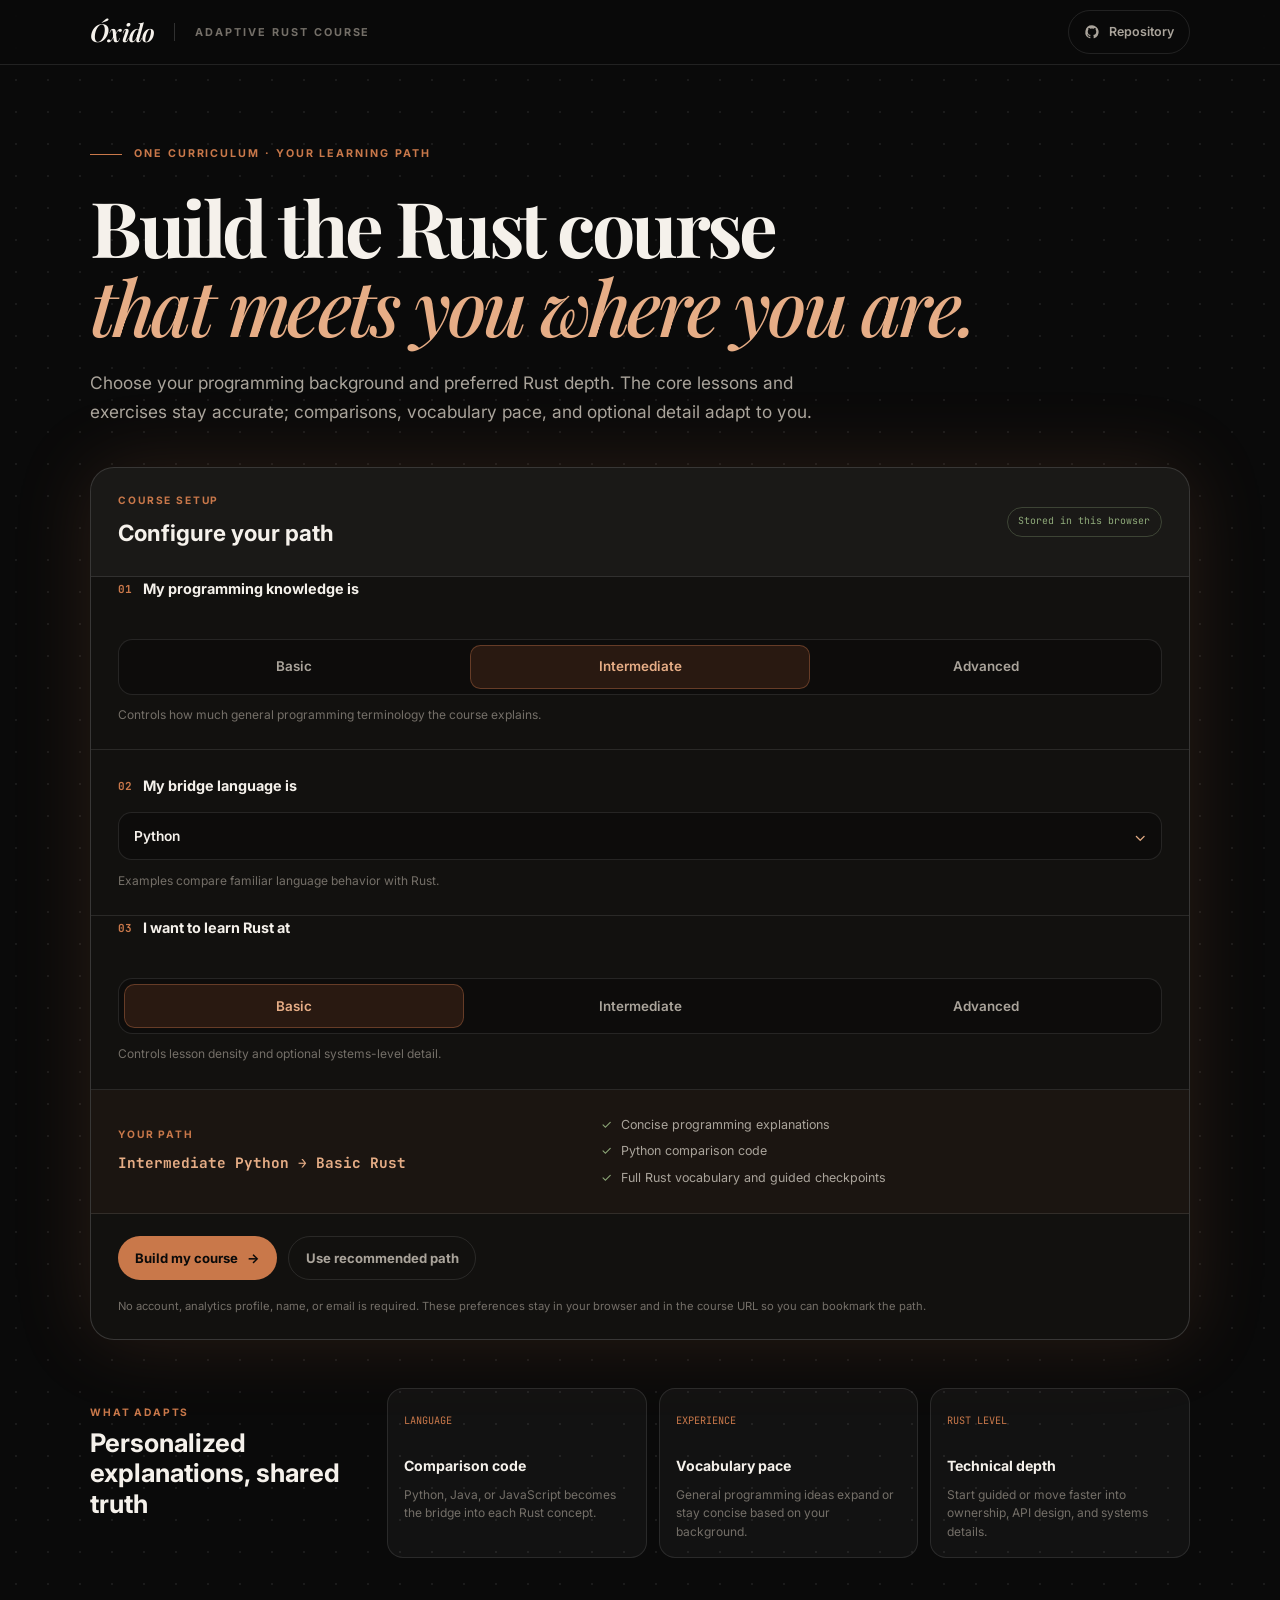
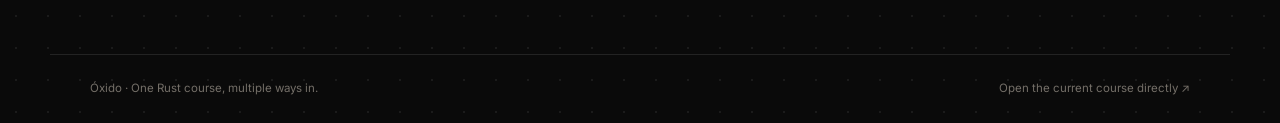
<file: index.html>
<!doctype html>
<html lang="en">
<head>
  <meta charset="utf-8">
  <meta name="viewport" content="width=device-width, initial-scale=1, viewport-fit=cover">
  <meta name="theme-color" content="#0a0a0a">
  <meta name="description" content="Build a Rust learning path from your programming background and preferred difficulty.">
  <title>Óxido — Build your Rust course</title>
  <link rel="preconnect" href="https://fonts.googleapis.com">
  <link rel="preconnect" href="https://fonts.gstatic.com" crossorigin>
  <link href="https://fonts.googleapis.com/css2?family=Inter:wght@400;500;600;700&amp;family=JetBrains+Mono:wght@400;500;600&amp;family=Playfair+Display:ital,wght@0,600;1,500;1,600&amp;display=swap" rel="stylesheet">
  <link rel="stylesheet" href="docs/assets/styles.css">
  <script src="docs/assets/profile.js?v=2" defer></script>
</head>
<body class="profile-page">
  <a class="skip-link" href="#course-builder">Skip to course builder</a>

  <header class="site-header profile-header">
    <div class="header-inner">
      <div class="brand-group">
        <a class="brand" href="./" aria-label="Óxido home">Óxido</a>
        <span class="course-label">Adaptive Rust course</span>
      </div>
      <a class="repo-link" href="https://github.com/lfreirecastello/oxidando" aria-label="Open course repository">
        <svg aria-hidden="true" viewBox="0 0 24 24"><path d="M12 2a10 10 0 0 0-3.16 19.49c.5.09.68-.22.68-.48v-1.87c-2.78.6-3.37-1.18-3.37-1.18-.45-1.16-1.11-1.47-1.11-1.47-.91-.62.07-.61.07-.61 1 .07 1.53 1.03 1.53 1.03.9 1.53 2.35 1.09 2.92.83.09-.65.35-1.09.64-1.34-2.22-.25-4.56-1.11-4.56-4.94 0-1.09.39-1.98 1.03-2.68-.1-.25-.45-1.27.1-2.64 0 0 .84-.27 2.75 1.02A9.6 9.6 0 0 1 12 6.82a9.6 9.6 0 0 1 2.5.34c1.91-1.29 2.75-1.02 2.75-1.02.55 1.37.2 2.39.1 2.64.64.7 1.03 1.59 1.03 2.68 0 3.84-2.34 4.68-4.57 4.93.36.31.68.92.68 1.86v2.76c0 .27.18.58.69.48A10 10 0 0 0 12 2Z"/></svg>
        <span>Repository</span>
      </a>
    </div>
  </header>

  <main class="profile-shell" id="course-builder">
    <section class="profile-intro" aria-labelledby="builder-title">
      <p class="section-kicker"><span></span>One curriculum · your learning path</p>
      <h1 id="builder-title">Build the Rust course <em>that meets you where you are.</em></h1>
      <p>Choose your programming background and preferred Rust depth. The core lessons and exercises stay accurate; comparisons, vocabulary pace, and optional detail adapt to you.</p>
    </section>

    <form class="course-builder-card" id="profile-form" action="docs/" method="get">
      <div class="builder-heading">
        <div>
          <p class="eyebrow">Course setup</p>
          <h2>Configure your path</h2>
        </div>
        <span class="privacy-badge">Stored in this browser</span>
      </div>

      <fieldset class="profile-field">
        <legend><span>01</span> My programming knowledge is</legend>
        <div class="segmented-control">
          <label><input type="radio" name="knowledge" value="basic"><span>Basic</span></label>
          <label><input type="radio" name="knowledge" value="intermediate" checked><span>Intermediate</span></label>
          <label><input type="radio" name="knowledge" value="advanced"><span>Advanced</span></label>
        </div>
        <p>Controls how much general programming terminology the course explains.</p>
      </fieldset>

      <div class="profile-field">
        <label for="language"><span class="field-legend"><b>02</b> My bridge language is</span></label>
        <div class="select-wrap">
          <select id="language" name="language">
            <option value="python">Python</option>
            <option value="java">Java</option>
            <option value="javascript" selected>JavaScript</option>
          </select>
          <span aria-hidden="true">⌄</span>
        </div>
        <p>Examples compare familiar language behavior with Rust.</p>
      </div>

      <fieldset class="profile-field">
        <legend><span>03</span> I want to learn Rust at</legend>
        <div class="segmented-control">
          <label><input type="radio" name="rust" value="basic" checked><span>Basic</span></label>
          <label><input type="radio" name="rust" value="intermediate"><span>Intermediate</span></label>
          <label><input type="radio" name="rust" value="advanced"><span>Advanced</span></label>
        </div>
        <p>Controls lesson density and optional systems-level detail.</p>
      </fieldset>

      <section class="path-preview" aria-live="polite">
        <div>
          <span class="eyebrow">Your path</span>
          <strong id="path-summary">Intermediate JavaScript → Basic Rust</strong>
        </div>
        <ul>
          <li id="pace-summary">Concise programming explanations</li>
          <li id="bridge-summary">JavaScript comparison code</li>
          <li id="depth-summary">Full Rust vocabulary and guided checkpoints</li>
        </ul>
      </section>

      <div class="builder-actions">
        <button class="primary-action" type="submit">Build my course <span aria-hidden="true">→</span></button>
        <button class="secondary-action" id="recommended-path" type="button">Use recommended path</button>
      </div>
      <p class="privacy-note">No account, analytics profile, name, or email is required. These preferences stay in your browser and in the course URL so you can bookmark the path.</p>
    </form>

    <section class="adaptation-grid" aria-labelledby="adaptation-title">
      <div>
        <p class="eyebrow">What adapts</p>
        <h2 id="adaptation-title">Personalized explanations, shared truth</h2>
      </div>
      <article><span>Language</span><strong>Comparison code</strong><p>Python, Java, or JavaScript becomes the bridge into each Rust concept.</p></article>
      <article><span>Experience</span><strong>Vocabulary pace</strong><p>General programming ideas expand or stay concise based on your background.</p></article>
      <article><span>Rust level</span><strong>Technical depth</strong><p>Start guided or move faster into ownership, API design, and systems details.</p></article>
    </section>
  </main>

  <footer class="site-footer profile-footer">
    <span>Óxido · One Rust course, multiple ways in.</span>
    <a href="docs/">Open the current course directly <span aria-hidden="true">↗</span></a>
  </footer>
</body>
</html>
</file>
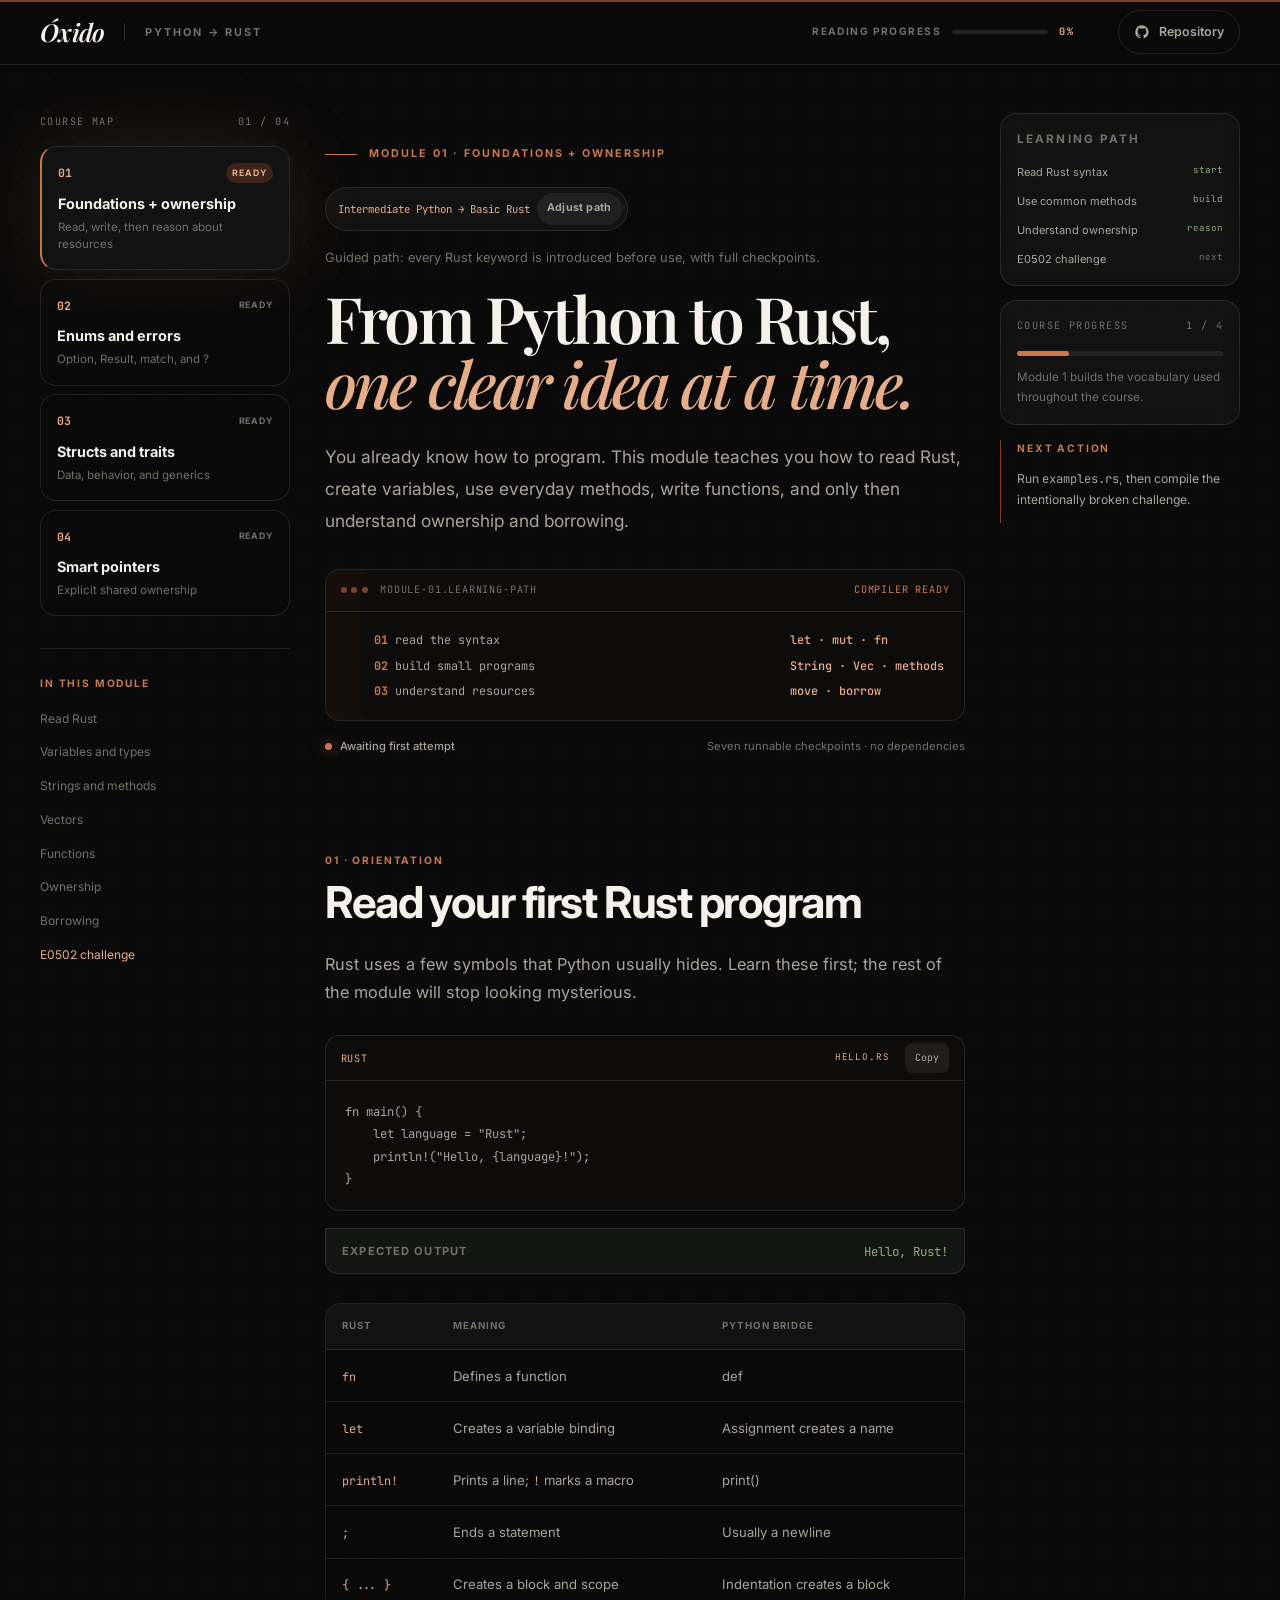
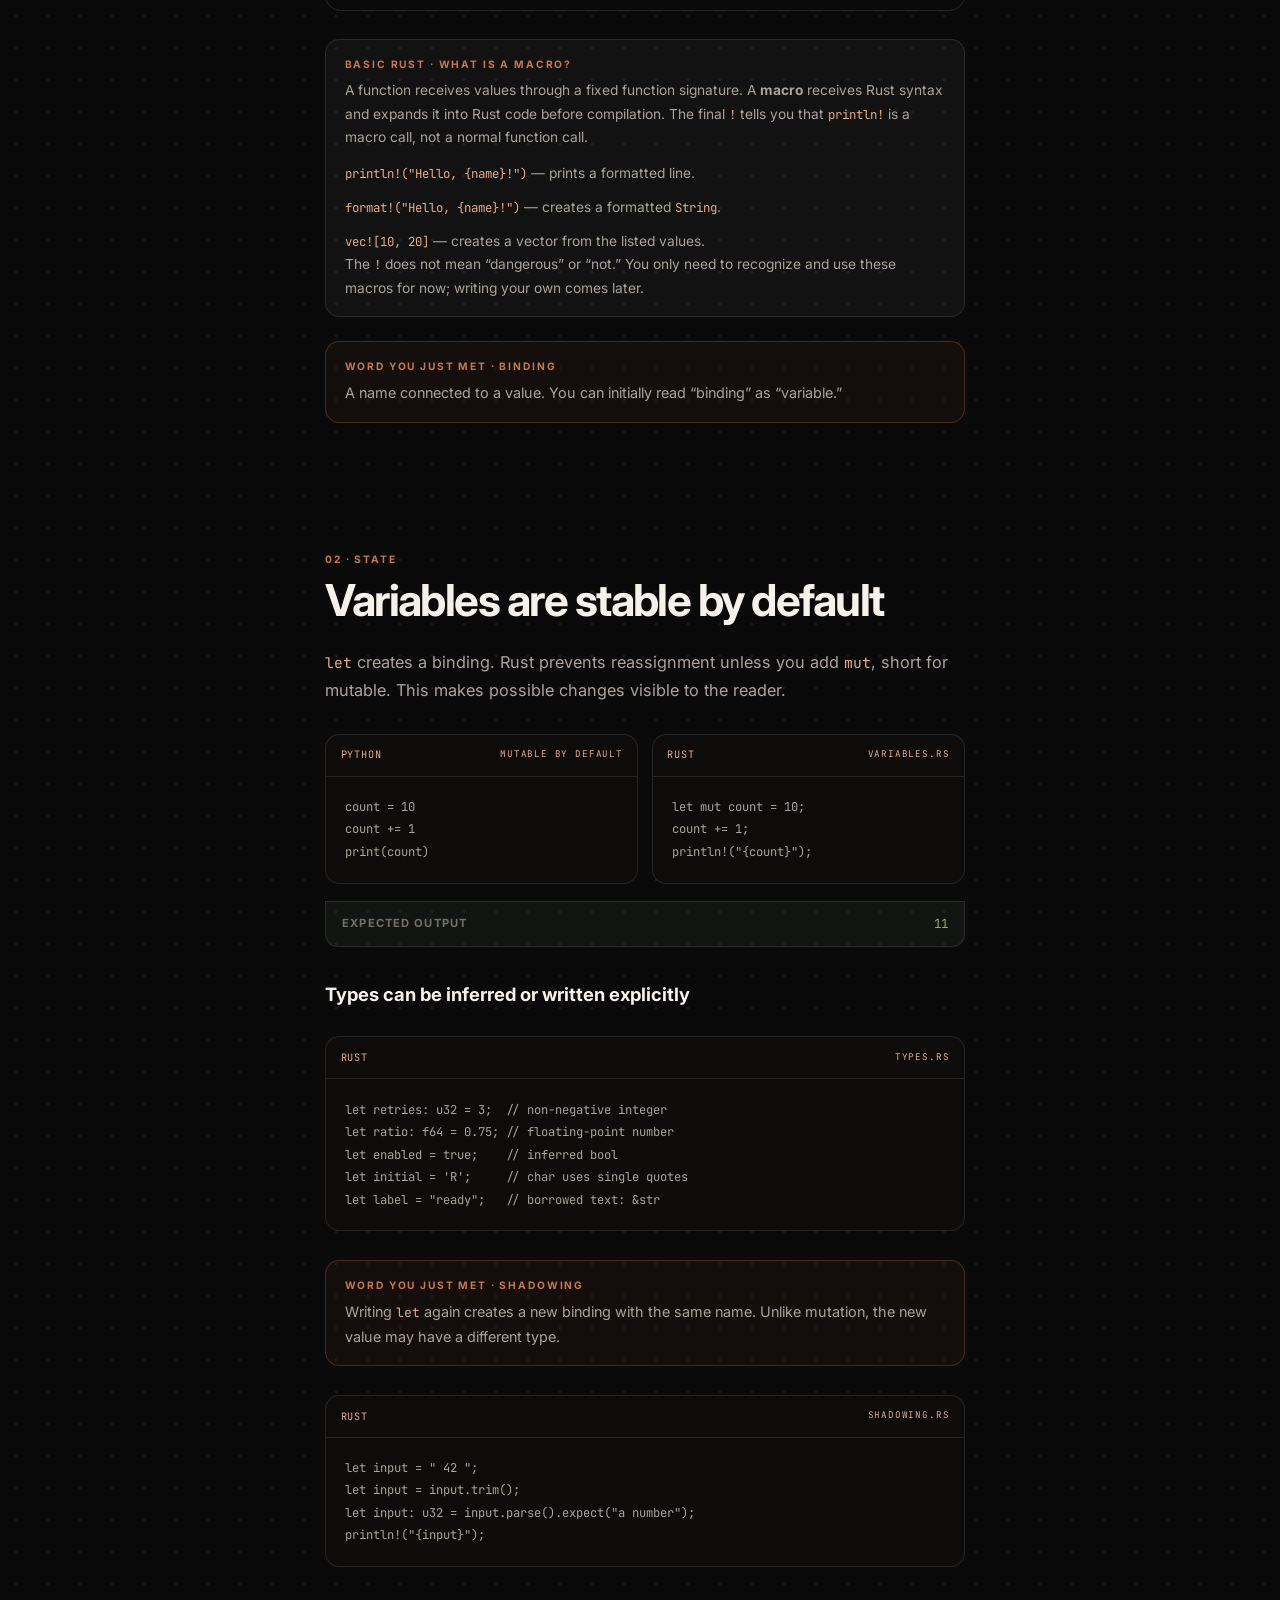
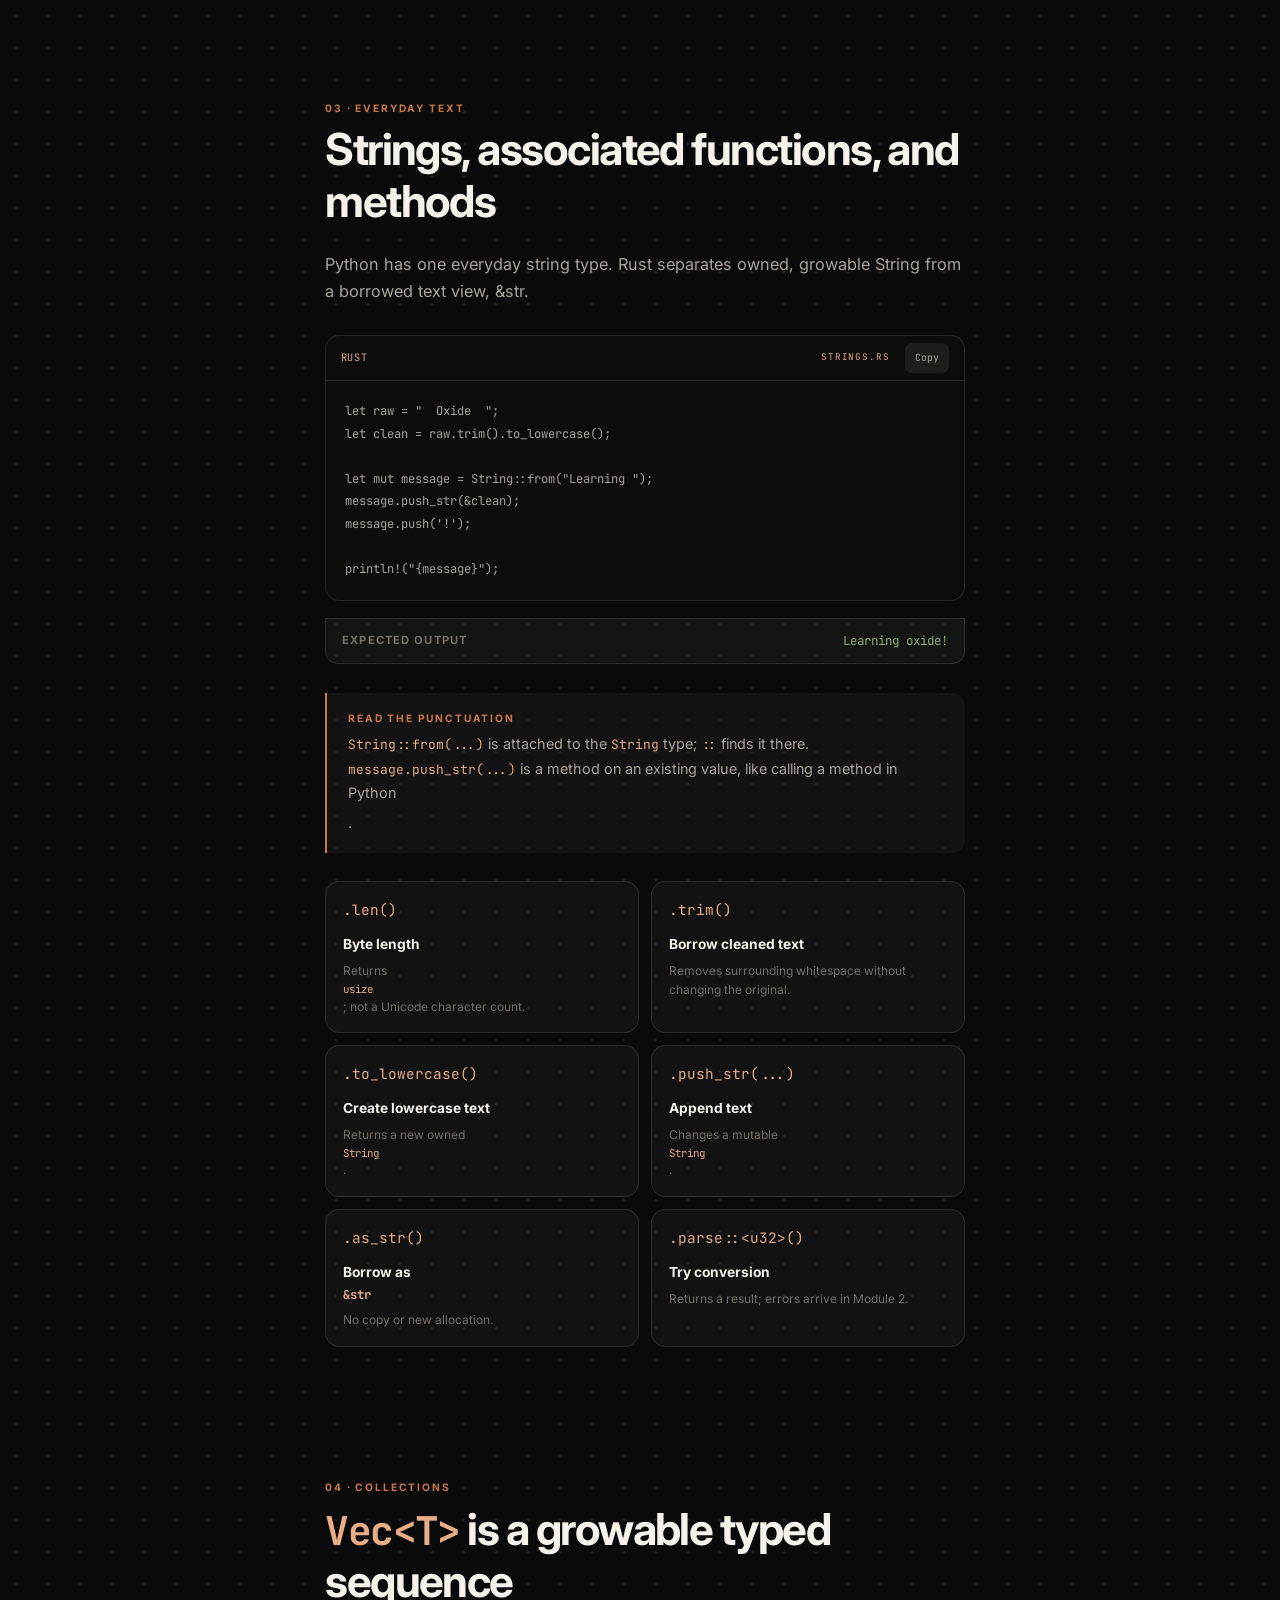
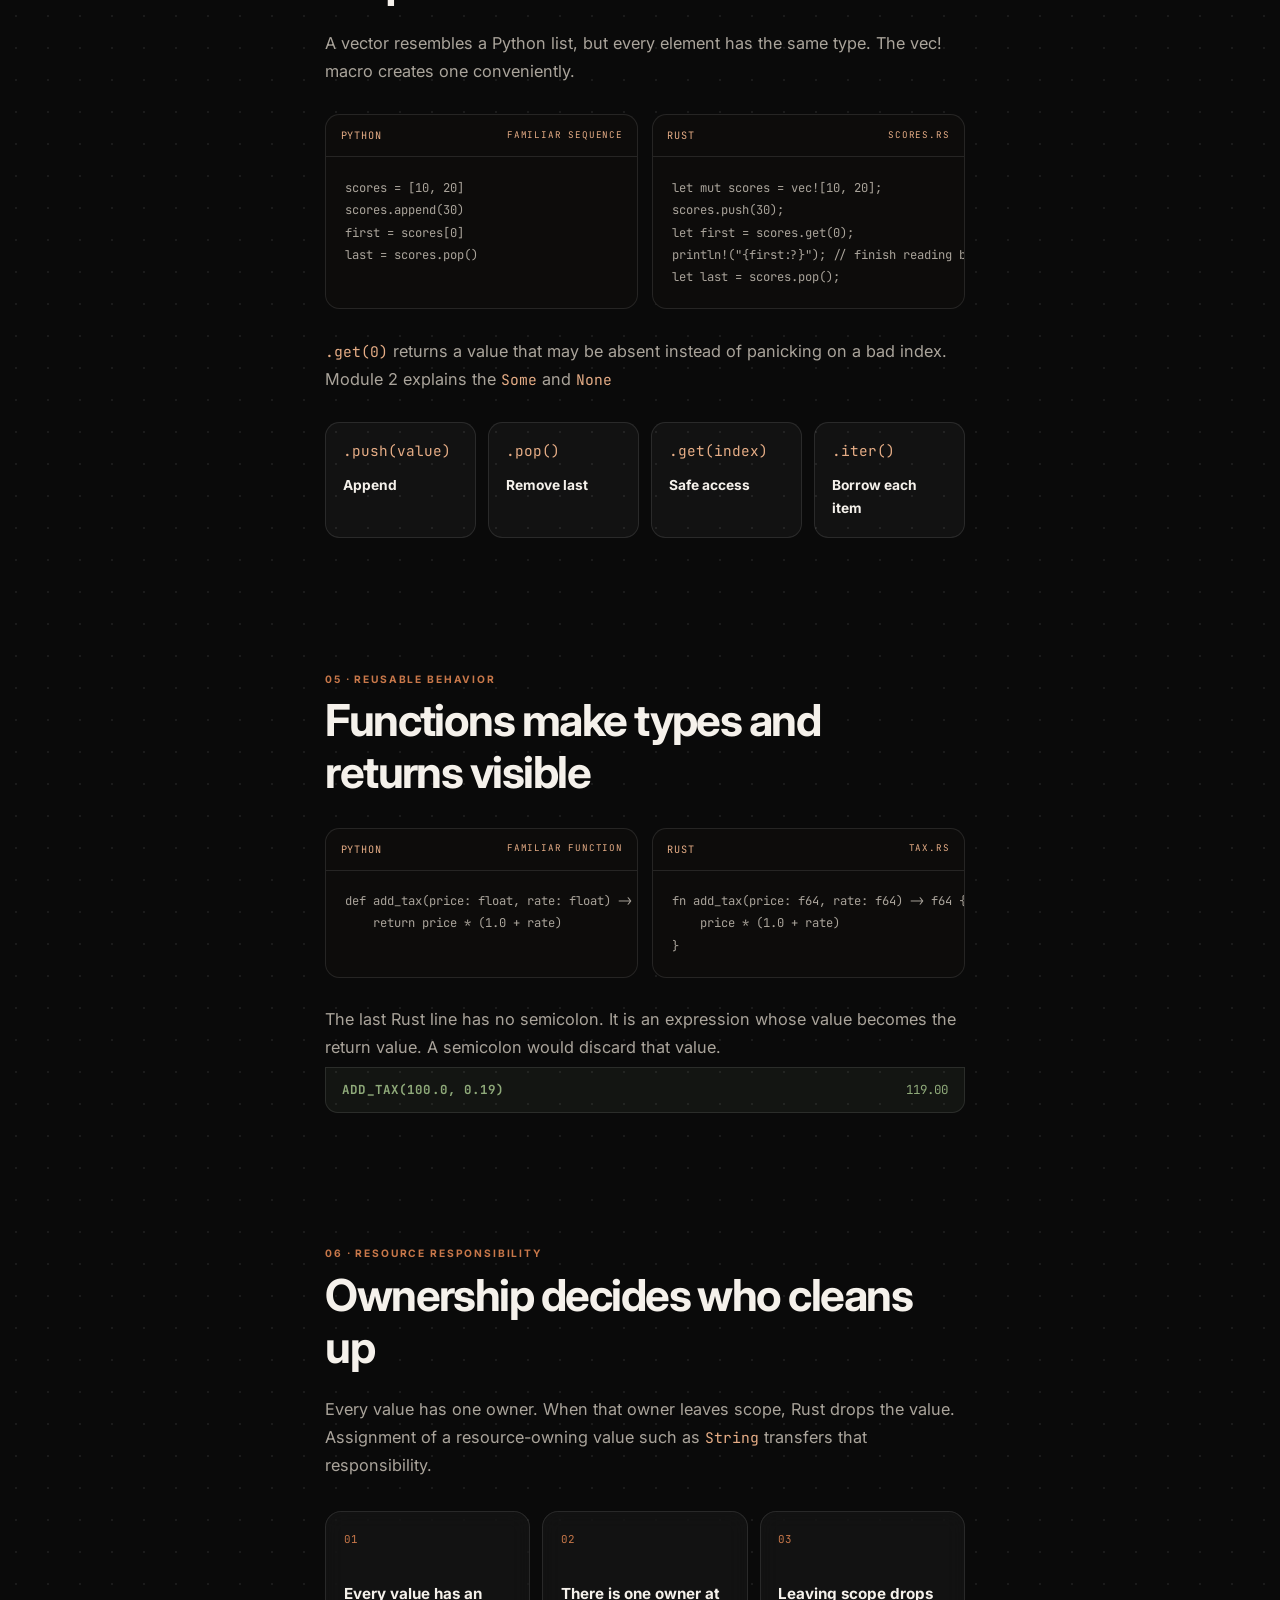
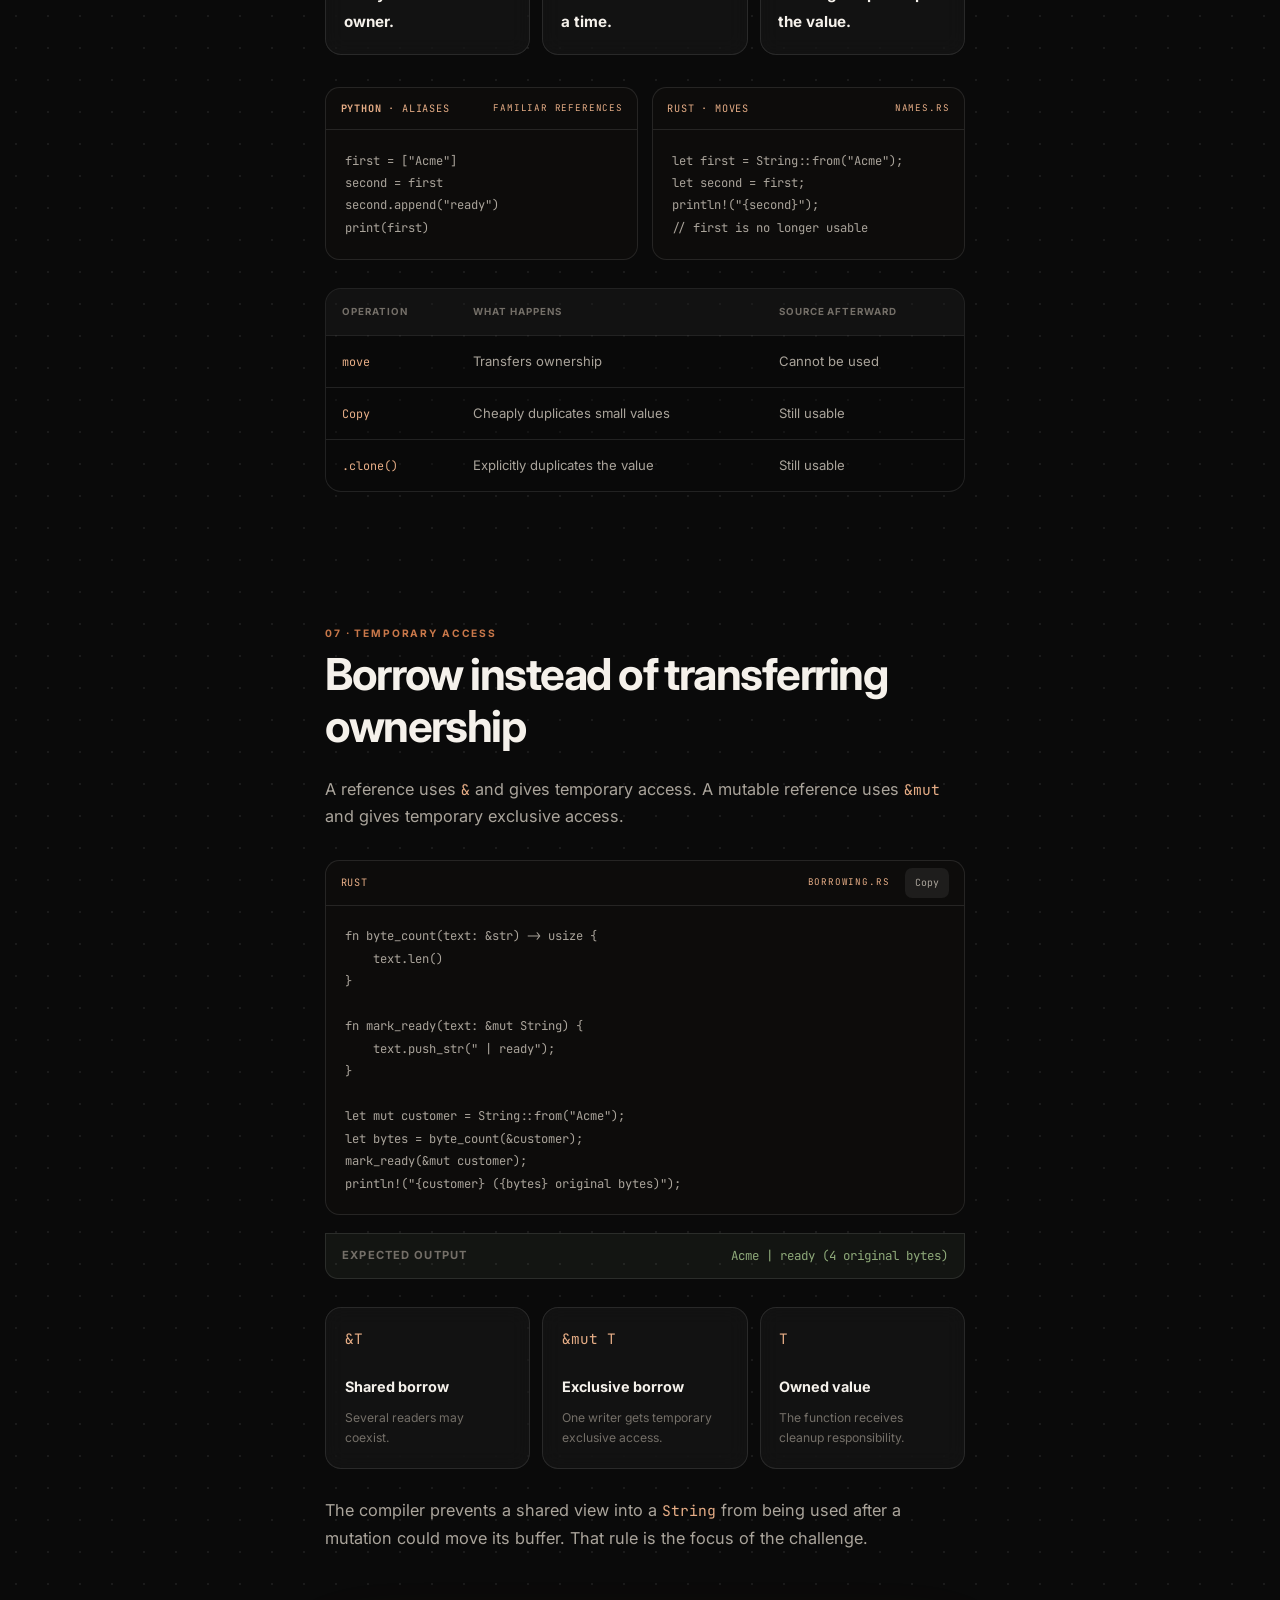
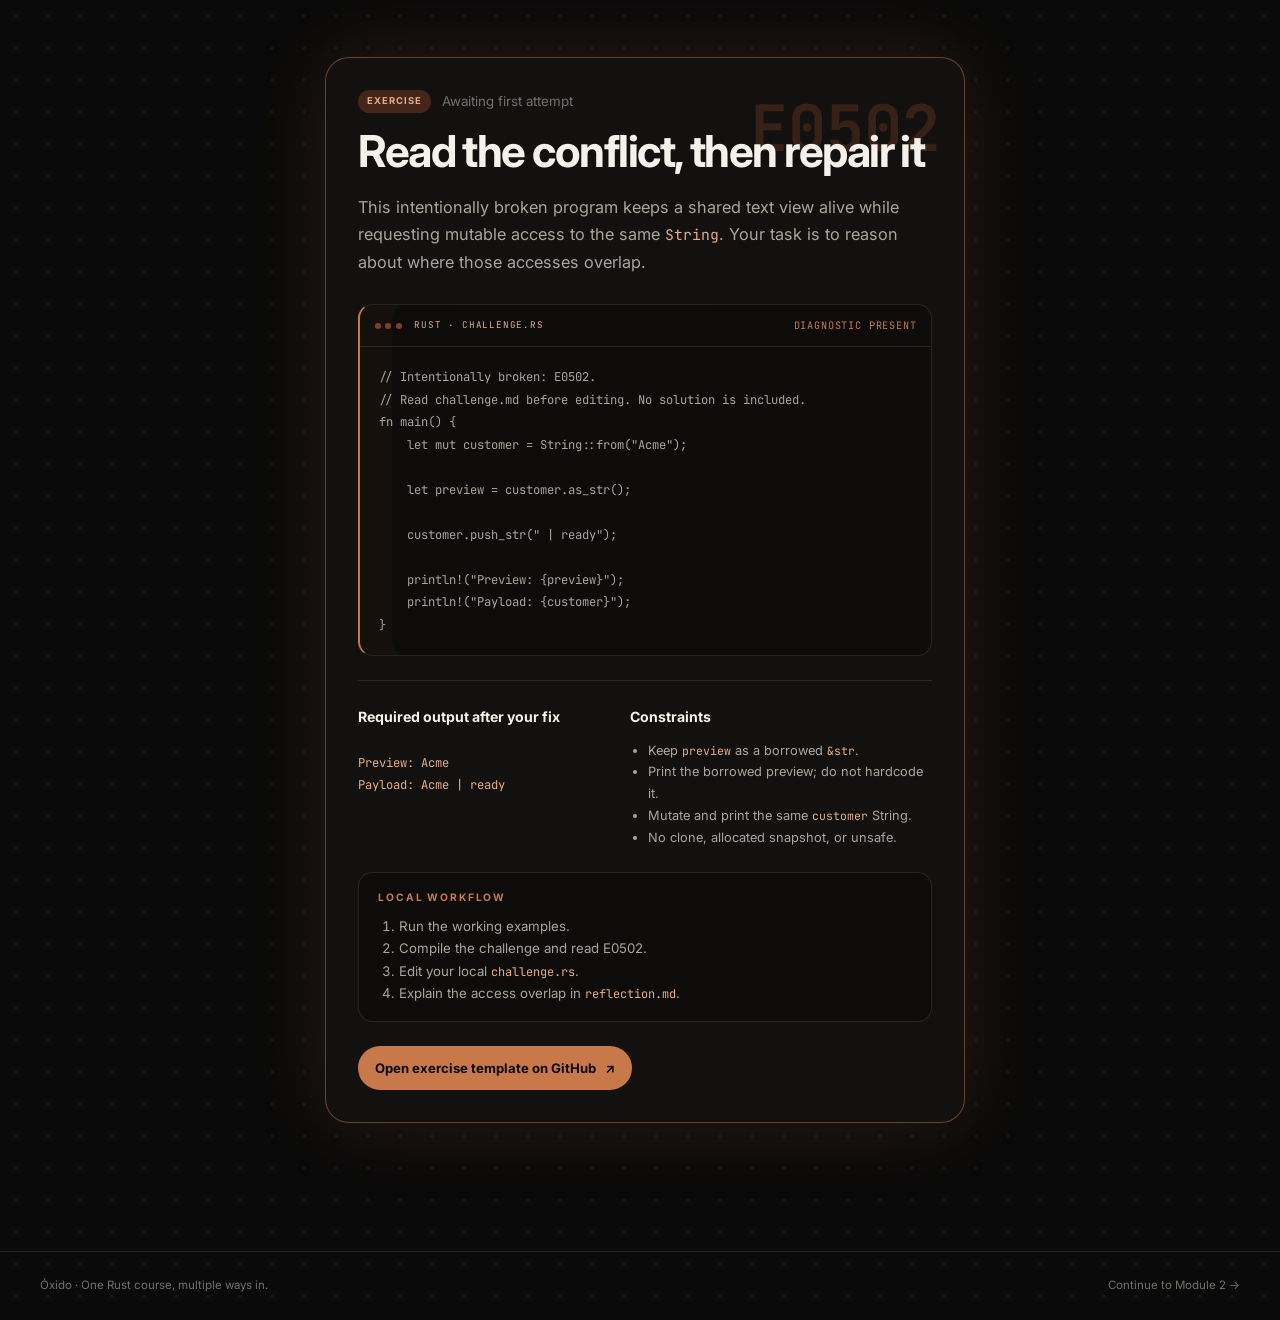
<file: docs/index.html>
<!doctype html>
<html lang="en">
<head>
  <meta charset="utf-8">
  <meta name="viewport" content="width=device-width, initial-scale=1, viewport-fit=cover">
  <meta name="theme-color" content="#0a0a0a">
  <meta name="description" content="Óxido: learn Rust foundations and ownership through familiar language comparisons and runnable examples.">
  <title>Óxido — Adaptive Rust course</title>
  <link rel="preconnect" href="https://fonts.googleapis.com">
  <link rel="preconnect" href="https://fonts.gstatic.com" crossorigin>
  <link href="https://fonts.googleapis.com/css2?family=Inter:wght@400;500;600;700&amp;family=JetBrains+Mono:wght@400;500;600&amp;family=Playfair+Display:ital,wght@0,600;1,500;1,600&amp;display=swap" rel="stylesheet">
  <link rel="stylesheet" href="assets/styles.css">
  <script src="assets/app.js" defer></script>
  <script src="assets/profile.js?v=3" defer></script>
</head>
<body data-course-page data-builder-href="../">
  <a class="skip-link" href="#lesson">Skip to lesson</a>
  <div class="reading-progress" aria-hidden="true"><span id="reading-progress-bar"></span></div>

  <header class="site-header">
    <div class="header-inner">
      <div class="brand-group">
        <details class="mobile-menu" id="mobile-menu">
          <summary aria-label="Open course navigation">
            <svg aria-hidden="true" viewBox="0 0 24 24"><path d="M4 7h16M4 12h16M4 17h16"/></svg>
          </summary>
          <nav aria-label="Mobile course navigation" class="mobile-menu-panel">
            <p class="eyebrow">Module 1 navigation</p>
            <a href="#module-1"><span>Foundations + ownership</span><small>Ready</small></a>
            <a href="#read-rust">Read Rust</a>
            <a href="#variables">Variables</a>
            <a href="#strings">Strings and methods</a>
            <a href="#vectors">Vectors</a>
            <a href="#functions">Functions</a>
            <a href="#ownership">Ownership</a>
            <a href="#borrowing">Borrowing</a>
            <a href="#challenge">E0502 challenge</a>
            <a data-module-link href="modules/02/">Next: Module 2 <span aria-hidden="true">→</span></a>
          </nav>
        </details>

        <a class="brand" href="#top" aria-label="Óxido home">Óxido</a>
        <span class="course-label" id="course-language-label">Python → Rust</span>
      </div>

      <div class="header-actions">
        <div class="header-progress" aria-label="Module reading progress">
          <span>Reading progress</span>
          <span class="progress-track"><span id="header-progress-bar"></span></span>
          <output id="progress-value">0%</output>
        </div>
        <a class="repo-link" href="https://github.com/lfreirecastello/oxidando" aria-label="Open course repository">
          <svg aria-hidden="true" viewBox="0 0 24 24"><path d="M12 2a10 10 0 0 0-3.16 19.49c.5.09.68-.22.68-.48v-1.87c-2.78.6-3.37-1.18-3.37-1.18-.45-1.16-1.11-1.47-1.11-1.47-.91-.62.07-.61.07-.61 1 .07 1.53 1.03 1.53 1.03.9 1.53 2.35 1.09 2.92.83.09-.65.35-1.09.64-1.34-2.22-.25-4.56-1.11-4.56-4.94 0-1.09.39-1.98 1.03-2.68-.1-.25-.45-1.27.1-2.64 0 0 .84-.27 2.75 1.02A9.6 9.6 0 0 1 12 6.82a9.6 9.6 0 0 1 2.5.34c1.91-1.29 2.75-1.02 2.75-1.02.55 1.37.2 2.39.1 2.64.64.7 1.03 1.59 1.03 2.68 0 3.84-2.34 4.68-4.57 4.93.36.31.68.92.68 1.86v2.76c0 .27.18.58.69.48A10 10 0 0 0 12 2Z"/></svg>
          <span>Repository</span>
        </a>
      </div>
    </div>
  </header>

  <div class="page-shell" id="top">
    <aside class="course-sidebar" aria-label="Course map">
      <div class="sticky-panel">
        <div class="sidebar-heading"><span>Course map</span><span>01 / 04</span></div>
        <nav class="module-list">
          <a class="module-card active" href="#module-1">
            <span class="module-meta"><b>01</b><small>Ready</small></span>
            <strong>Foundations + ownership</strong>
            <span>Read, write, then reason about resources</span>
          </a>
          <a class="module-card" data-module-link href="modules/02/">
            <span class="module-meta"><b>02</b><small>Ready</small></span>
            <strong>Enums and errors</strong>
            <span>Option, Result, match, and ?</span>
          </a>
          <a class="module-card" data-module-link href="modules/03/">
            <span class="module-meta"><b>03</b><small>Ready</small></span>
            <strong>Structs and traits</strong>
            <span>Data, behavior, and generics</span>
          </a>
          <a class="module-card" data-module-link href="modules/04/">
            <span class="module-meta"><b>04</b><small>Ready</small></span>
            <strong>Smart pointers</strong>
            <span>Explicit shared ownership</span>
          </a>
        </nav>

        <nav class="outline" aria-label="Module 1 sections">
          <p class="eyebrow">In this module</p>
          <a href="#read-rust">Read Rust</a>
          <a href="#variables">Variables and types</a>
          <a href="#strings">Strings and methods</a>
          <a href="#vectors">Vectors</a>
          <a href="#functions">Functions</a>
          <a href="#ownership">Ownership</a>
          <a href="#borrowing">Borrowing</a>
          <a href="#challenge">E0502 challenge</a>
        </nav>
      </div>
    </aside>

    <main id="lesson">
      <section class="hero" id="module-1" aria-labelledby="module-title">
        <p class="section-kicker"><span></span>Module 01 · Foundations + ownership</p>
        <div class="active-profile" aria-label="Active course path">
          <span id="active-path">Intermediate Python → Basic Rust</span>
          <a id="adjust-path" href="../">Adjust path</a>
        </div>
        <p class="depth-copy" id="depth-copy">Guided path: every Rust keyword is introduced before use, with full checkpoints.</p>
        <h1 id="module-title">From <span id="hero-language">Python</span> to Rust, <em>one clear idea at a time.</em></h1>
        <p class="hero-copy">You already know how to program. This module teaches you how to read Rust, create variables, use everyday methods, write functions, and only then understand ownership and borrowing.</p>

        <div class="terminal trace-terminal" aria-label="Module learning path">
          <div class="terminal-bar">
            <span class="terminal-dots" aria-hidden="true"><i></i><i></i><i></i></span>
            <span>module-01.learning-path</span>
            <span class="terminal-state">compiler ready</span>
          </div>
          <div class="trace-lines">
            <span><b>01</b> read the syntax</span><strong>let · mut · fn</strong>
            <span><b>02</b> build small programs</span><strong>String · Vec · methods</strong>
            <span><b>03</b> understand resources</span><strong>move · borrow</strong>
          </div>
        </div>

        <div class="module-status">
          <span><i></i><b>Awaiting first attempt</b></span>
          <span>Seven runnable checkpoints · no dependencies</span>
        </div>
      </section>

      <section class="lesson-section" id="read-rust">
        <header class="section-heading">
          <p class="eyebrow">01 · Orientation</p>
          <h2>Read your first Rust program</h2>
        </header>
        <p id="orientation-bridge-copy">Rust uses a few symbols that Python usually hides. Learn these first; the rest of the module will stop looking mysterious.</p>

        <article class="code-card wide">
          <header><span>Rust</span><code>hello.rs</code><button type="button" data-copy aria-label="Copy first Rust program">Copy</button></header>
          <pre><code>fn main() {
    let language = "Rust";
    println!("Hello, {language}!");
}</code></pre>
        </article>

        <div class="checkpoint"><span>Expected output</span><code>Hello, Rust!</code></div>

        <div class="table-wrap">
          <table>
            <thead><tr><th>Rust</th><th>Meaning</th><th id="bridge-column-heading">Python bridge</th></tr></thead>
            <tbody>
              <tr><td data-label="Rust"><code>fn</code></td><td data-label="Meaning">Defines a function</td><td data-label="Python" data-bridge-glossary="function">def</td></tr>
              <tr><td data-label="Rust"><code>let</code></td><td data-label="Meaning">Creates a variable binding</td><td data-label="Python" data-bridge-glossary="binding">Assignment creates a name</td></tr>
              <tr><td data-label="Rust"><code>println!</code></td><td data-label="Meaning">Prints a line; <code>!</code> marks a macro</td><td data-label="Python" data-bridge-glossary="print">print()</td></tr>
              <tr><td data-label="Rust"><code>;</code></td><td data-label="Meaning">Ends a statement</td><td data-label="Python" data-bridge-glossary="semicolon">Usually a newline</td></tr>
              <tr><td data-label="Rust"><code>{ ... }</code></td><td data-label="Meaning">Creates a block and scope</td><td data-label="Python" data-bridge-glossary="block">Indentation creates a block</td></tr>
            </tbody>
          </table>
        </div>

        <aside class="level-detail level-basic" aria-label="Basic Rust explanation of macros">
          <span class="eyebrow">Basic Rust · what is a macro?</span>
          <p>A function receives values through a fixed function signature. A <strong>macro</strong> receives Rust syntax and expands it into Rust code before compilation. The final <code>!</code> tells you that <code>println!</code> is a macro call, not a normal function call.</p>
          <ul class="vocabulary-list">
            <li><code>println!("Hello, {name}!")</code> — prints a formatted line.</li>
            <li><code>format!("Hello, {name}!")</code> — creates a formatted <code>String</code>.</li>
            <li><code>vec![10, 20]</code> — creates a vector from the listed values.</li>
          </ul>
          <p>The <code>!</code> does not mean “dangerous” or “not.” You only need to recognize and use these macros for now; writing your own comes later.</p>
        </aside>

        <div class="word-callout"><span class="eyebrow">Word you just met · binding</span><p>A name connected to a value. You can initially read “binding” as “variable.”</p></div>
      </section>

      <section class="lesson-section" id="variables">
        <header class="section-heading">
          <p class="eyebrow">02 · State</p>
          <h2>Variables are stable by default</h2>
        </header>
        <p><code>let</code> creates a binding. Rust prevents reassignment unless you add <code>mut</code>, short for mutable. This makes possible changes visible to the reader.</p>

        <div class="code-pair">
          <article class="code-card">
            <header><span data-bridge-name>Python</span><code id="variables-bridge-meta">mutable by default</code></header>
            <pre><code id="variables-bridge-code">count = 10
count += 1
print(count)</code></pre>
          </article>
          <article class="code-card">
            <header><span>Rust</span><code>variables.rs</code></header>
            <pre><code>let mut count = 10;
count += 1;
println!("{count}");</code></pre>
          </article>
        </div>
        <div class="checkpoint"><span>Expected output</span><code>11</code></div>

        <h3>Types can be inferred or written explicitly</h3>
        <article class="code-card wide">
          <header><span>Rust</span><code>types.rs</code></header>
          <pre><code>let retries: u32 = 3;  // non-negative integer
let ratio: f64 = 0.75; // floating-point number
let enabled = true;    // inferred bool
let initial = 'R';     // char uses single quotes
let label = "ready";   // borrowed text: &amp;str</code></pre>
        </article>

        <div class="word-callout"><span class="eyebrow">Word you just met · shadowing</span><p>Writing <code>let</code> again creates a new binding with the same name. Unlike mutation, the new value may have a different type.</p></div>
        <article class="code-card wide">
          <header><span>Rust</span><code>shadowing.rs</code></header>
          <pre><code>let input = " 42 ";
let input = input.trim();
let input: u32 = input.parse().expect("a number");
println!("{input}");</code></pre>
        </article>
      </section>

      <section class="lesson-section" id="strings">
        <header class="section-heading">
          <p class="eyebrow">03 · Everyday text</p>
          <h2>Strings, associated functions, and methods</h2>
        </header>
        <p id="strings-bridge-copy">Python has one everyday string type. In Rust, <code>String</code> owns growable text while <code>&amp;str</code> is a borrowed view of text.</p>

        <article class="code-card wide">
          <header><span>Rust</span><code>strings.rs</code><button type="button" data-copy aria-label="Copy String example">Copy</button></header>
          <pre><code>let raw = "  Oxide  ";
let clean = raw.trim().to_lowercase();

let mut message = String::from("Learning ");
message.push_str(&amp;clean);
message.push('!');

println!("{message}");</code></pre>
        </article>
        <div class="checkpoint"><span>Expected output</span><code>Learning oxide!</code></div>

        <div class="bridge-callout">
          <span class="eyebrow">Read the punctuation</span>
          <p><code>String::from(...)</code> is attached to the <code>String</code> type; <code>::</code> finds it there. <code>message.push_str(...)</code> is a method on an existing value, like calling a method in <span data-bridge-name>Python</span>.</p>
        </div>

        <div class="method-grid">
          <article><code>.len()</code><strong>Byte length</strong><p>Returns <code>usize</code>; not a Unicode character count.</p></article>
          <article><code>.trim()</code><strong>Borrow cleaned text</strong><p>Removes surrounding whitespace without changing the original.</p></article>
          <article><code>.to_lowercase()</code><strong>Create lowercase text</strong><p>Returns a new owned <code>String</code>.</p></article>
          <article><code>.push_str(...)</code><strong>Append text</strong><p>Changes a mutable <code>String</code>.</p></article>
          <article><code>.as_str()</code><strong>Borrow as <code>&amp;str</code></strong><p>No copy or new allocation.</p></article>
          <article><code>.parse::&lt;u32&gt;()</code><strong>Try conversion</strong><p>Returns a result; errors arrive in Module 2.</p></article>
        </div>
      </section>

      <section class="lesson-section" id="vectors">
        <header class="section-heading">
          <p class="eyebrow">04 · Collections</p>
          <h2><code>Vec&lt;T&gt;</code> is a growable typed sequence</h2>
        </header>
        <p id="vectors-bridge-copy">A vector resembles a Python list, but every element has the same type. The <code>vec!</code> macro creates one conveniently.</p>

        <div class="code-pair">
          <article class="code-card">
            <header><span data-bridge-name>Python</span><code>familiar sequence</code></header>
            <pre><code id="vectors-bridge-code">scores = [10, 20]
scores.append(30)
first = scores[0]
last = scores.pop()</code></pre>
          </article>
          <article class="code-card">
            <header><span>Rust</span><code>scores.rs</code></header>
            <pre><code>let mut scores = vec![10, 20];
scores.push(30);
let first = scores.get(0);
println!("{first:?}"); // finish reading before mutation
let last = scores.pop();</code></pre>
          </article>
        </div>
        <p><code>.get(0)</code> returns a value that may be absent instead of panicking on a bad index. Module 2 explains the <code>Some</code> and <code>None</code possibilities.</p>

        <div class="method-grid compact-methods">
          <article><code>.push(value)</code><strong>Append</strong></article>
          <article><code>.pop()</code><strong>Remove last</strong></article>
          <article><code>.get(index)</code><strong>Safe access</strong></article>
          <article><code>.iter()</code><strong>Borrow each item</strong></article>
        </div>
      </section>

      <section class="lesson-section" id="functions">
        <header class="section-heading">
          <p class="eyebrow">05 · Reusable behavior</p>
          <h2>Functions make types and returns visible</h2>
        </header>
        <div class="code-pair">
          <article class="code-card">
            <header><span data-bridge-name>Python</span><code>familiar function</code></header>
            <pre><code id="functions-bridge-code">def add_tax(price: float, rate: float) -&gt; float:
    return price * (1.0 + rate)</code></pre>
          </article>
          <article class="code-card">
            <header><span>Rust</span><code>tax.rs</code></header>
            <pre><code>fn add_tax(price: f64, rate: f64) -&gt; f64 {
    price * (1.0 + rate)
}</code></pre>
          </article>
        </div>
        <p>The last Rust line has no semicolon. It is an expression whose value becomes the return value. A semicolon would discard that value.</p>
        <div class="checkpoint"><span><code>add_tax(100.0, 0.19)</code></span><code>119.00</code></div>
      </section>

      <section class="lesson-section" id="ownership">
        <header class="section-heading">
          <p class="eyebrow">06 · Resource responsibility</p>
          <h2>Ownership decides who cleans up</h2>
        </header>
        <p>Every value has one owner. When that owner leaves scope, Rust drops the value. Assignment of a resource-owning value such as <code>String</code> transfers that responsibility.</p>

        <ol class="rule-grid">
          <li><span>01</span><strong>Every value has an owner.</strong></li>
          <li><span>02</span><strong>There is one owner at a time.</strong></li>
          <li><span>03</span><strong>Leaving scope drops the value.</strong></li>
        </ol>

        <div class="code-pair">
          <article class="code-card">
            <header><span><b data-bridge-name>Python</b> · aliases</span><code>familiar references</code></header>
            <pre><code id="ownership-bridge-code">first = ["Acme"]
second = first
second.append("ready")
print(first)</code></pre>
          </article>
          <article class="code-card">
            <header><span>Rust · moves</span><code>names.rs</code></header>
            <pre><code>let first = String::from("Acme");
let second = first;
println!("{second}");
// first is no longer usable</code></pre>
          </article>
        </div>

        <div class="table-wrap">
          <table>
            <thead><tr><th>Operation</th><th>What happens</th><th>Source afterward</th></tr></thead>
            <tbody>
              <tr><td data-label="Operation"><code>move</code></td><td data-label="Meaning">Transfers ownership</td><td data-label="Source">Cannot be used</td></tr>
              <tr><td data-label="Operation"><code>Copy</code></td><td data-label="Meaning">Cheaply duplicates small values</td><td data-label="Source">Still usable</td></tr>
              <tr><td data-label="Operation"><code>.clone()</code></td><td data-label="Meaning">Explicitly duplicates the value</td><td data-label="Source">Still usable</td></tr>
            </tbody>
          </table>
        </div>
      </section>

      <section class="lesson-section" id="borrowing">
        <header class="section-heading">
          <p class="eyebrow">07 · Temporary access</p>
          <h2>Borrow instead of transferring ownership</h2>
        </header>
        <p>A reference uses <code>&amp;</code> and gives temporary access. A mutable reference uses <code>&amp;mut</code> and gives temporary exclusive access.</p>

        <article class="code-card wide">
          <header><span>Rust</span><code>borrowing.rs</code><button type="button" data-copy aria-label="Copy borrowing example">Copy</button></header>
          <pre><code>fn byte_count(text: &amp;str) -&gt; usize {
    text.len()
}

fn mark_ready(text: &amp;mut String) {
    text.push_str(" | ready");
}

let mut customer = String::from("Acme");
let bytes = byte_count(&amp;customer);
mark_ready(&amp;mut customer);
println!("{customer} ({bytes} original bytes)");</code></pre>
        </article>
        <div class="checkpoint"><span>Expected output</span><code>Acme | ready (4 original bytes)</code></div>

        <div class="contract-grid">
          <article><code>&amp;T</code><strong>Shared borrow</strong><p>Several readers may coexist.</p></article>
          <article><code>&amp;mut T</code><strong>Exclusive borrow</strong><p>One writer gets temporary exclusive access.</p></article>
          <article><code>T</code><strong>Owned value</strong><p>The function receives cleanup responsibility.</p></article>
        </div>
        <aside class="level-detail level-intermediate" aria-label="Intermediate Rust detail">
          <span class="eyebrow">Intermediate depth · API design</span>
          <p>Accept <code>&amp;str</code> when a function only needs to inspect text. Accept <code>String</code> when it must retain ownership. The signature communicates allocation and lifetime intent to every caller.</p>
        </aside>
        <aside class="level-detail level-advanced" aria-label="Advanced Rust detail">
          <span class="eyebrow">Advanced depth · capability model</span>
          <p>Treat <code>&amp;mut T</code> as a temporary exclusive capability, not merely a writable pointer. That exclusivity is what lets safe Rust prevent reference and iterator invalidation without a garbage collector.</p>
        </aside>
        <p>The compiler prevents a shared view into a <code>String</code> from being used after a mutation could move its buffer. That rule is the focus of the challenge.</p>
      </section>

      <section class="challenge" id="challenge" aria-labelledby="challenge-title">
        <span class="diagnostic-code" aria-hidden="true">E0502</span>
        <div class="challenge-status"><span>Exercise</span><small>Awaiting first attempt</small></div>
        <h2 id="challenge-title">Read the conflict, then repair it</h2>
        <p>This intentionally broken program keeps a shared text view alive while requesting mutable access to the same <code>String</code>. Your task is to reason about where those accesses overlap.</p>

        <article class="code-card challenge-code">
          <header>
            <span class="terminal-dots" aria-hidden="true"><i></i><i></i><i></i></span>
            <code>Rust · challenge.rs</code>
            <span class="terminal-state">diagnostic present</span>
          </header>
          <pre><code>// Intentionally broken: E0502.
// Read challenge.md before editing. No solution is included.
fn main() {
    let mut customer = String::from("Acme");

    let preview = customer.as_str();

    customer.push_str(" | ready");

    println!("Preview: {preview}");
    println!("Payload: {customer}");
}</code></pre>
        </article>

        <div class="challenge-grid">
          <div>
            <h3>Required output after your fix</h3>
            <pre>Preview: Acme
Payload: Acme | ready</pre>
          </div>
          <div>
            <h3>Constraints</h3>
            <ul>
              <li>Keep <code>preview</code> as a borrowed <code>&amp;str</code>.</li>
              <li>Print the borrowed preview; do not hardcode it.</li>
              <li>Mutate and print the same <code>customer</code> String.</li>
              <li>No clone, allocated snapshot, or unsafe.</li>
            </ul>
          </div>
        </div>

        <div class="workflow">
          <p class="eyebrow">Local workflow</p>
          <ol>
            <li>Run the working examples.</li>
            <li>Compile the challenge and read E0502.</li>
            <li>Edit your local <code>challenge.rs</code>.</li>
            <li>Explain the access overlap in <code>reflection.md</code>.</li>
          </ol>
        </div>
        <a class="primary-action" href="https://github.com/lfreirecastello/oxidando/blob/main/modules/01-ownership/challenge.template.rs">Open exercise template on GitHub <span aria-hidden="true">↗</span></a>
      </section>
    </main>

    <aside class="context-sidebar" aria-label="Current module context">
      <div class="sticky-panel">
        <section class="context-card">
          <p class="eyebrow">Learning path</p>
          <ul>
            <li><span>Read Rust syntax</span><small>start</small></li>
            <li><span>Use common methods</span><small>build</small></li>
            <li><span>Understand ownership</span><small>reason</small></li>
            <li><span>E0502 challenge</span><small>next</small></li>
          </ul>
        </section>
        <section class="context-card">
          <div class="sidebar-heading"><span>Course progress</span><span>1 / 4</span></div>
          <div class="course-progress"><span></span></div>
          <p>Module 1 builds the vocabulary used throughout the course.</p>
        </section>
        <section class="next-action">
          <p class="eyebrow">Next action</p>
          <p>Run <code>examples.rs</code>, then compile the intentionally broken challenge.</p>
        </section>
      </div>
    </aside>
  </div>

  <footer class="site-footer">
    <span>Óxido · One Rust course, multiple ways in.</span>
    <a data-module-link href="modules/02/">Continue to Module 2 <span aria-hidden="true">→</span></a>
  </footer>
</body>
</html>
</file>
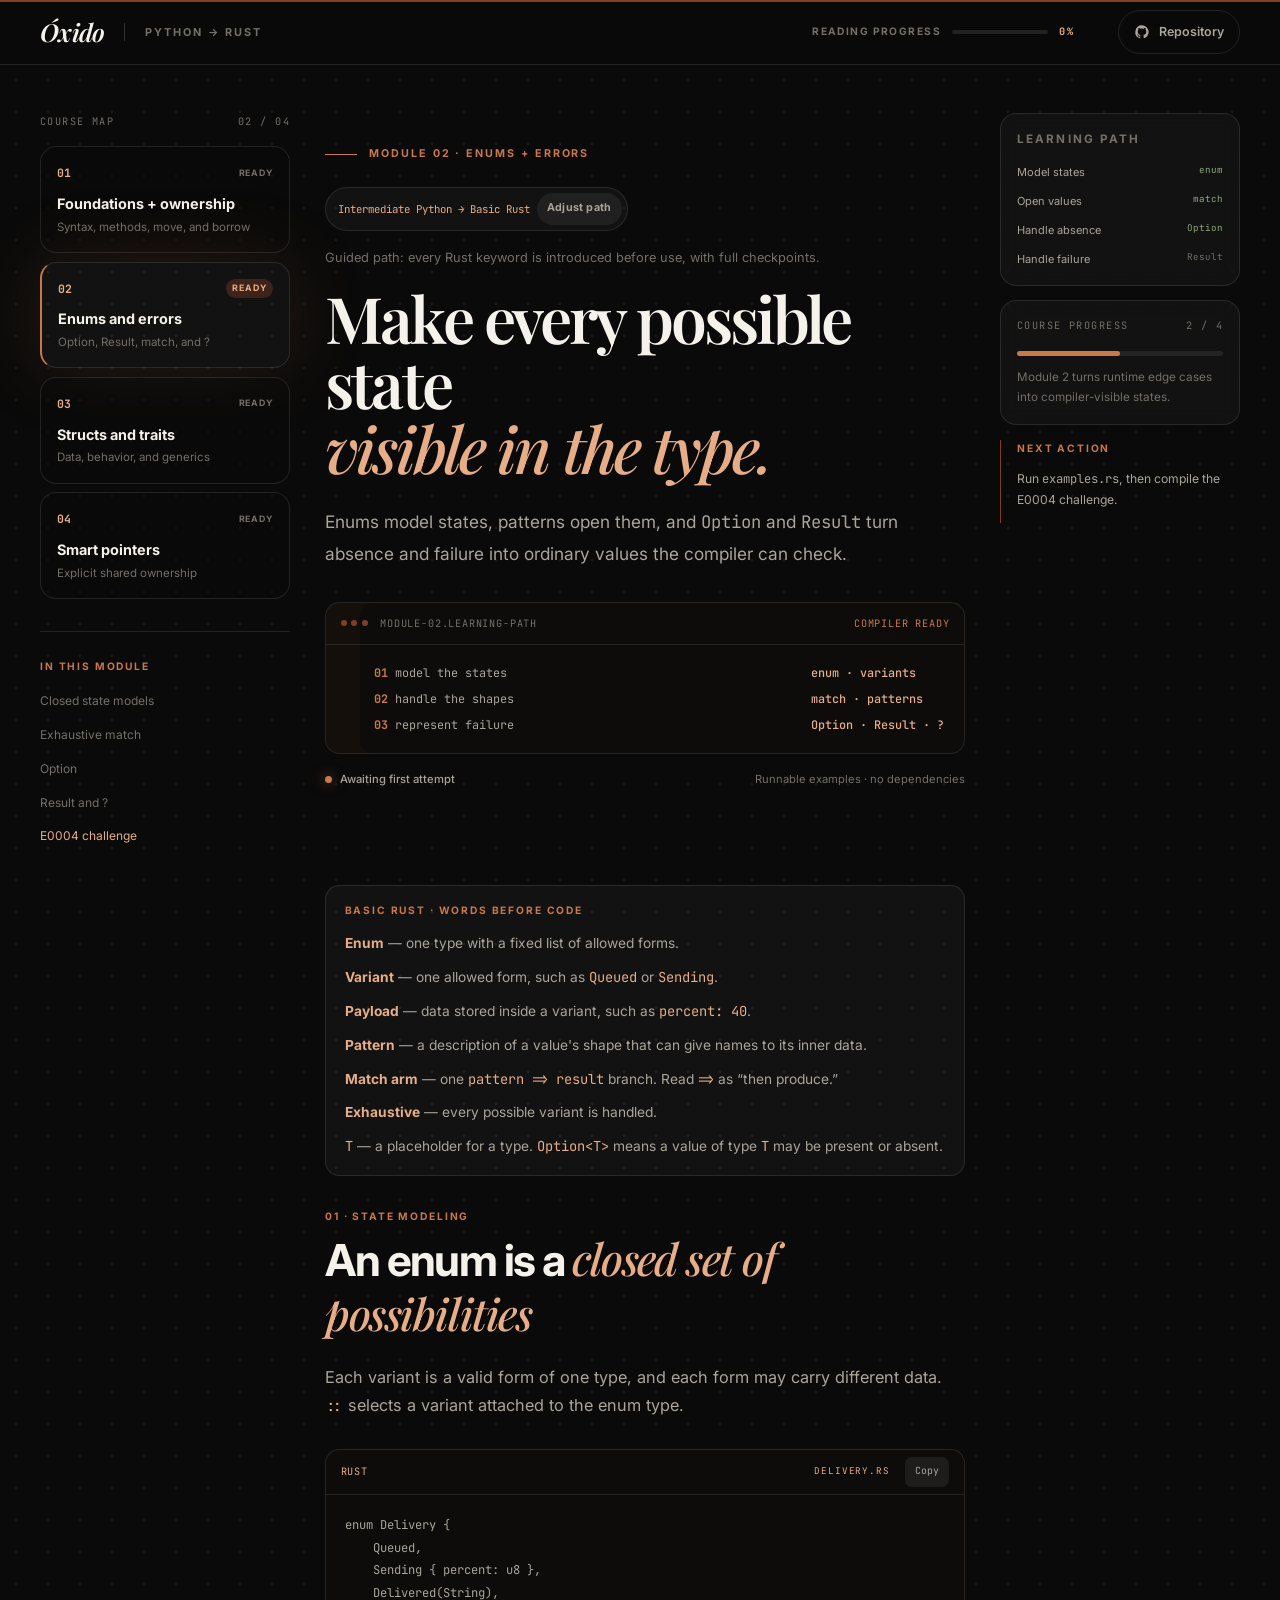
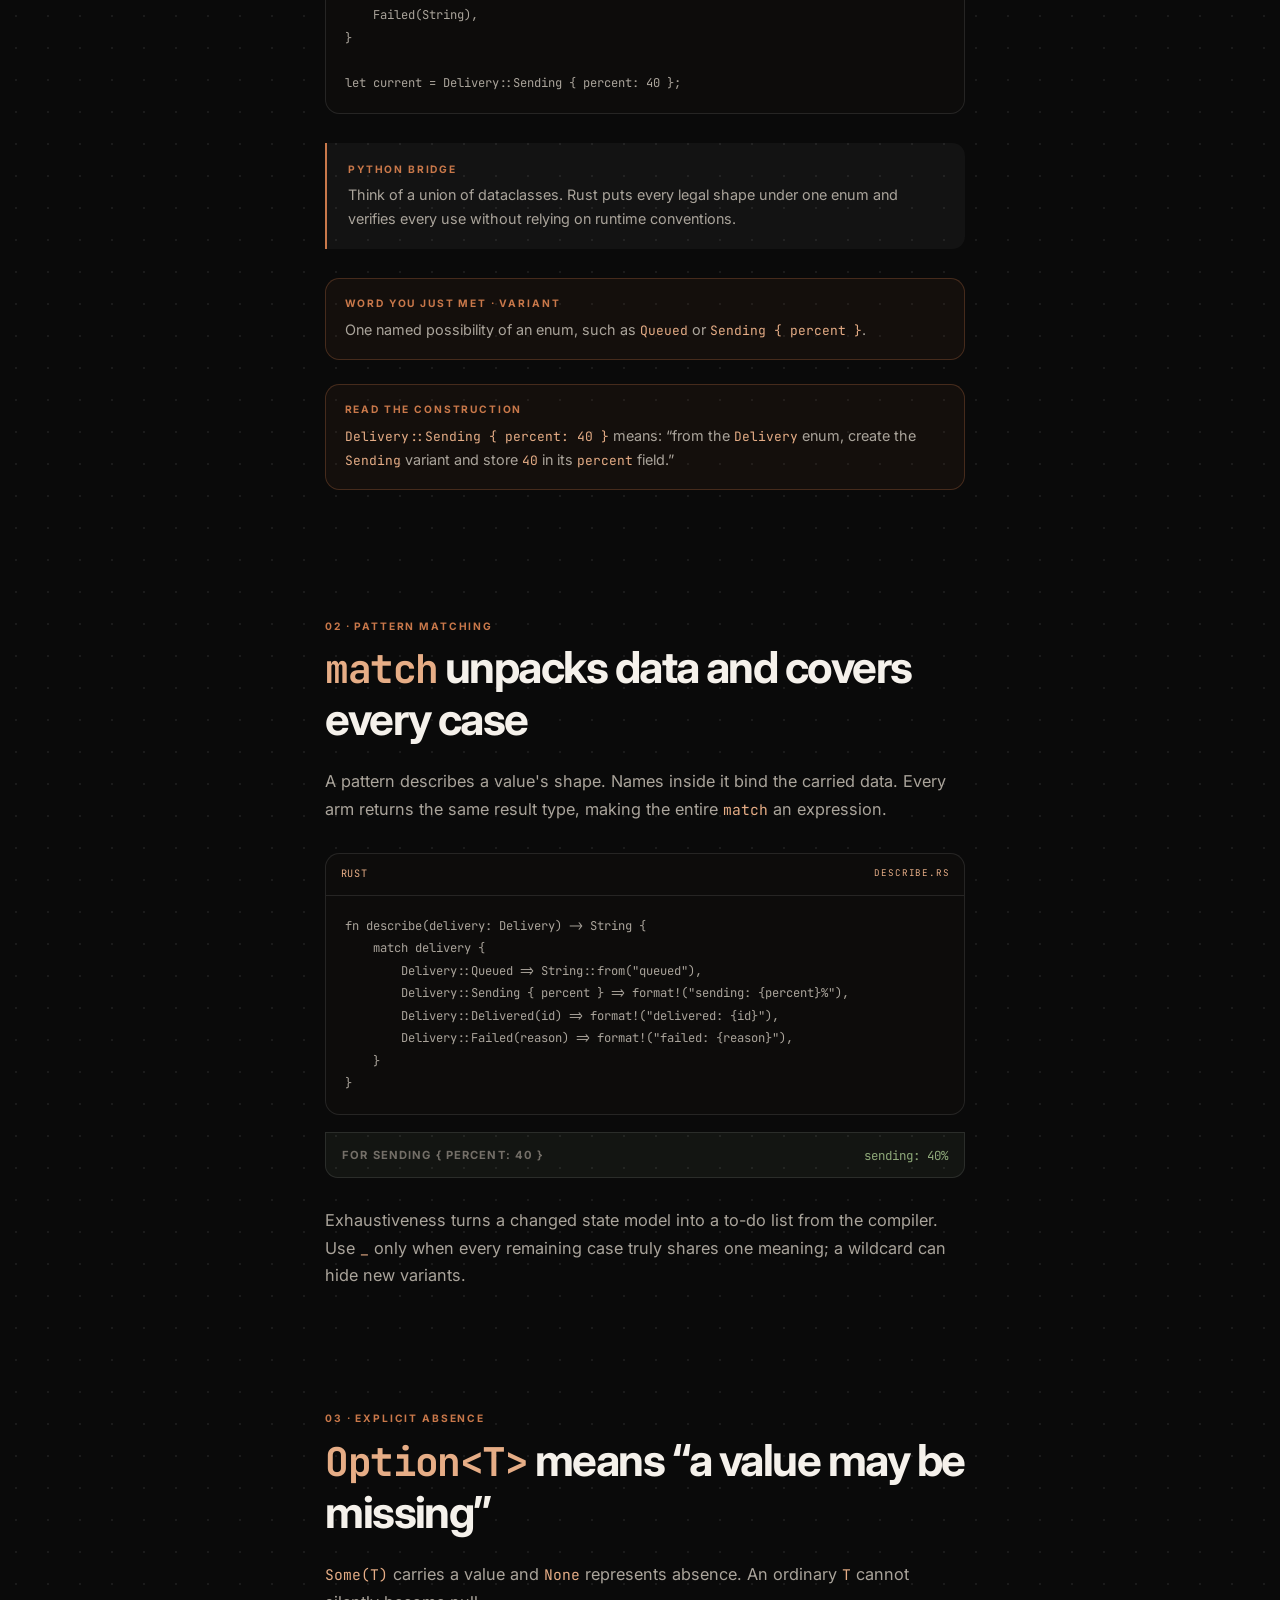
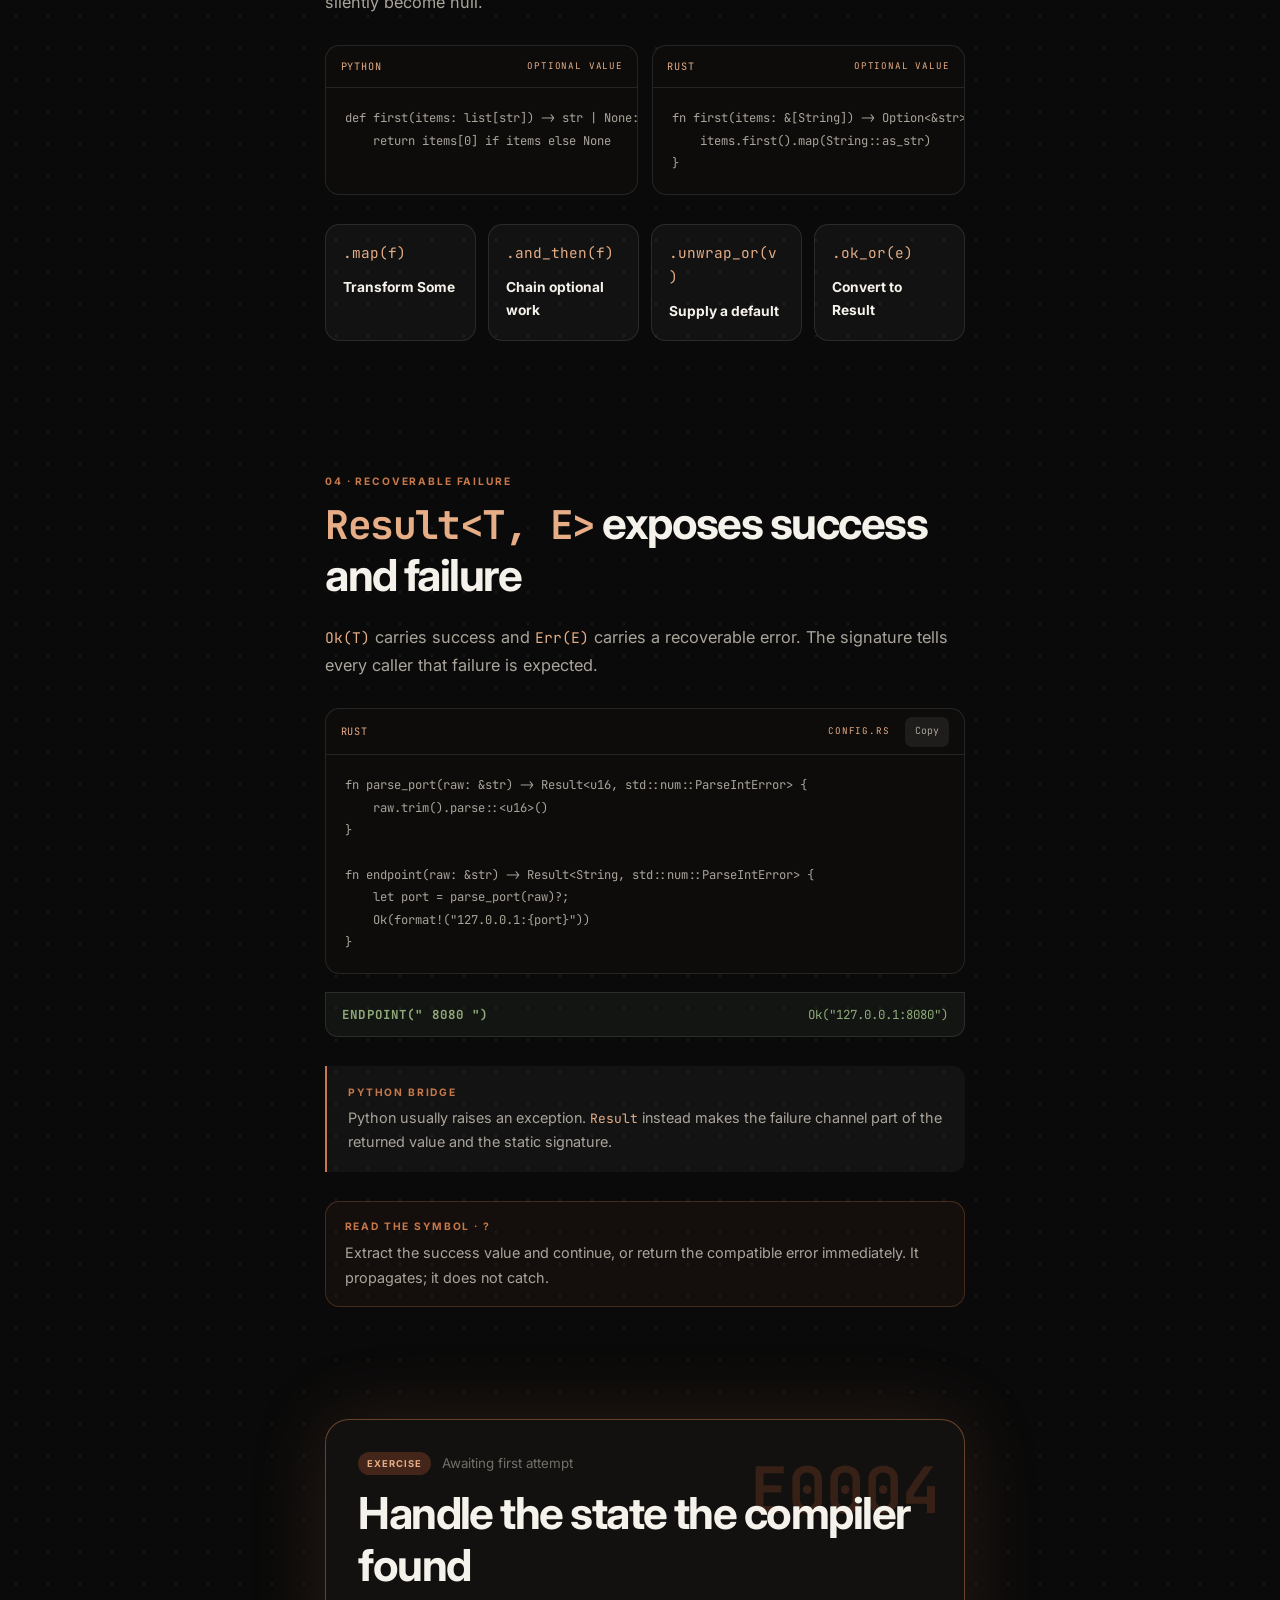
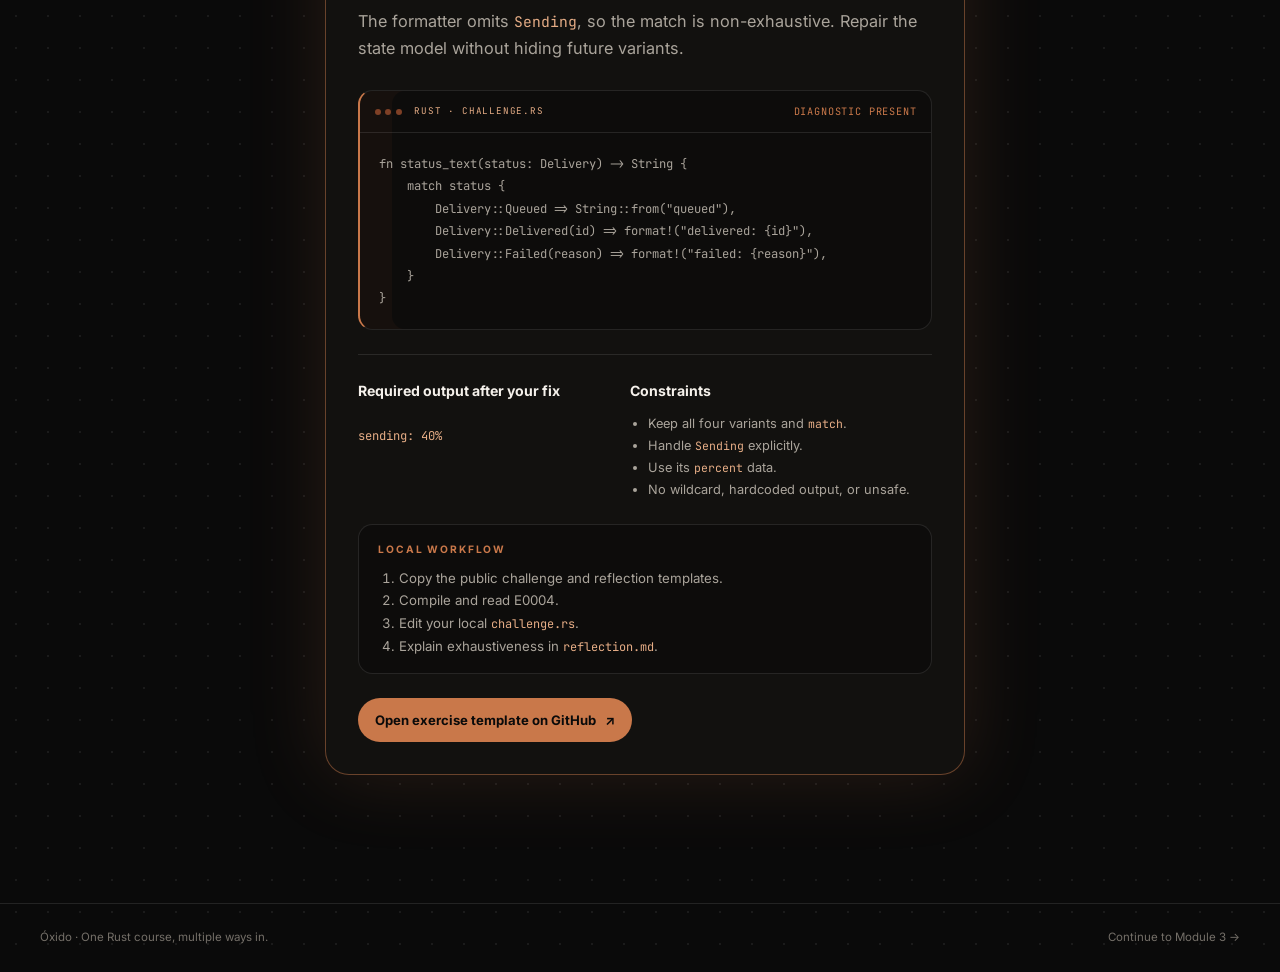
<file: docs/modules/02/index.html>
<!doctype html>
<html lang="en">
<head>
  <meta charset="utf-8">
  <meta name="viewport" content="width=device-width, initial-scale=1, viewport-fit=cover">
  <meta name="theme-color" content="#0a0a0a">
  <meta name="description" content="Learn Rust enums, pattern matching, Option, Result, and error propagation.">
  <title>Óxido — Enums and errors</title>
  <link rel="preconnect" href="https://fonts.googleapis.com">
  <link rel="preconnect" href="https://fonts.gstatic.com" crossorigin>
  <link href="https://fonts.googleapis.com/css2?family=Inter:wght@400;500;600;700&amp;family=JetBrains+Mono:wght@400;500;600&amp;family=Playfair+Display:ital,wght@0,600;1,500;1,600&amp;display=swap" rel="stylesheet">
  <link rel="stylesheet" href="../../assets/styles.css">
  <script src="../../assets/app.js" defer></script>
  <script src="../../assets/profile.js?v=3" defer></script>
</head>
<body data-course-page data-builder-href="../../../">
  <a class="skip-link" href="#lesson">Skip to lesson</a>
  <div class="reading-progress" aria-hidden="true"><span id="reading-progress-bar"></span></div>
  <header class="site-header"><div class="header-inner">
    <div class="brand-group">
      <details class="mobile-menu" id="mobile-menu"><summary aria-label="Open course navigation"><svg aria-hidden="true" viewBox="0 0 24 24"><path d="M4 7h16M4 12h16M4 17h16"/></svg></summary>
        <nav aria-label="Mobile course navigation" class="mobile-menu-panel">
          <p class="eyebrow">Module 2 navigation</p>
          <a href="#module-2"><span>Enums and errors</span><small>Ready</small></a>
          <a href="#enums">Enums</a><a href="#match">Match</a><a href="#option">Option</a><a href="#result">Result and ?</a><a href="#challenge">E0004 challenge</a><a data-module-link href="../../">← Module 1</a><a data-module-link href="../03/">Next: Module 3 →</a>
        </nav>
      </details>
      <a class="brand" data-module-link href="../../" aria-label="Óxido module 1">Óxido</a>
      <span class="course-label" id="course-language-label">Python → Rust</span>
    </div>
    <div class="header-actions"><div class="header-progress" aria-label="Module reading progress"><span>Reading progress</span><span class="progress-track"><span id="header-progress-bar"></span></span><output id="progress-value">0%</output></div>
      <a class="repo-link" href="https://github.com/lfreirecastello/oxidando" aria-label="Open course repository"><svg aria-hidden="true" viewBox="0 0 24 24"><path d="M12 2a10 10 0 0 0-3.16 19.49c.5.09.68-.22.68-.48v-1.87c-2.78.6-3.37-1.18-3.37-1.18-.45-1.16-1.11-1.47-1.11-1.47-.91-.62.07-.61.07-.61 1 .07 1.53 1.03 1.53 1.03.9 1.53 2.35 1.09 2.92.83.09-.65.35-1.09.64-1.34-2.22-.25-4.56-1.11-4.56-4.94 0-1.09.39-1.98 1.03-2.68-.1-.25-.45-1.27.1-2.64 0 0 .84-.27 2.75 1.02A9.6 9.6 0 0 1 12 6.82a9.6 9.6 0 0 1 2.5.34c1.91-1.29 2.75-1.02 2.75-1.02.55 1.37.2 2.39.1 2.64.64.7 1.03 1.59 1.03 2.68 0 3.84-2.34 4.68-4.57 4.93.36.31.68.92.68 1.86v2.76c0 .27.18.58.69.48A10 10 0 0 0 12 2Z"/></svg><span>Repository</span></a>
    </div>
  </div></header>

  <div class="page-shell" id="top">
    <aside class="course-sidebar" aria-label="Course map"><div class="sticky-panel">
      <div class="sidebar-heading"><span>Course map</span><span>02 / 04</span></div>
      <nav class="module-list">
        <a class="module-card" data-module-link href="../../"><span class="module-meta"><b>01</b><small>Ready</small></span><strong>Foundations + ownership</strong><span>Syntax, methods, move, and borrow</span></a>
        <a class="module-card active" href="#module-2"><span class="module-meta"><b>02</b><small>Ready</small></span><strong>Enums and errors</strong><span>Option, Result, match, and ?</span></a>
        <a class="module-card" data-module-link href="../03/"><span class="module-meta"><b>03</b><small>Ready</small></span><strong>Structs and traits</strong><span>Data, behavior, and generics</span></a>
        <a class="module-card" data-module-link href="../04/"><span class="module-meta"><b>04</b><small>Ready</small></span><strong>Smart pointers</strong><span>Explicit shared ownership</span></a>
      </nav>
      <nav class="outline" aria-label="Module 2 sections"><p class="eyebrow">In this module</p><a href="#enums">Closed state models</a><a href="#match">Exhaustive match</a><a href="#option">Option</a><a href="#result">Result and ?</a><a href="#challenge">E0004 challenge</a></nav>
    </div></aside>

    <main id="lesson">
      <section class="hero" id="module-2" aria-labelledby="module-title">
        <p class="section-kicker"><span></span>Module 02 · Enums + errors</p>
        <div class="active-profile" aria-label="Active course path"><span id="active-path">Intermediate Python → Basic Rust</span><a id="adjust-path" href="../../../">Adjust path</a></div>
        <p class="depth-copy" id="depth-copy">Guided path: every Rust keyword is introduced before use, with full checkpoints.</p>
        <h1 id="module-title">Make every possible state <em>visible in the type.</em></h1>
        <p class="hero-copy">Enums model states, patterns open them, and <code>Option</code> and <code>Result</code> turn absence and failure into ordinary values the compiler can check.</p>
        <div class="terminal trace-terminal" aria-label="Module learning path"><div class="terminal-bar"><span class="terminal-dots" aria-hidden="true"><i></i><i></i><i></i></span><span>module-02.learning-path</span><span class="terminal-state">compiler ready</span></div><div class="trace-lines"><span><b>01</b> model the states</span><strong>enum · variants</strong><span><b>02</b> handle the shapes</span><strong>match · patterns</strong><span><b>03</b> represent failure</span><strong>Option · Result · ?</strong></div></div>
        <div class="module-status"><span><i></i><b>Awaiting first attempt</b></span><span>Runnable examples · no dependencies</span></div>
      </section>

      <aside class="level-detail level-basic" aria-label="Basic vocabulary for enums and errors">
        <span class="eyebrow">Basic Rust · words before code</span>
        <ul class="vocabulary-list">
          <li><strong>Enum</strong> — one type with a fixed list of allowed forms.</li>
          <li><strong>Variant</strong> — one allowed form, such as <code>Queued</code> or <code>Sending</code>.</li>
          <li><strong>Payload</strong> — data stored inside a variant, such as <code>percent: 40</code>.</li>
          <li><strong>Pattern</strong> — a description of a value's shape that can give names to its inner data.</li>
          <li><strong>Match arm</strong> — one <code>pattern =&gt; result</code> branch. Read <code>=&gt;</code> as “then produce.”</li>
          <li><strong>Exhaustive</strong> — every possible variant is handled.</li>
          <li><code>T</code> — a placeholder for a type. <code>Option&lt;T&gt;</code> means a value of type <code>T</code> may be present or absent.</li>
        </ul>
      </aside>

      <section class="lesson-section" id="enums"><header class="section-heading"><p class="eyebrow">01 · State modeling</p><h2>An enum is a <em>closed set of possibilities</em></h2></header>
        <p>Each variant is a valid form of one type, and each form may carry different data. <code>::</code> selects a variant attached to the enum type.</p>
        <article class="code-card wide"><header><span>Rust</span><code>delivery.rs</code><button type="button" data-copy>Copy</button></header><pre><code>enum Delivery {
    Queued,
    Sending { percent: u8 },
    Delivered(String),
    Failed(String),
}

let current = Delivery::Sending { percent: 40 };</code></pre></article>
        <div class="bridge-callout" data-language-panel="python"><span class="eyebrow">Python bridge</span><p>Think of a union of dataclasses. Rust puts every legal shape under one enum and verifies every use without relying on runtime conventions.</p></div>
        <div class="bridge-callout" data-language-panel="java"><span class="eyebrow">Java bridge</span><p>This plays the role of a sealed interface with record-like implementations, but Rust declares the complete variant family in one enum.</p></div>
        <div class="bridge-callout" data-language-panel="javascript"><span class="eyebrow">JavaScript bridge</span><p>This resembles objects with a <code>kind</code> field and different payloads. Rust makes the discriminant and payload relationship part of the type.</p></div>
        <div class="word-callout"><span class="eyebrow">Word you just met · variant</span><p>One named possibility of an enum, such as <code>Queued</code> or <code>Sending { percent }</code>.</p></div>
        <div class="word-callout"><span class="eyebrow">Read the construction</span><p><code>Delivery::Sending { percent: 40 }</code> means: “from the <code>Delivery</code> enum, create the <code>Sending</code> variant and store <code>40</code> in its <code>percent</code> field.”</p></div>
      </section>

      <section class="lesson-section" id="match"><header class="section-heading"><p class="eyebrow">02 · Pattern matching</p><h2><code>match</code> unpacks data and covers every case</h2></header>
        <p>A pattern describes a value's shape. Names inside it bind the carried data. Every arm returns the same result type, making the entire <code>match</code> an expression.</p>
        <article class="code-card wide"><header><span>Rust</span><code>describe.rs</code></header><pre><code>fn describe(delivery: Delivery) -&gt; String {
    match delivery {
        Delivery::Queued =&gt; String::from("queued"),
        Delivery::Sending { percent } =&gt; format!("sending: {percent}%"),
        Delivery::Delivered(id) =&gt; format!("delivered: {id}"),
        Delivery::Failed(reason) =&gt; format!("failed: {reason}"),
    }
}</code></pre></article>
        <div class="checkpoint"><span>For Sending { percent: 40 }</span><code>sending: 40%</code></div>
        <p>Exhaustiveness turns a changed state model into a to-do list from the compiler. Use <code>_</code> only when every remaining case truly shares one meaning; a wildcard can hide new variants.</p>
        <aside class="level-detail level-intermediate"><span class="eyebrow">Intermediate depth · refactoring</span><p>Adding a variant deliberately breaks every exhaustive decision point. That friction is valuable when those sites encode business rules.</p></aside>
        <aside class="level-detail level-advanced"><span class="eyebrow">Advanced depth · representation</span><p>An enum is a tagged union: a discriminant identifies the active variant, and enough storage is reserved for its largest payload, subject to layout optimizations.</p></aside>
      </section>

      <section class="lesson-section" id="option"><header class="section-heading"><p class="eyebrow">03 · Explicit absence</p><h2><code>Option&lt;T&gt;</code> means “a value may be missing”</h2></header>
        <p><code>Some(T)</code> carries a value and <code>None</code> represents absence. An ordinary <code>T</code> cannot silently become null.</p>
        <div class="code-pair">
          <article class="code-card" data-language-panel="python"><header><span>Python</span><code>optional value</code></header><pre><code>def first(items: list[str]) -&gt; str | None:
    return items[0] if items else None</code></pre></article>
          <article class="code-card" data-language-panel="java"><header><span>Java</span><code>optional value</code></header><pre><code>Optional&lt;String&gt; first(List&lt;String&gt; items) {
    return items.stream().findFirst();
}</code></pre></article>
          <article class="code-card" data-language-panel="javascript"><header><span>JavaScript</span><code>optional value</code></header><pre><code>function first(items) {
  return items.at(0); // value or undefined
}</code></pre></article>
          <article class="code-card"><header><span>Rust</span><code>optional value</code></header><pre><code>fn first(items: &amp;[String]) -&gt; Option&lt;&amp;str&gt; {
    items.first().map(String::as_str)
}</code></pre></article>
        </div>
        <div class="method-grid compact-methods"><article><code>.map(f)</code><strong>Transform Some</strong></article><article><code>.and_then(f)</code><strong>Chain optional work</strong></article><article><code>.unwrap_or(v)</code><strong>Supply a default</strong></article><article><code>.ok_or(e)</code><strong>Convert to Result</strong></article></div>
      </section>

      <section class="lesson-section" id="result"><header class="section-heading"><p class="eyebrow">04 · Recoverable failure</p><h2><code>Result&lt;T, E&gt;</code> exposes success and failure</h2></header>
        <p><code>Ok(T)</code> carries success and <code>Err(E)</code> carries a recoverable error. The signature tells every caller that failure is expected.</p>
        <article class="code-card wide"><header><span>Rust</span><code>config.rs</code><button type="button" data-copy>Copy</button></header><pre><code>fn parse_port(raw: &amp;str) -&gt; Result&lt;u16, std::num::ParseIntError&gt; {
    raw.trim().parse::&lt;u16&gt;()
}

fn endpoint(raw: &amp;str) -&gt; Result&lt;String, std::num::ParseIntError&gt; {
    let port = parse_port(raw)?;
    Ok(format!("127.0.0.1:{port}"))
}</code></pre></article>
        <div class="checkpoint"><span><code>endpoint(" 8080 ")</code></span><code>Ok("127.0.0.1:8080")</code></div>
        <div class="bridge-callout" data-language-panel="python"><span class="eyebrow">Python bridge</span><p>Python usually raises an exception. <code>Result</code> instead makes the failure channel part of the returned value and the static signature.</p></div>
        <div class="bridge-callout" data-language-panel="java"><span class="eyebrow">Java bridge</span><p>Think of a typed success/error return rather than a checked or unchecked exception. Callers handle it through values and patterns.</p></div>
        <div class="bridge-callout" data-language-panel="javascript"><span class="eyebrow">JavaScript bridge</span><p>JavaScript may throw or reject a Promise. Rust's <code>Result</code> keeps the error path explicit even for synchronous code.</p></div>
        <div class="word-callout"><span class="eyebrow">Read the symbol · ?</span><p>Extract the success value and continue, or return the compatible error immediately. It propagates; it does not catch.</p></div>
      </section>

      <section class="challenge" id="challenge" aria-labelledby="challenge-title"><span class="diagnostic-code" aria-hidden="true">E0004</span><div class="challenge-status"><span>Exercise</span><small>Awaiting first attempt</small></div><h2 id="challenge-title">Handle the state the compiler found</h2><p>The formatter omits <code>Sending</code>, so the match is non-exhaustive. Repair the state model without hiding future variants.</p>
        <article class="code-card challenge-code"><header><span class="terminal-dots" aria-hidden="true"><i></i><i></i><i></i></span><code>Rust · challenge.rs</code><span class="terminal-state">diagnostic present</span></header><pre><code>fn status_text(status: Delivery) -&gt; String {
    match status {
        Delivery::Queued =&gt; String::from("queued"),
        Delivery::Delivered(id) =&gt; format!("delivered: {id}"),
        Delivery::Failed(reason) =&gt; format!("failed: {reason}"),
    }
}</code></pre></article>
        <div class="challenge-grid"><div><h3>Required output after your fix</h3><pre>sending: 40%</pre></div><div><h3>Constraints</h3><ul><li>Keep all four variants and <code>match</code>.</li><li>Handle <code>Sending</code> explicitly.</li><li>Use its <code>percent</code> data.</li><li>No wildcard, hardcoded output, or unsafe.</li></ul></div></div>
        <div class="workflow"><p class="eyebrow">Local workflow</p><ol><li>Copy the public challenge and reflection templates.</li><li>Compile and read E0004.</li><li>Edit your local <code>challenge.rs</code>.</li><li>Explain exhaustiveness in <code>reflection.md</code>.</li></ol></div>
        <a class="primary-action" href="https://github.com/lfreirecastello/oxidando/blob/main/modules/02-enums/challenge.template.rs">Open exercise template on GitHub <span aria-hidden="true">↗</span></a>
      </section>
    </main>

    <aside class="context-sidebar" aria-label="Current module context"><div class="sticky-panel"><section class="context-card"><p class="eyebrow">Learning path</p><ul><li><span>Model states</span><small>enum</small></li><li><span>Open values</span><small>match</small></li><li><span>Handle absence</span><small>Option</small></li><li><span>Handle failure</span><small>Result</small></li></ul></section><section class="context-card"><div class="sidebar-heading"><span>Course progress</span><span>2 / 4</span></div><div class="course-progress progress-50"><span></span></div><p>Module 2 turns runtime edge cases into compiler-visible states.</p></section><section class="next-action"><p class="eyebrow">Next action</p><p>Run <code>examples.rs</code>, then compile the E0004 challenge.</p></section></div></aside>
  </div>
  <footer class="site-footer"><span>Óxido · One Rust course, multiple ways in.</span><a data-module-link href="../03/">Continue to Module 3 →</a></footer>
</body>
</html>
</file>
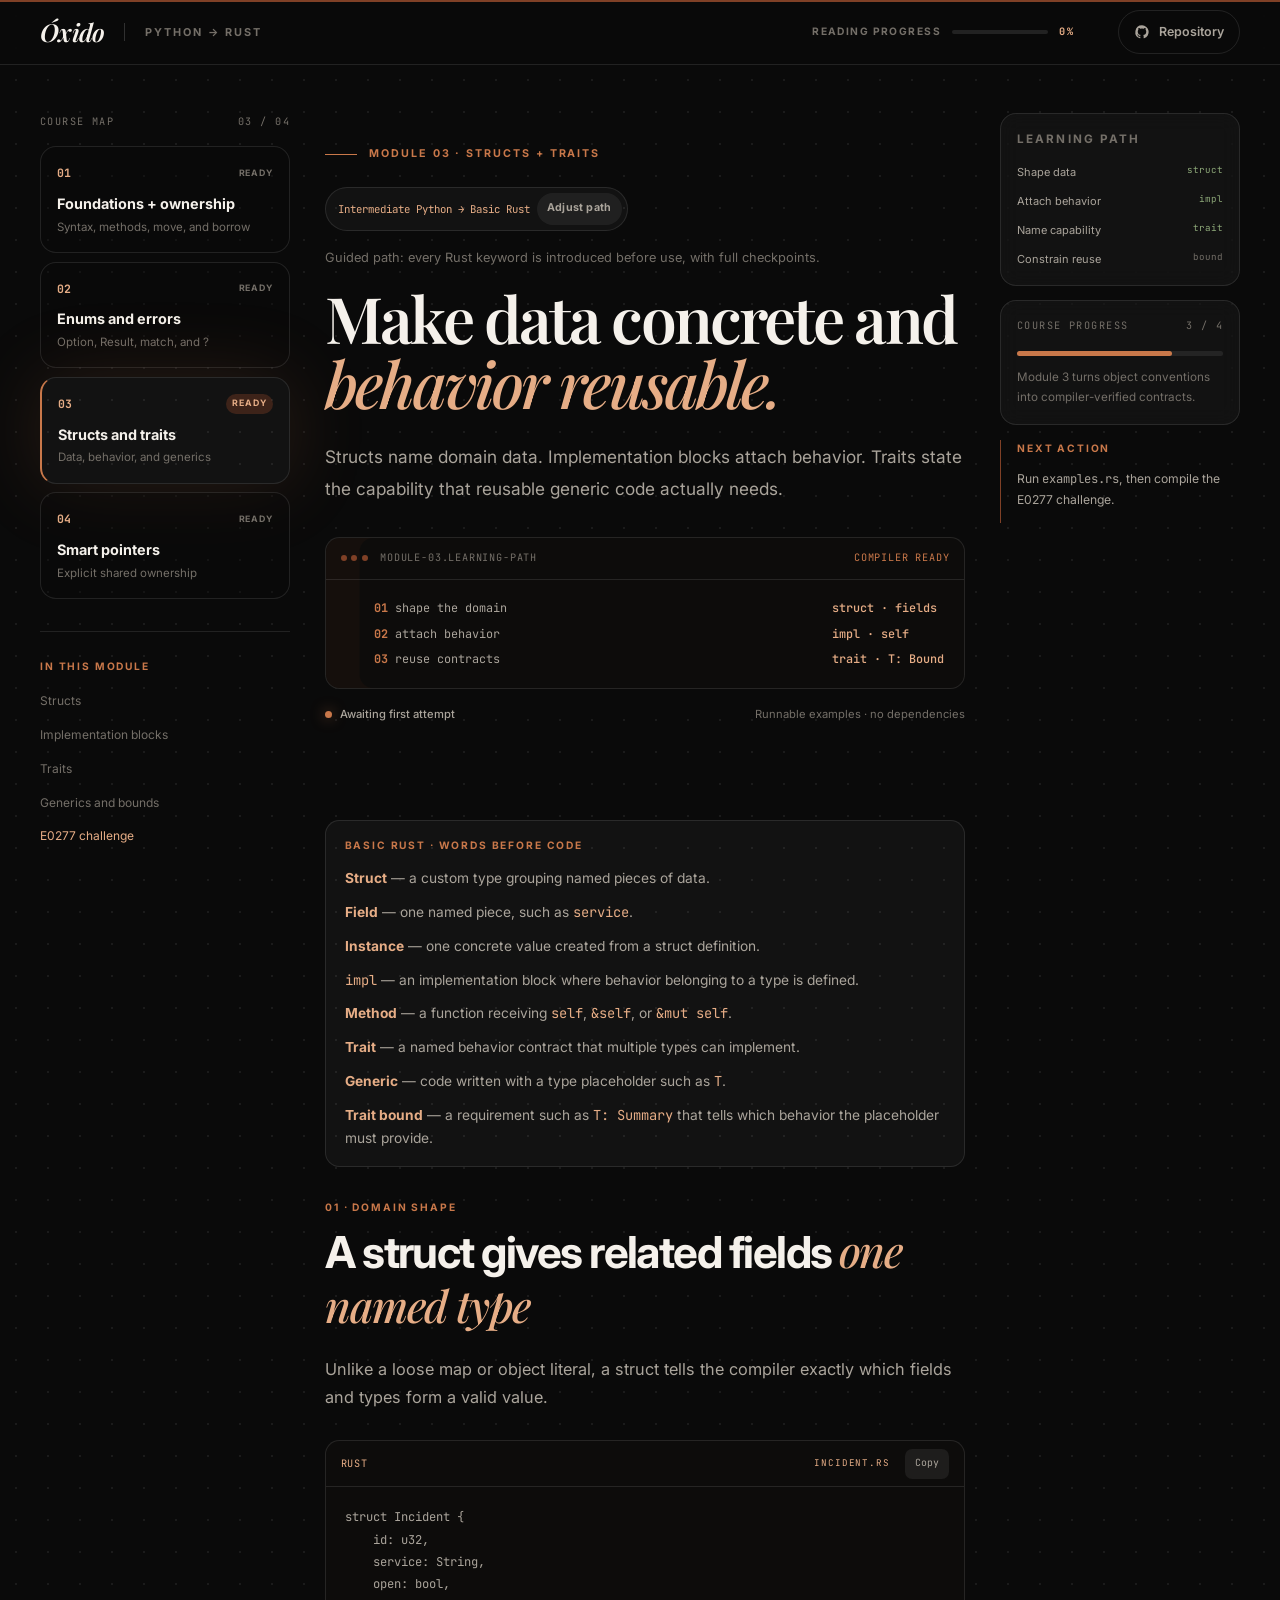
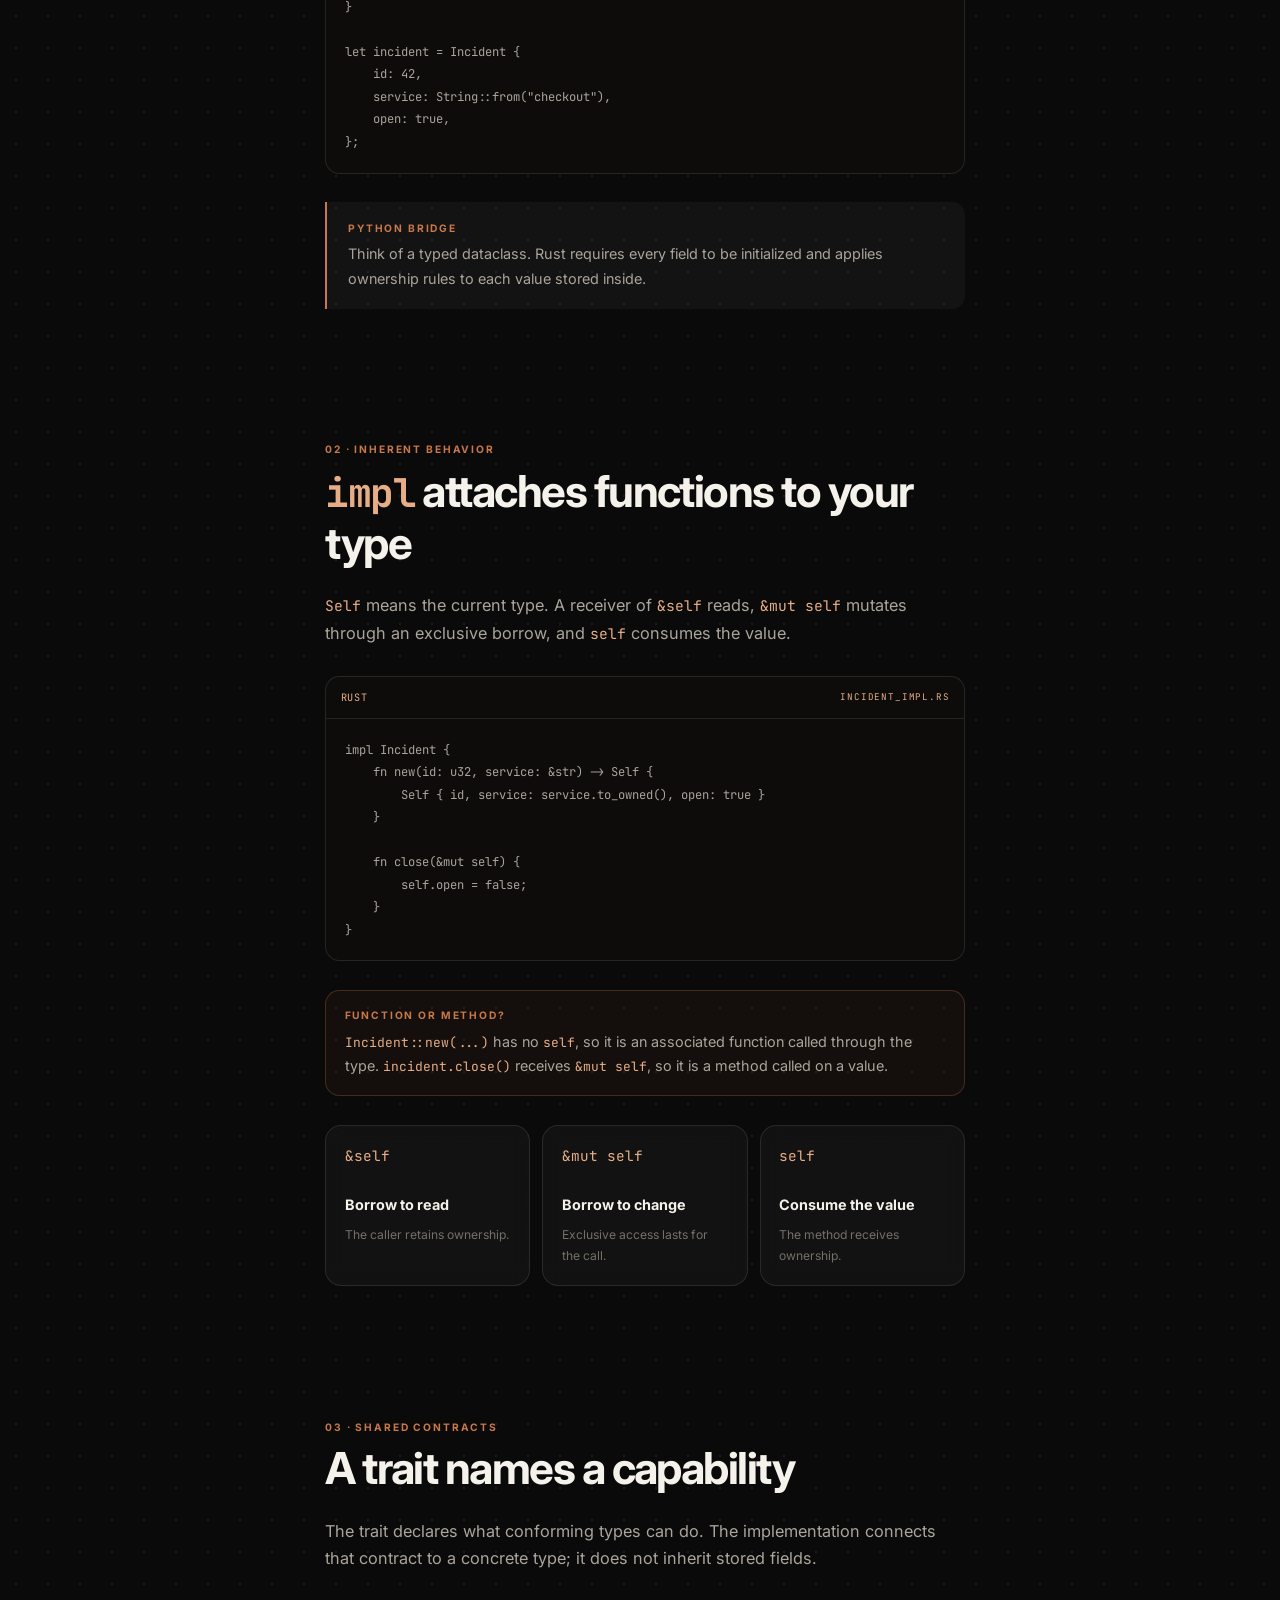
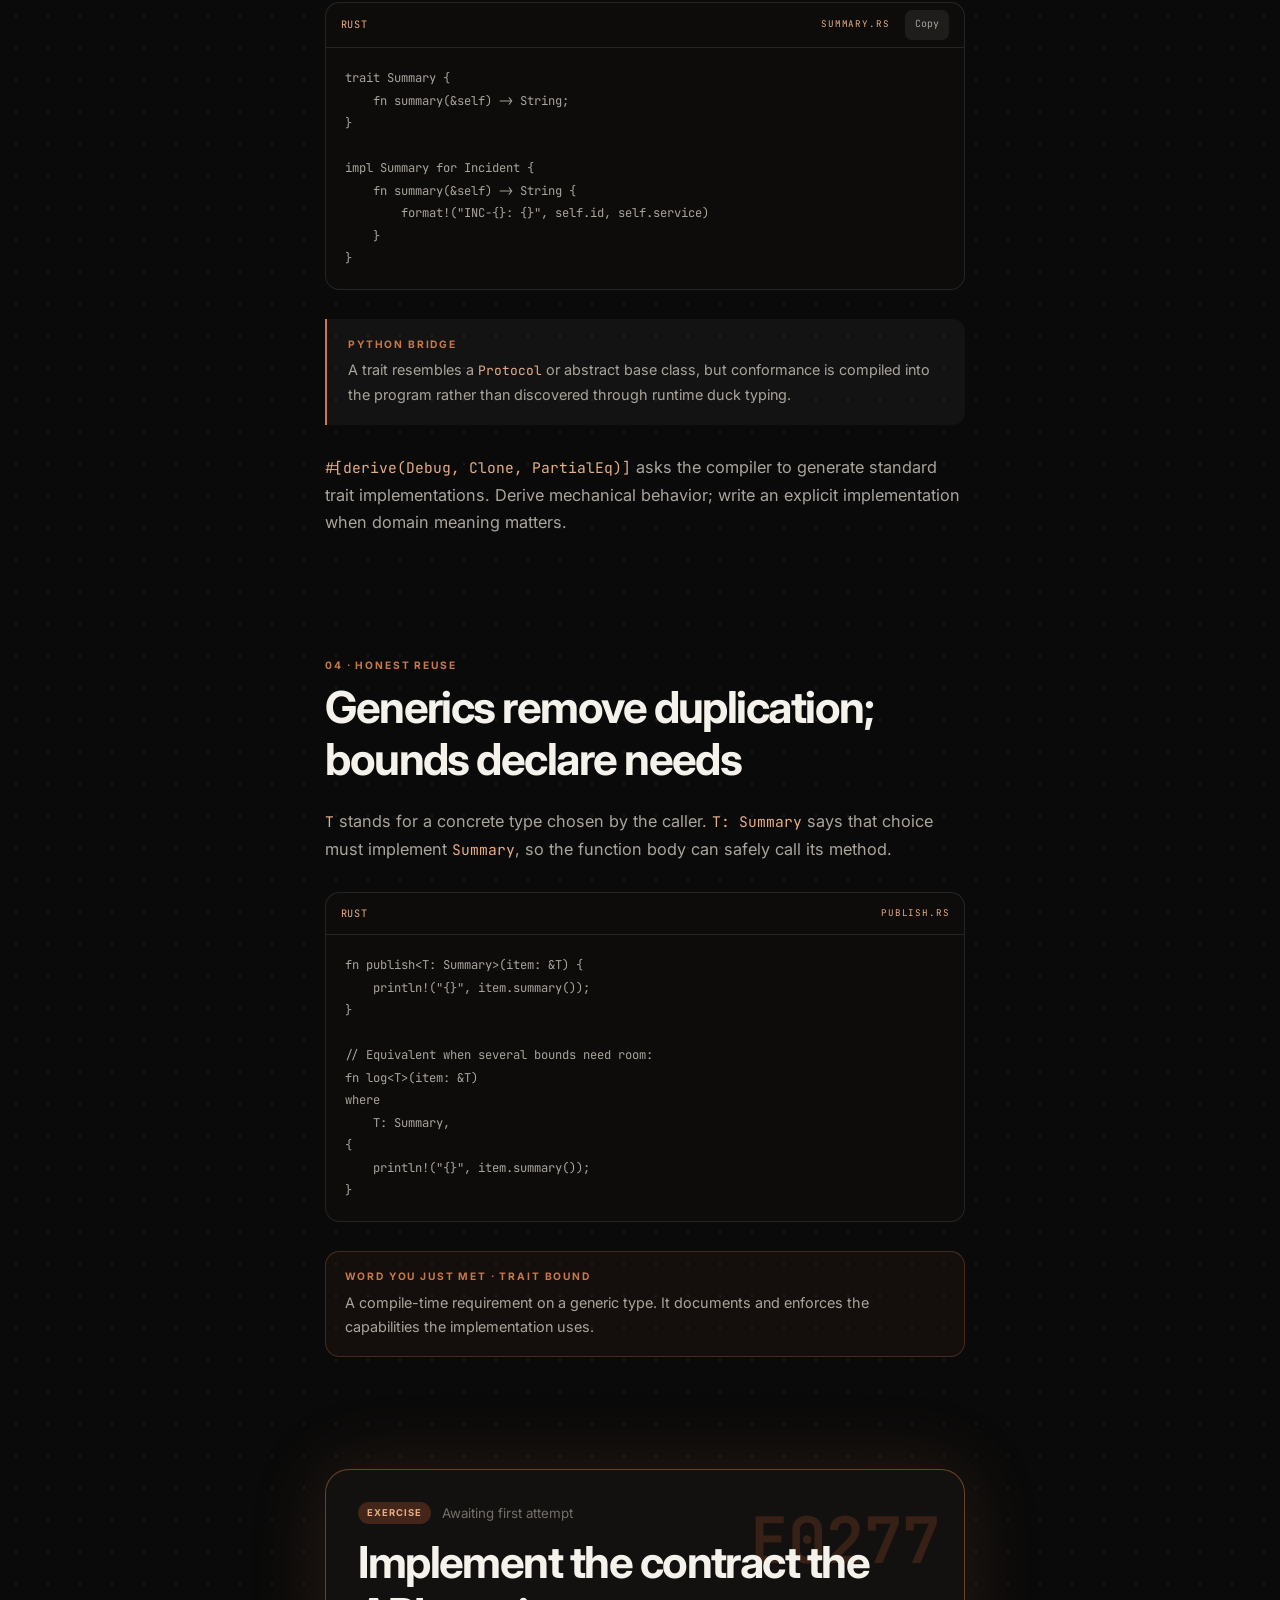
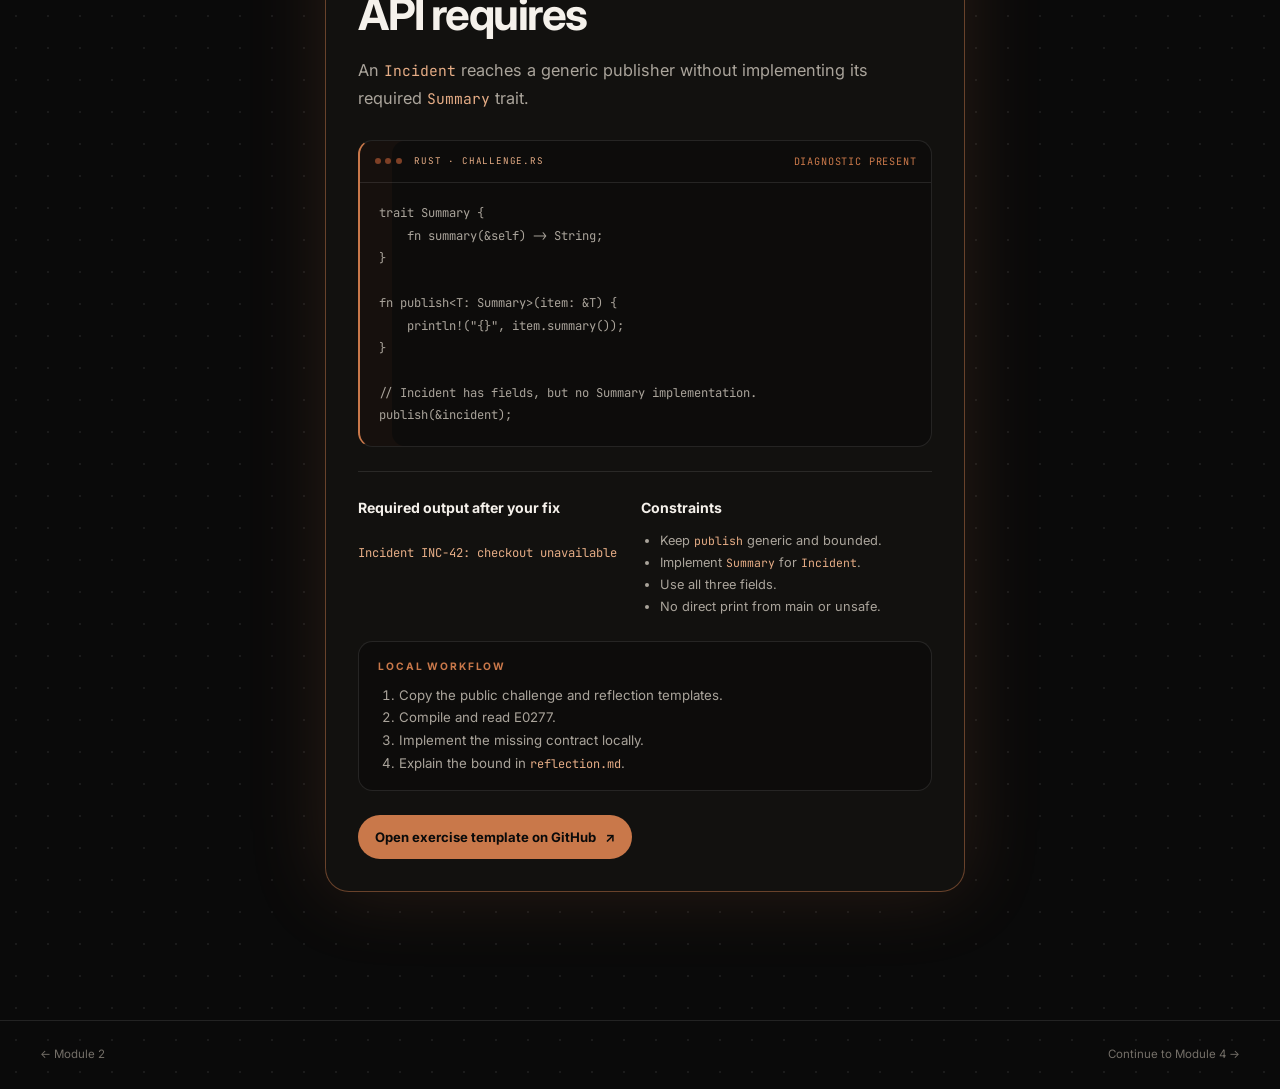
<file: docs/modules/03/index.html>
<!doctype html>
<html lang="en">
<head>
  <meta charset="utf-8"><meta name="viewport" content="width=device-width, initial-scale=1, viewport-fit=cover"><meta name="theme-color" content="#0a0a0a">
  <meta name="description" content="Learn Rust structs, implementation blocks, traits, generics, and trait bounds."><title>Óxido — Structs and traits</title>
  <link rel="preconnect" href="https://fonts.googleapis.com"><link rel="preconnect" href="https://fonts.gstatic.com" crossorigin><link href="https://fonts.googleapis.com/css2?family=Inter:wght@400;500;600;700&amp;family=JetBrains+Mono:wght@400;500;600&amp;family=Playfair+Display:ital,wght@0,600;1,500;1,600&amp;display=swap" rel="stylesheet">
  <link rel="stylesheet" href="../../assets/styles.css"><script src="../../assets/app.js" defer></script><script src="../../assets/profile.js?v=3" defer></script>
</head>
<body data-course-page data-builder-href="../../../">
  <a class="skip-link" href="#lesson">Skip to lesson</a><div class="reading-progress" aria-hidden="true"><span id="reading-progress-bar"></span></div>
  <header class="site-header"><div class="header-inner"><div class="brand-group">
    <details class="mobile-menu" id="mobile-menu"><summary aria-label="Open course navigation"><svg aria-hidden="true" viewBox="0 0 24 24"><path d="M4 7h16M4 12h16M4 17h16"/></svg></summary><nav aria-label="Mobile course navigation" class="mobile-menu-panel"><p class="eyebrow">Module 3 navigation</p><a href="#module-3"><span>Structs and traits</span><small>Ready</small></a><a href="#structs">Structs</a><a href="#impl">impl</a><a href="#traits">Traits</a><a href="#generics">Generics</a><a href="#challenge">E0277 challenge</a><a data-module-link href="../02/">← Module 2</a><a data-module-link href="../04/">Next: Module 4 →</a></nav></details>
    <a class="brand" data-module-link href="../../" aria-label="Óxido module 1">Óxido</a><span class="course-label" id="course-language-label">Python → Rust</span>
  </div><div class="header-actions"><div class="header-progress" aria-label="Module reading progress"><span>Reading progress</span><span class="progress-track"><span id="header-progress-bar"></span></span><output id="progress-value">0%</output></div><a class="repo-link" href="https://github.com/lfreirecastello/oxidando" aria-label="Open course repository"><svg aria-hidden="true" viewBox="0 0 24 24"><path d="M12 2a10 10 0 0 0-3.16 19.49c.5.09.68-.22.68-.48v-1.87c-2.78.6-3.37-1.18-3.37-1.18-.45-1.16-1.11-1.47-1.11-1.47-.91-.62.07-.61.07-.61 1 .07 1.53 1.03 1.53 1.03.9 1.53 2.35 1.09 2.92.83.09-.65.35-1.09.64-1.34-2.22-.25-4.56-1.11-4.56-4.94 0-1.09.39-1.98 1.03-2.68-.1-.25-.45-1.27.1-2.64 0 0 .84-.27 2.75 1.02A9.6 9.6 0 0 1 12 6.82a9.6 9.6 0 0 1 2.5.34c1.91-1.29 2.75-1.02 2.75-1.02.55 1.37.2 2.39.1 2.64.64.7 1.03 1.59 1.03 2.68 0 3.84-2.34 4.68-4.57 4.93.36.31.68.92.68 1.86v2.76c0 .27.18.58.69.48A10 10 0 0 0 12 2Z"/></svg><span>Repository</span></a></div></div></header>
  <div class="page-shell" id="top">
    <aside class="course-sidebar" aria-label="Course map"><div class="sticky-panel"><div class="sidebar-heading"><span>Course map</span><span>03 / 04</span></div><nav class="module-list">
      <a class="module-card" data-module-link href="../../"><span class="module-meta"><b>01</b><small>Ready</small></span><strong>Foundations + ownership</strong><span>Syntax, methods, move, and borrow</span></a>
      <a class="module-card" data-module-link href="../02/"><span class="module-meta"><b>02</b><small>Ready</small></span><strong>Enums and errors</strong><span>Option, Result, match, and ?</span></a>
      <a class="module-card active" href="#module-3"><span class="module-meta"><b>03</b><small>Ready</small></span><strong>Structs and traits</strong><span>Data, behavior, and generics</span></a>
      <a class="module-card" data-module-link href="../04/"><span class="module-meta"><b>04</b><small>Ready</small></span><strong>Smart pointers</strong><span>Explicit shared ownership</span></a>
    </nav><nav class="outline" aria-label="Module 3 sections"><p class="eyebrow">In this module</p><a href="#structs">Structs</a><a href="#impl">Implementation blocks</a><a href="#traits">Traits</a><a href="#generics">Generics and bounds</a><a href="#challenge">E0277 challenge</a></nav></div></aside>
    <main id="lesson">
      <section class="hero" id="module-3" aria-labelledby="module-title"><p class="section-kicker"><span></span>Module 03 · Structs + traits</p><div class="active-profile" aria-label="Active course path"><span id="active-path">Intermediate Python → Basic Rust</span><a id="adjust-path" href="../../../">Adjust path</a></div><p class="depth-copy" id="depth-copy">Guided path: every Rust keyword is introduced before use, with full checkpoints.</p><h1 id="module-title">Make data concrete and <em>behavior reusable.</em></h1><p class="hero-copy">Structs name domain data. Implementation blocks attach behavior. Traits state the capability that reusable generic code actually needs.</p>
        <div class="terminal trace-terminal" aria-label="Module learning path"><div class="terminal-bar"><span class="terminal-dots" aria-hidden="true"><i></i><i></i><i></i></span><span>module-03.learning-path</span><span class="terminal-state">compiler ready</span></div><div class="trace-lines"><span><b>01</b> shape the domain</span><strong>struct · fields</strong><span><b>02</b> attach behavior</span><strong>impl · self</strong><span><b>03</b> reuse contracts</span><strong>trait · T: Bound</strong></div></div><div class="module-status"><span><i></i><b>Awaiting first attempt</b></span><span>Runnable examples · no dependencies</span></div>
      </section>
      <aside class="level-detail level-basic" aria-label="Basic vocabulary for structs and traits"><span class="eyebrow">Basic Rust · words before code</span><ul class="vocabulary-list">
        <li><strong>Struct</strong> — a custom type grouping named pieces of data.</li><li><strong>Field</strong> — one named piece, such as <code>service</code>.</li><li><strong>Instance</strong> — one concrete value created from a struct definition.</li><li><code>impl</code> — an implementation block where behavior belonging to a type is defined.</li><li><strong>Method</strong> — a function receiving <code>self</code>, <code>&amp;self</code>, or <code>&amp;mut self</code>.</li><li><strong>Trait</strong> — a named behavior contract that multiple types can implement.</li><li><strong>Generic</strong> — code written with a type placeholder such as <code>T</code>.</li><li><strong>Trait bound</strong> — a requirement such as <code>T: Summary</code> that tells which behavior the placeholder must provide.</li>
      </ul></aside>
      <section class="lesson-section" id="structs"><header class="section-heading"><p class="eyebrow">01 · Domain shape</p><h2>A struct gives related fields <em>one named type</em></h2></header><p>Unlike a loose map or object literal, a struct tells the compiler exactly which fields and types form a valid value.</p>
        <article class="code-card wide"><header><span>Rust</span><code>incident.rs</code><button type="button" data-copy>Copy</button></header><pre><code>struct Incident {
    id: u32,
    service: String,
    open: bool,
}

let incident = Incident {
    id: 42,
    service: String::from("checkout"),
    open: true,
};</code></pre></article>
        <div class="bridge-callout" data-language-panel="python"><span class="eyebrow">Python bridge</span><p>Think of a typed dataclass. Rust requires every field to be initialized and applies ownership rules to each value stored inside.</p></div>
        <div class="bridge-callout" data-language-panel="java"><span class="eyebrow">Java bridge</span><p>Think of a compact data class or record. Rust keeps the stored fields in the struct and places methods in separate <code>impl</code> blocks.</p></div>
        <div class="bridge-callout" data-language-panel="javascript"><span class="eyebrow">JavaScript bridge</span><p>It resembles an object with an intended fixed shape, but missing or incorrectly typed properties are compile-time errors rather than conventions.</p></div>
      </section>
      <section class="lesson-section" id="impl"><header class="section-heading"><p class="eyebrow">02 · Inherent behavior</p><h2><code>impl</code> attaches functions to your type</h2></header><p><code>Self</code> means the current type. A receiver of <code>&amp;self</code> reads, <code>&amp;mut self</code> mutates through an exclusive borrow, and <code>self</code> consumes the value.</p>
        <article class="code-card wide"><header><span>Rust</span><code>incident_impl.rs</code></header><pre><code>impl Incident {
    fn new(id: u32, service: &amp;str) -&gt; Self {
        Self { id, service: service.to_owned(), open: true }
    }

    fn close(&amp;mut self) {
        self.open = false;
    }
}</code></pre></article>
        <div class="word-callout"><span class="eyebrow">Function or method?</span><p><code>Incident::new(...)</code> has no <code>self</code>, so it is an associated function called through the type. <code>incident.close()</code> receives <code>&amp;mut self</code>, so it is a method called on a value.</p></div>
        <div class="contract-grid"><article><code>&amp;self</code><strong>Borrow to read</strong><p>The caller retains ownership.</p></article><article><code>&amp;mut self</code><strong>Borrow to change</strong><p>Exclusive access lasts for the call.</p></article><article><code>self</code><strong>Consume the value</strong><p>The method receives ownership.</p></article></div>
      </section>
      <section class="lesson-section" id="traits"><header class="section-heading"><p class="eyebrow">03 · Shared contracts</p><h2>A trait names a capability</h2></header><p>The trait declares what conforming types can do. The implementation connects that contract to a concrete type; it does not inherit stored fields.</p>
        <article class="code-card wide"><header><span>Rust</span><code>summary.rs</code><button type="button" data-copy>Copy</button></header><pre><code>trait Summary {
    fn summary(&amp;self) -&gt; String;
}

impl Summary for Incident {
    fn summary(&amp;self) -&gt; String {
        format!("INC-{}: {}", self.id, self.service)
    }
}</code></pre></article>
        <div class="bridge-callout" data-language-panel="python"><span class="eyebrow">Python bridge</span><p>A trait resembles a <code>Protocol</code> or abstract base class, but conformance is compiled into the program rather than discovered through runtime duck typing.</p></div>
        <div class="bridge-callout" data-language-panel="java"><span class="eyebrow">Java bridge</span><p>A trait is close to an interface with default methods. Rust favors composition and does not use class inheritance for shared state.</p></div>
        <div class="bridge-callout" data-language-panel="javascript"><span class="eyebrow">JavaScript bridge</span><p>JavaScript often relies on “has this method” conventions. Rust gives that convention a name and checks every implementation and caller.</p></div>
        <p><code>#[derive(Debug, Clone, PartialEq)]</code> asks the compiler to generate standard trait implementations. Derive mechanical behavior; write an explicit implementation when domain meaning matters.</p>
      </section>
      <section class="lesson-section" id="generics"><header class="section-heading"><p class="eyebrow">04 · Honest reuse</p><h2>Generics remove duplication; bounds declare needs</h2></header><p><code>T</code> stands for a concrete type chosen by the caller. <code>T: Summary</code> says that choice must implement <code>Summary</code>, so the function body can safely call its method.</p>
        <article class="code-card wide"><header><span>Rust</span><code>publish.rs</code></header><pre><code>fn publish&lt;T: Summary&gt;(item: &amp;T) {
    println!("{}", item.summary());
}

// Equivalent when several bounds need room:
fn log&lt;T&gt;(item: &amp;T)
where
    T: Summary,
{
    println!("{}", item.summary());
}</code></pre></article>
        <div class="word-callout"><span class="eyebrow">Word you just met · trait bound</span><p>A compile-time requirement on a generic type. It documents and enforces the capabilities the implementation uses.</p></div>
        <aside class="level-detail level-intermediate"><span class="eyebrow">Intermediate depth · dispatch</span><p>Generic trait-bounded calls normally use static dispatch: the compiler specializes code for each concrete type. <code>&amp;dyn Summary</code> chooses runtime dynamic dispatch instead.</p></aside>
        <aside class="level-detail level-advanced"><span class="eyebrow">Advanced depth · trade-off</span><p>Monomorphization removes virtual-call overhead and enables optimization, while potentially increasing code size. Trait objects trade some runtime indirection for heterogeneous storage and smaller call-site code.</p></aside>
      </section>
      <section class="challenge" id="challenge" aria-labelledby="challenge-title"><span class="diagnostic-code" aria-hidden="true">E0277</span><div class="challenge-status"><span>Exercise</span><small>Awaiting first attempt</small></div><h2 id="challenge-title">Implement the contract the API requires</h2><p>An <code>Incident</code> reaches a generic publisher without implementing its required <code>Summary</code> trait.</p>
        <article class="code-card challenge-code"><header><span class="terminal-dots" aria-hidden="true"><i></i><i></i><i></i></span><code>Rust · challenge.rs</code><span class="terminal-state">diagnostic present</span></header><pre><code>trait Summary {
    fn summary(&amp;self) -&gt; String;
}

fn publish&lt;T: Summary&gt;(item: &amp;T) {
    println!("{}", item.summary());
}

// Incident has fields, but no Summary implementation.
publish(&amp;incident);</code></pre></article>
        <div class="challenge-grid"><div><h3>Required output after your fix</h3><pre>Incident INC-42: checkout unavailable</pre></div><div><h3>Constraints</h3><ul><li>Keep <code>publish</code> generic and bounded.</li><li>Implement <code>Summary</code> for <code>Incident</code>.</li><li>Use all three fields.</li><li>No direct print from main or unsafe.</li></ul></div></div>
        <div class="workflow"><p class="eyebrow">Local workflow</p><ol><li>Copy the public challenge and reflection templates.</li><li>Compile and read E0277.</li><li>Implement the missing contract locally.</li><li>Explain the bound in <code>reflection.md</code>.</li></ol></div><a class="primary-action" href="https://github.com/lfreirecastello/oxidando/blob/main/modules/03-traits/challenge.template.rs">Open exercise template on GitHub <span aria-hidden="true">↗</span></a>
      </section>
    </main>
    <aside class="context-sidebar" aria-label="Current module context"><div class="sticky-panel"><section class="context-card"><p class="eyebrow">Learning path</p><ul><li><span>Shape data</span><small>struct</small></li><li><span>Attach behavior</span><small>impl</small></li><li><span>Name capability</span><small>trait</small></li><li><span>Constrain reuse</span><small>bound</small></li></ul></section><section class="context-card"><div class="sidebar-heading"><span>Course progress</span><span>3 / 4</span></div><div class="course-progress progress-75"><span></span></div><p>Module 3 turns object conventions into compiler-verified contracts.</p></section><section class="next-action"><p class="eyebrow">Next action</p><p>Run <code>examples.rs</code>, then compile the E0277 challenge.</p></section></div></aside>
  </div><footer class="site-footer"><a data-module-link href="../02/">← Module 2</a><a data-module-link href="../04/">Continue to Module 4 →</a></footer>
</body></html>
</file>
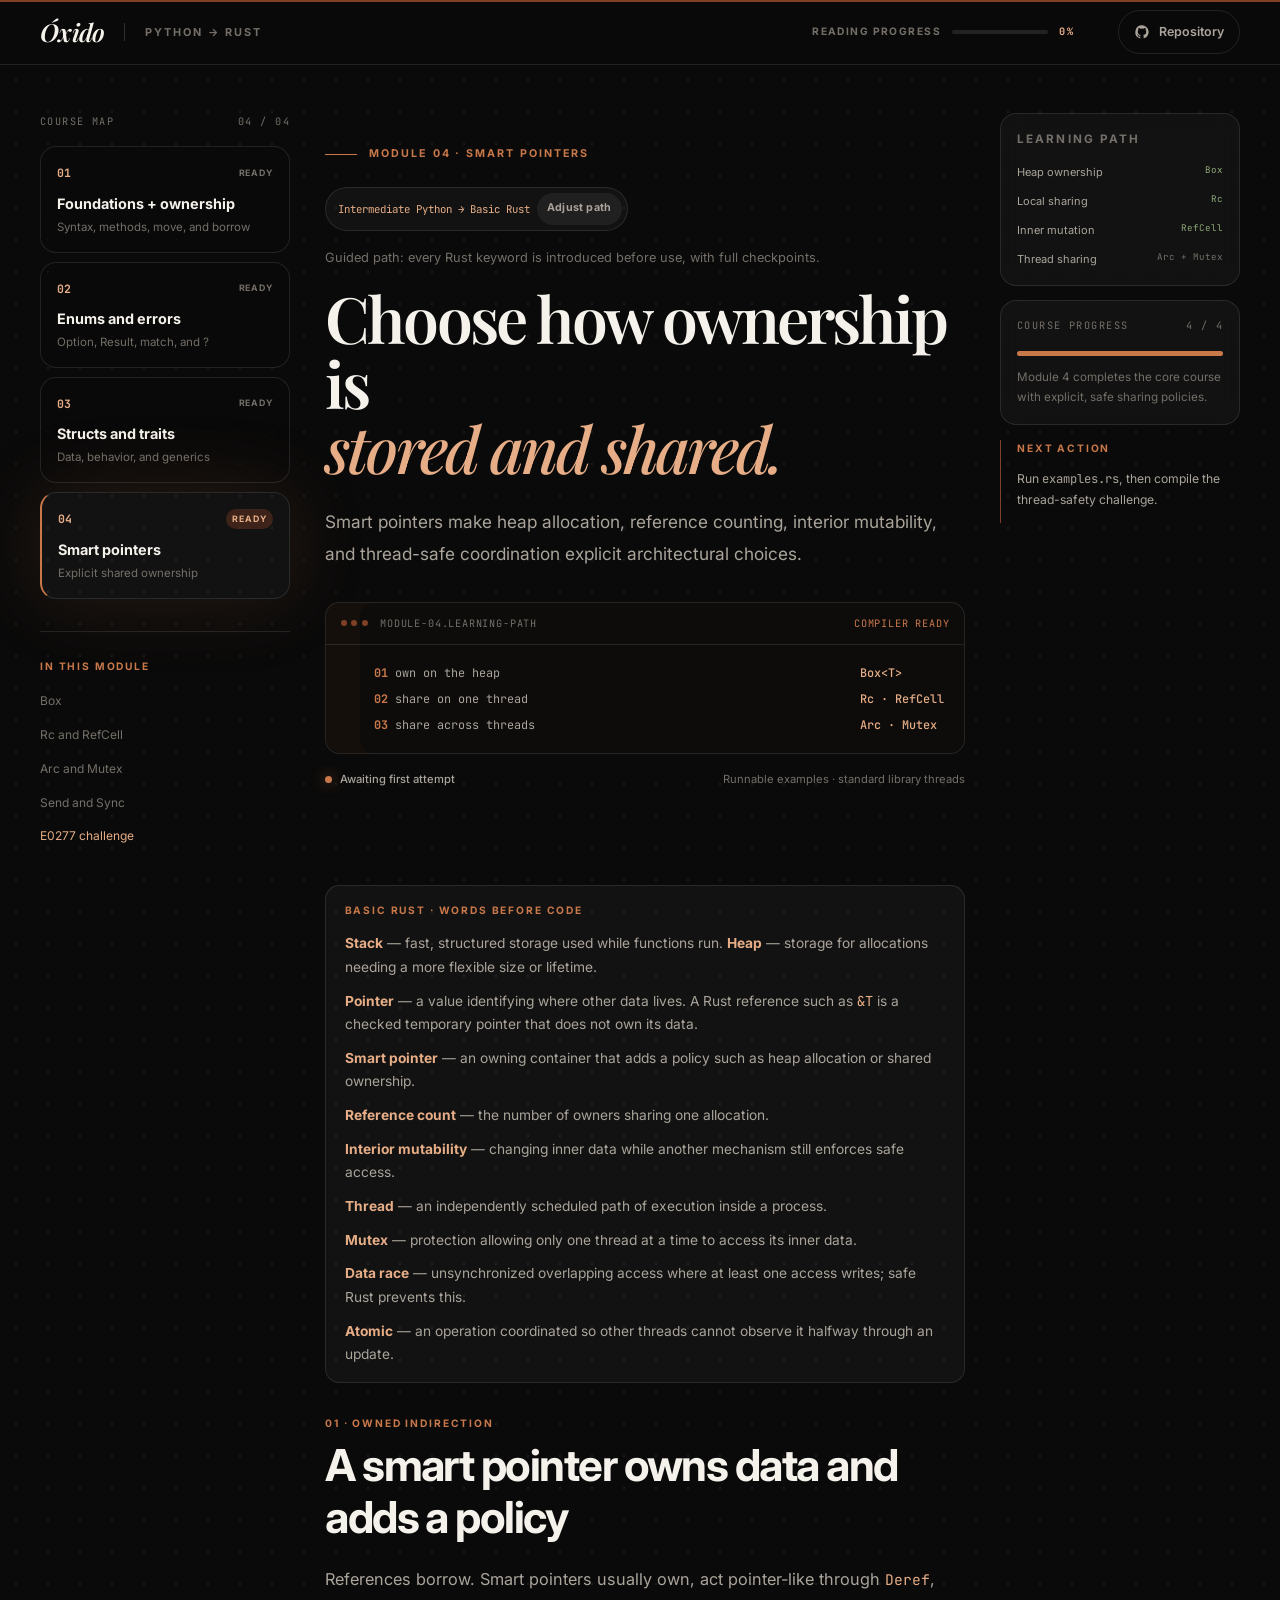
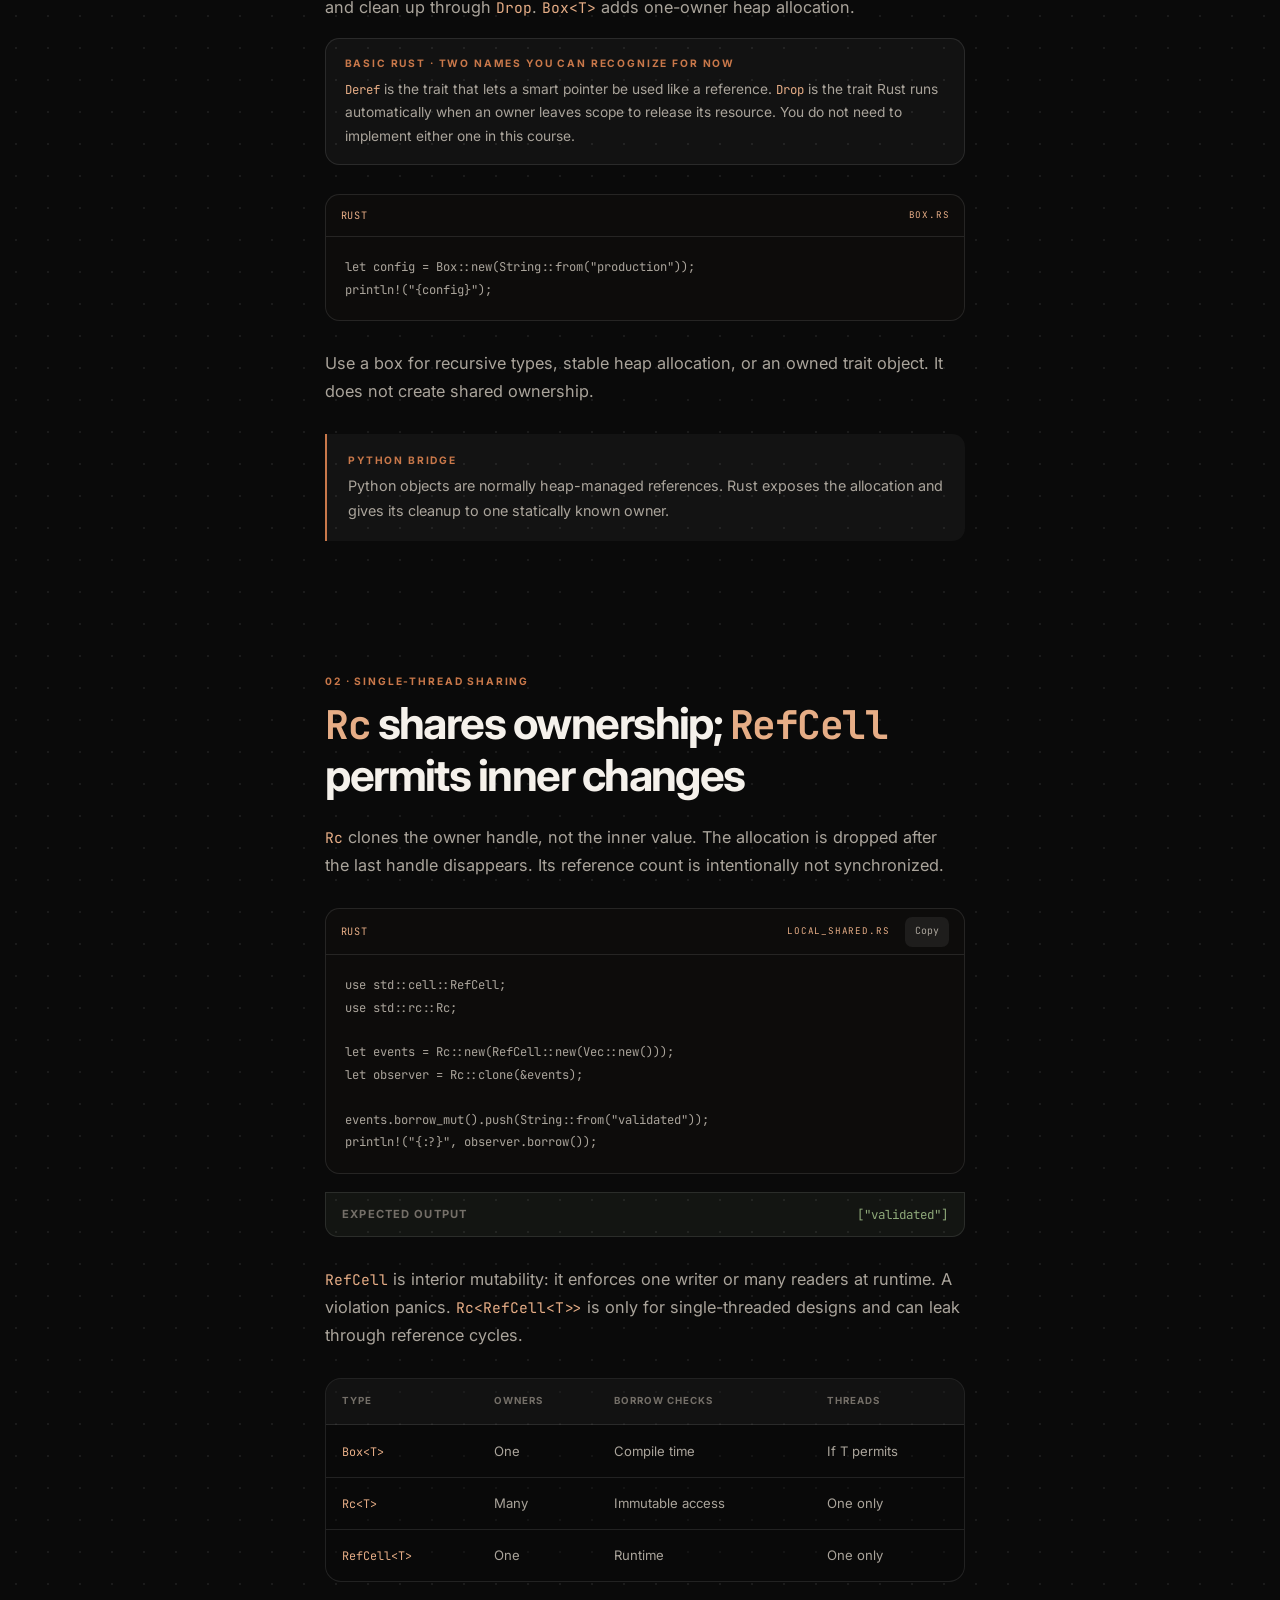
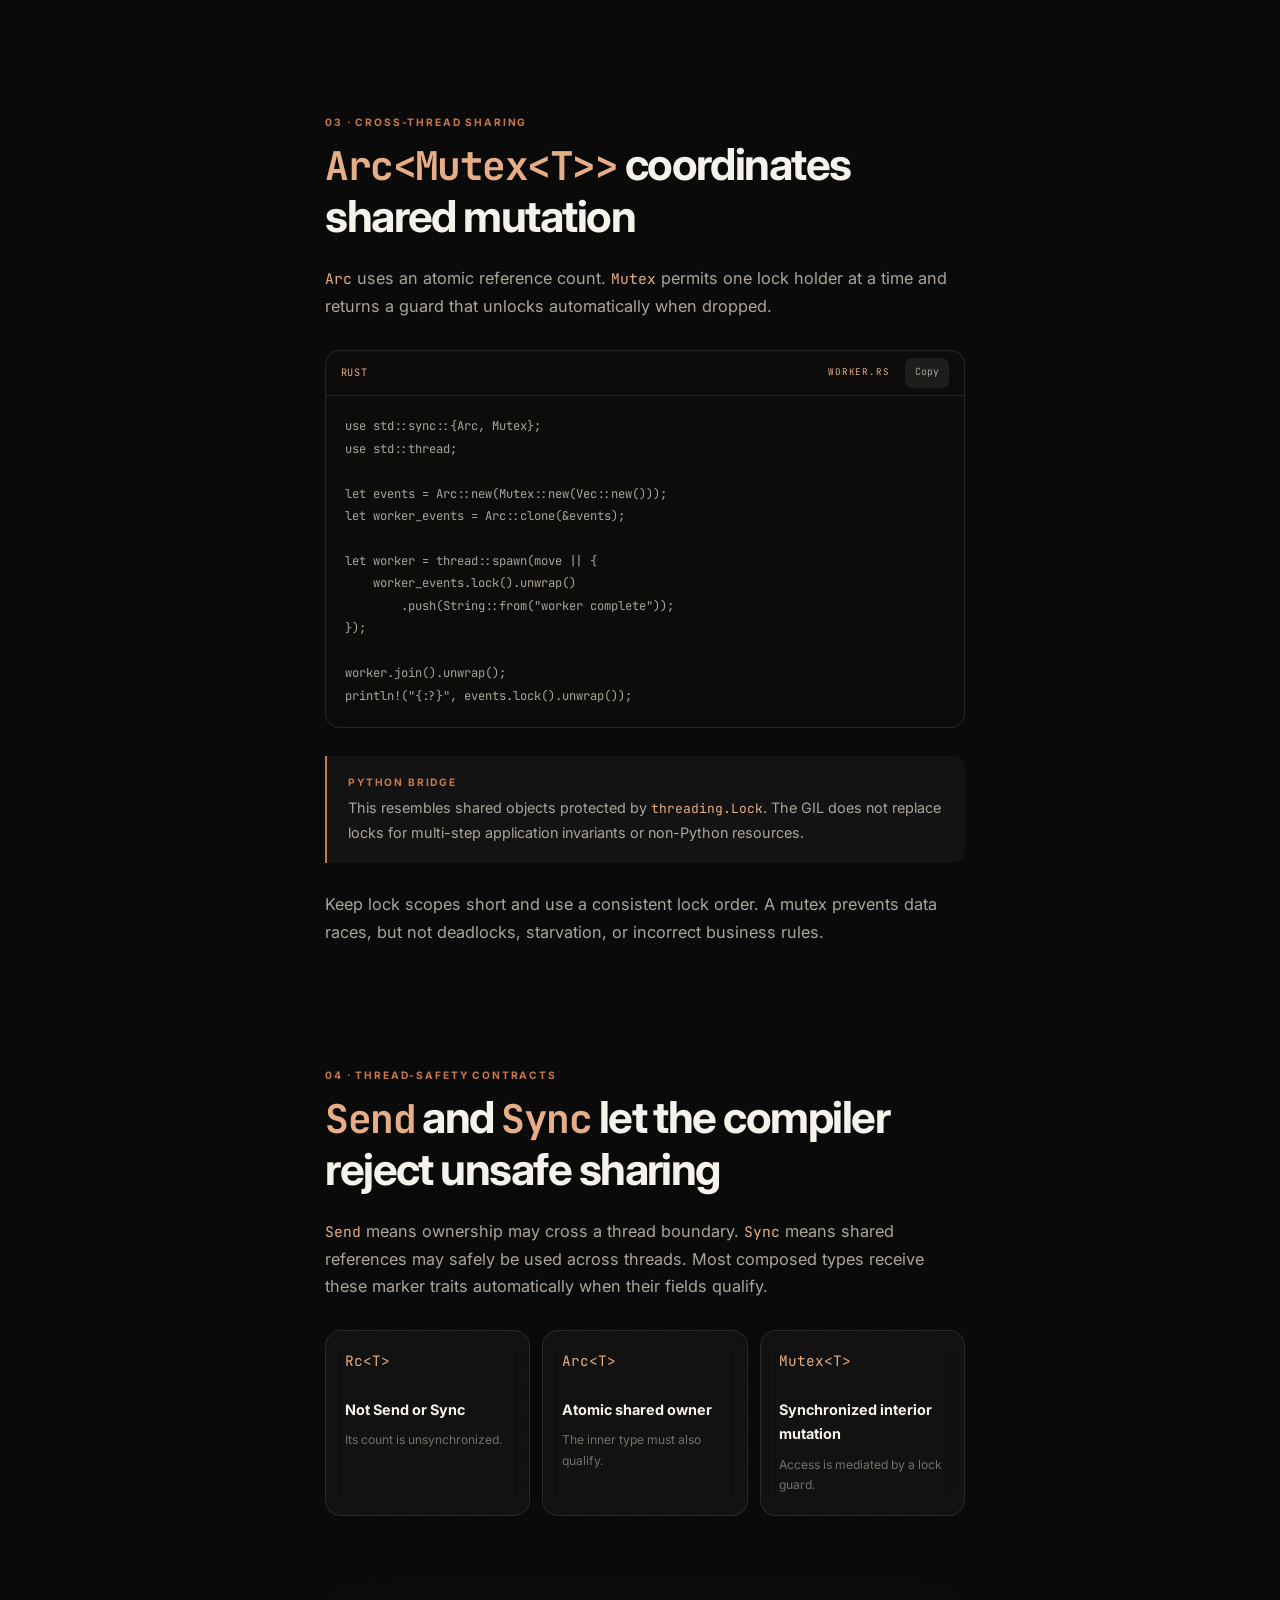
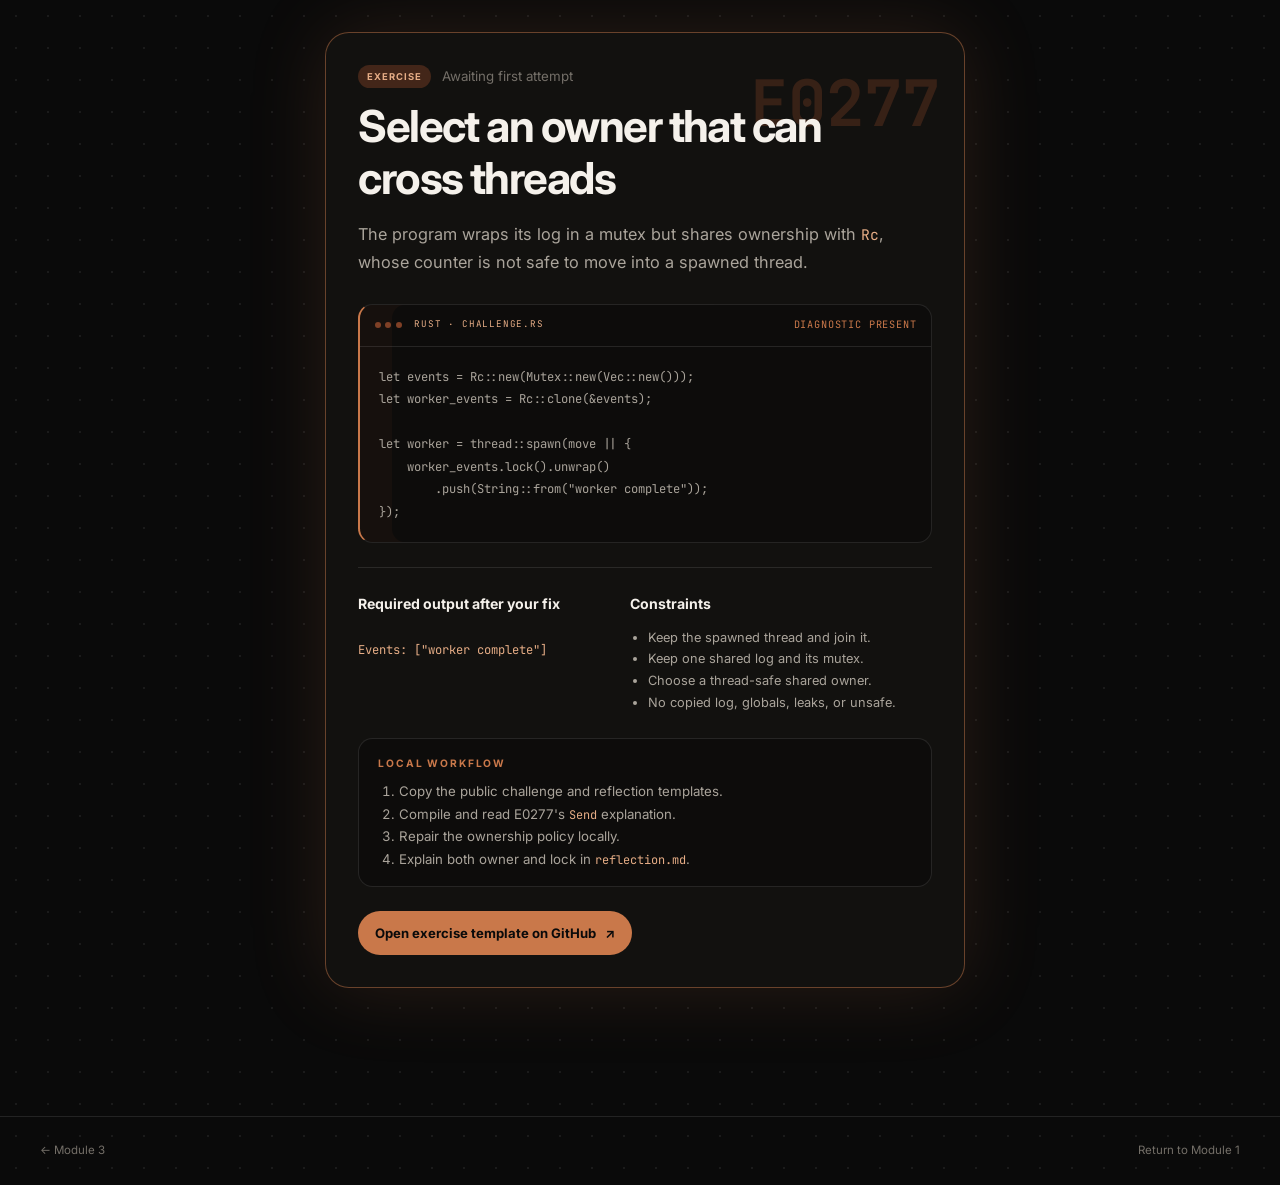
<file: docs/modules/04/index.html>
<!doctype html>
<html lang="en">
<head>
  <meta charset="utf-8"><meta name="viewport" content="width=device-width, initial-scale=1, viewport-fit=cover"><meta name="theme-color" content="#0a0a0a"><meta name="description" content="Learn Rust Box, Rc, RefCell, Arc, Mutex, Send, and Sync."><title>Óxido — Smart pointers</title>
  <link rel="preconnect" href="https://fonts.googleapis.com"><link rel="preconnect" href="https://fonts.gstatic.com" crossorigin><link href="https://fonts.googleapis.com/css2?family=Inter:wght@400;500;600;700&amp;family=JetBrains+Mono:wght@400;500;600&amp;family=Playfair+Display:ital,wght@0,600;1,500;1,600&amp;display=swap" rel="stylesheet">
  <link rel="stylesheet" href="../../assets/styles.css"><script src="../../assets/app.js" defer></script><script src="../../assets/profile.js?v=3" defer></script>
</head>
<body data-course-page data-builder-href="../../../">
  <a class="skip-link" href="#lesson">Skip to lesson</a><div class="reading-progress" aria-hidden="true"><span id="reading-progress-bar"></span></div>
  <header class="site-header"><div class="header-inner"><div class="brand-group"><details class="mobile-menu" id="mobile-menu"><summary aria-label="Open course navigation"><svg aria-hidden="true" viewBox="0 0 24 24"><path d="M4 7h16M4 12h16M4 17h16"/></svg></summary><nav aria-label="Mobile course navigation" class="mobile-menu-panel"><p class="eyebrow">Module 4 navigation</p><a href="#module-4"><span>Smart pointers</span><small>Ready</small></a><a href="#box">Box</a><a href="#rc">Rc + RefCell</a><a href="#arc">Arc + Mutex</a><a href="#send-sync">Send + Sync</a><a href="#challenge">E0277 challenge</a><a data-module-link href="../03/">← Module 3</a><a data-module-link href="../../">Return to Module 1</a></nav></details><a class="brand" data-module-link href="../../" aria-label="Óxido module 1">Óxido</a><span class="course-label" id="course-language-label">Python → Rust</span></div>
    <div class="header-actions"><div class="header-progress" aria-label="Module reading progress"><span>Reading progress</span><span class="progress-track"><span id="header-progress-bar"></span></span><output id="progress-value">0%</output></div><a class="repo-link" href="https://github.com/lfreirecastello/oxidando" aria-label="Open course repository"><svg aria-hidden="true" viewBox="0 0 24 24"><path d="M12 2a10 10 0 0 0-3.16 19.49c.5.09.68-.22.68-.48v-1.87c-2.78.6-3.37-1.18-3.37-1.18-.45-1.16-1.11-1.47-1.11-1.47-.91-.62.07-.61.07-.61 1 .07 1.53 1.03 1.53 1.03.9 1.53 2.35 1.09 2.92.83.09-.65.35-1.09.64-1.34-2.22-.25-4.56-1.11-4.56-4.94 0-1.09.39-1.98 1.03-2.68-.1-.25-.45-1.27.1-2.64 0 0 .84-.27 2.75 1.02A9.6 9.6 0 0 1 12 6.82a9.6 9.6 0 0 1 2.5.34c1.91-1.29 2.75-1.02 2.75-1.02.55 1.37.2 2.39.1 2.64.64.7 1.03 1.59 1.03 2.68 0 3.84-2.34 4.68-4.57 4.93.36.31.68.92.68 1.86v2.76c0 .27.18.58.69.48A10 10 0 0 0 12 2Z"/></svg><span>Repository</span></a></div></div></header>
  <div class="page-shell" id="top">
    <aside class="course-sidebar" aria-label="Course map"><div class="sticky-panel"><div class="sidebar-heading"><span>Course map</span><span>04 / 04</span></div><nav class="module-list"><a class="module-card" data-module-link href="../../"><span class="module-meta"><b>01</b><small>Ready</small></span><strong>Foundations + ownership</strong><span>Syntax, methods, move, and borrow</span></a><a class="module-card" data-module-link href="../02/"><span class="module-meta"><b>02</b><small>Ready</small></span><strong>Enums and errors</strong><span>Option, Result, match, and ?</span></a><a class="module-card" data-module-link href="../03/"><span class="module-meta"><b>03</b><small>Ready</small></span><strong>Structs and traits</strong><span>Data, behavior, and generics</span></a><a class="module-card active" href="#module-4"><span class="module-meta"><b>04</b><small>Ready</small></span><strong>Smart pointers</strong><span>Explicit shared ownership</span></a></nav><nav class="outline" aria-label="Module 4 sections"><p class="eyebrow">In this module</p><a href="#box">Box</a><a href="#rc">Rc and RefCell</a><a href="#arc">Arc and Mutex</a><a href="#send-sync">Send and Sync</a><a href="#challenge">E0277 challenge</a></nav></div></aside>
    <main id="lesson">
      <section class="hero" id="module-4" aria-labelledby="module-title"><p class="section-kicker"><span></span>Module 04 · Smart pointers</p><div class="active-profile" aria-label="Active course path"><span id="active-path">Intermediate Python → Basic Rust</span><a id="adjust-path" href="../../../">Adjust path</a></div><p class="depth-copy" id="depth-copy">Guided path: every Rust keyword is introduced before use, with full checkpoints.</p><h1 id="module-title">Choose how ownership is <em>stored and shared.</em></h1><p class="hero-copy">Smart pointers make heap allocation, reference counting, interior mutability, and thread-safe coordination explicit architectural choices.</p>
        <div class="terminal trace-terminal" aria-label="Module learning path"><div class="terminal-bar"><span class="terminal-dots" aria-hidden="true"><i></i><i></i><i></i></span><span>module-04.learning-path</span><span class="terminal-state">compiler ready</span></div><div class="trace-lines"><span><b>01</b> own on the heap</span><strong>Box&lt;T&gt;</strong><span><b>02</b> share on one thread</span><strong>Rc · RefCell</strong><span><b>03</b> share across threads</span><strong>Arc · Mutex</strong></div></div><div class="module-status"><span><i></i><b>Awaiting first attempt</b></span><span>Runnable examples · standard library threads</span></div>
      </section>
      <aside class="level-detail level-basic" aria-label="Basic vocabulary for smart pointers"><span class="eyebrow">Basic Rust · words before code</span><ul class="vocabulary-list">
        <li><strong>Stack</strong> — fast, structured storage used while functions run. <strong>Heap</strong> — storage for allocations needing a more flexible size or lifetime.</li><li><strong>Pointer</strong> — a value identifying where other data lives. A Rust reference such as <code>&amp;T</code> is a checked temporary pointer that does not own its data.</li><li><strong>Smart pointer</strong> — an owning container that adds a policy such as heap allocation or shared ownership.</li><li><strong>Reference count</strong> — the number of owners sharing one allocation.</li><li><strong>Interior mutability</strong> — changing inner data while another mechanism still enforces safe access.</li><li><strong>Thread</strong> — an independently scheduled path of execution inside a process.</li><li><strong>Mutex</strong> — protection allowing only one thread at a time to access its inner data.</li><li><strong>Data race</strong> — unsynchronized overlapping access where at least one access writes; safe Rust prevents this.</li><li><strong>Atomic</strong> — an operation coordinated so other threads cannot observe it halfway through an update.</li>
      </ul></aside>
      <section class="lesson-section" id="box"><header class="section-heading"><p class="eyebrow">01 · Owned indirection</p><h2>A smart pointer owns data and adds a policy</h2></header><p>References borrow. Smart pointers usually own, act pointer-like through <code>Deref</code>, and clean up through <code>Drop</code>. <code>Box&lt;T&gt;</code> adds one-owner heap allocation.</p>
        <aside class="level-detail level-basic"><span class="eyebrow">Basic Rust · two names you can recognize for now</span><p><code>Deref</code> is the trait that lets a smart pointer be used like a reference. <code>Drop</code> is the trait Rust runs automatically when an owner leaves scope to release its resource. You do not need to implement either one in this course.</p></aside>
        <article class="code-card wide"><header><span>Rust</span><code>box.rs</code></header><pre><code>let config = Box::new(String::from("production"));
println!("{config}");</code></pre></article>
        <p>Use a box for recursive types, stable heap allocation, or an owned trait object. It does not create shared ownership.</p>
        <div class="bridge-callout" data-language-panel="python"><span class="eyebrow">Python bridge</span><p>Python objects are normally heap-managed references. Rust exposes the allocation and gives its cleanup to one statically known owner.</p></div><div class="bridge-callout" data-language-panel="java"><span class="eyebrow">Java bridge</span><p>Java object allocation already produces a managed reference. A Rust <code>Box</code> is uniquely owned and freed deterministically when its owner leaves scope.</p></div><div class="bridge-callout" data-language-panel="javascript"><span class="eyebrow">JavaScript bridge</span><p>JavaScript hides heap placement behind garbage-collected references. Rust uses <code>Box</code> where explicit owned indirection is useful.</p></div>
      </section>
      <section class="lesson-section" id="rc"><header class="section-heading"><p class="eyebrow">02 · Single-thread sharing</p><h2><code>Rc</code> shares ownership; <code>RefCell</code> permits inner changes</h2></header><p><code>Rc</code> clones the owner handle, not the inner value. The allocation is dropped after the last handle disappears. Its reference count is intentionally not synchronized.</p>
        <article class="code-card wide"><header><span>Rust</span><code>local_shared.rs</code><button type="button" data-copy>Copy</button></header><pre><code>use std::cell::RefCell;
use std::rc::Rc;

let events = Rc::new(RefCell::new(Vec::new()));
let observer = Rc::clone(&amp;events);

events.borrow_mut().push(String::from("validated"));
println!("{:?}", observer.borrow());</code></pre></article><div class="checkpoint"><span>Expected output</span><code>["validated"]</code></div>
        <p><code>RefCell</code> is interior mutability: it enforces one writer or many readers at runtime. A violation panics. <code>Rc&lt;RefCell&lt;T&gt;&gt;</code> is only for single-threaded designs and can leak through reference cycles.</p>
        <div class="table-wrap"><table><thead><tr><th>Type</th><th>Owners</th><th>Borrow checks</th><th>Threads</th></tr></thead><tbody><tr><td data-label="Type"><code>Box&lt;T&gt;</code></td><td data-label="Owners">One</td><td data-label="Borrow checks">Compile time</td><td data-label="Threads">If T permits</td></tr><tr><td data-label="Type"><code>Rc&lt;T&gt;</code></td><td data-label="Owners">Many</td><td data-label="Borrow checks">Immutable access</td><td data-label="Threads">One only</td></tr><tr><td data-label="Type"><code>RefCell&lt;T&gt;</code></td><td data-label="Owners">One</td><td data-label="Borrow checks">Runtime</td><td data-label="Threads">One only</td></tr></tbody></table></div>
      </section>
      <section class="lesson-section" id="arc"><header class="section-heading"><p class="eyebrow">03 · Cross-thread sharing</p><h2><code>Arc&lt;Mutex&lt;T&gt;&gt;</code> coordinates shared mutation</h2></header><p><code>Arc</code> uses an atomic reference count. <code>Mutex</code> permits one lock holder at a time and returns a guard that unlocks automatically when dropped.</p>
        <article class="code-card wide"><header><span>Rust</span><code>worker.rs</code><button type="button" data-copy>Copy</button></header><pre><code>use std::sync::{Arc, Mutex};
use std::thread;

let events = Arc::new(Mutex::new(Vec::new()));
let worker_events = Arc::clone(&amp;events);

let worker = thread::spawn(move || {
    worker_events.lock().unwrap()
        .push(String::from("worker complete"));
});

worker.join().unwrap();
println!("{:?}", events.lock().unwrap());</code></pre></article>
        <div class="bridge-callout" data-language-panel="python"><span class="eyebrow">Python bridge</span><p>This resembles shared objects protected by <code>threading.Lock</code>. The GIL does not replace locks for multi-step application invariants or non-Python resources.</p></div><div class="bridge-callout" data-language-panel="java"><span class="eyebrow">Java bridge</span><p>This resembles a shared reference plus <code>synchronized</code> or <code>Lock</code>. Rust additionally checks whether the captured values may cross thread boundaries.</p></div><div class="bridge-callout" data-language-panel="javascript"><span class="eyebrow">JavaScript bridge</span><p>Ordinary objects stay inside one event-loop agent. Workers usually communicate by messages; shared memory requires explicit <code>SharedArrayBuffer</code> and atomics.</p></div>
        <p>Keep lock scopes short and use a consistent lock order. A mutex prevents data races, but not deadlocks, starvation, or incorrect business rules.</p>
      </section>
      <section class="lesson-section" id="send-sync"><header class="section-heading"><p class="eyebrow">04 · Thread-safety contracts</p><h2><code>Send</code> and <code>Sync</code> let the compiler reject unsafe sharing</h2></header><p><code>Send</code> means ownership may cross a thread boundary. <code>Sync</code> means shared references may safely be used across threads. Most composed types receive these marker traits automatically when their fields qualify.</p>
        <div class="contract-grid"><article><code>Rc&lt;T&gt;</code><strong>Not Send or Sync</strong><p>Its count is unsynchronized.</p></article><article><code>Arc&lt;T&gt;</code><strong>Atomic shared owner</strong><p>The inner type must also qualify.</p></article><article><code>Mutex&lt;T&gt;</code><strong>Synchronized interior mutation</strong><p>Access is mediated by a lock guard.</p></article></div>
        <aside class="level-detail level-intermediate"><span class="eyebrow">Intermediate depth · recovery</span><p>A mutex becomes poisoned when a thread panics while holding it. Decide at the application boundary whether to stop, recover the inner value, or rebuild state.</p></aside><aside class="level-detail level-advanced"><span class="eyebrow">Advanced depth · architecture</span><p>Prefer ownership transfer or message passing when the data naturally moves. Use shared state when multiple workers genuinely coordinate around one resource; compiler safety does not guarantee maintainable contention patterns.</p></aside>
      </section>
      <section class="challenge" id="challenge" aria-labelledby="challenge-title"><span class="diagnostic-code" aria-hidden="true">E0277</span><div class="challenge-status"><span>Exercise</span><small>Awaiting first attempt</small></div><h2 id="challenge-title">Select an owner that can cross threads</h2><p>The program wraps its log in a mutex but shares ownership with <code>Rc</code>, whose counter is not safe to move into a spawned thread.</p>
        <article class="code-card challenge-code"><header><span class="terminal-dots" aria-hidden="true"><i></i><i></i><i></i></span><code>Rust · challenge.rs</code><span class="terminal-state">diagnostic present</span></header><pre><code>let events = Rc::new(Mutex::new(Vec::new()));
let worker_events = Rc::clone(&amp;events);

let worker = thread::spawn(move || {
    worker_events.lock().unwrap()
        .push(String::from("worker complete"));
});</code></pre></article>
        <div class="challenge-grid"><div><h3>Required output after your fix</h3><pre>Events: ["worker complete"]</pre></div><div><h3>Constraints</h3><ul><li>Keep the spawned thread and join it.</li><li>Keep one shared log and its mutex.</li><li>Choose a thread-safe shared owner.</li><li>No copied log, globals, leaks, or unsafe.</li></ul></div></div>
        <div class="workflow"><p class="eyebrow">Local workflow</p><ol><li>Copy the public challenge and reflection templates.</li><li>Compile and read E0277's <code>Send</code> explanation.</li><li>Repair the ownership policy locally.</li><li>Explain both owner and lock in <code>reflection.md</code>.</li></ol></div><a class="primary-action" href="https://github.com/lfreirecastello/oxidando/blob/main/modules/04-smart-pointers/challenge.template.rs">Open exercise template on GitHub <span aria-hidden="true">↗</span></a>
      </section>
    </main>
    <aside class="context-sidebar" aria-label="Current module context"><div class="sticky-panel"><section class="context-card"><p class="eyebrow">Learning path</p><ul><li><span>Heap ownership</span><small>Box</small></li><li><span>Local sharing</span><small>Rc</small></li><li><span>Inner mutation</span><small>RefCell</small></li><li><span>Thread sharing</span><small>Arc + Mutex</small></li></ul></section><section class="context-card"><div class="sidebar-heading"><span>Course progress</span><span>4 / 4</span></div><div class="course-progress progress-100"><span></span></div><p>Module 4 completes the core course with explicit, safe sharing policies.</p></section><section class="next-action"><p class="eyebrow">Next action</p><p>Run <code>examples.rs</code>, then compile the thread-safety challenge.</p></section></div></aside>
  </div><footer class="site-footer"><a data-module-link href="../03/">← Module 3</a><a data-module-link href="../../">Return to Module 1</a></footer>
</body></html>
</file>
<file: docs/assets/styles.css>
:root {
  color-scheme: dark;
  --bg: #0a0a0a;
  --surface: rgba(255, 255, 255, 0.035);
  --surface-solid: #12110f;
  --inset: #0d0c0b;
  --text: #f5f1eb;
  --muted: #aaa49b;
  --faint: #746f68;
  --copper: #c9784a;
  --copper-light: #e6ad86;
  --copper-deep: #7f4026;
  --sage: #8faa7a;
  --border: rgba(255, 255, 255, 0.1);
  --border-strong: rgba(255, 255, 255, 0.16);
  --shadow: 0 0 80px rgba(201, 120, 74, 0.16);
  --sans: Inter, ui-sans-serif, system-ui, -apple-system, BlinkMacSystemFont, "Segoe UI", sans-serif;
  --display: "Playfair Display", Georgia, serif;
  --mono: "JetBrains Mono", "SFMono-Regular", Consolas, "Liberation Mono", monospace;
}

* { box-sizing: border-box; }
html { scroll-behavior: smooth; background: var(--bg); }
body {
  margin: 0;
  min-width: 320px;
  color: var(--text);
  background-color: var(--bg);
  background-image: radial-gradient(rgba(255,255,255,.07) 1px, transparent 1px);
  background-size: 32px 32px;
  font-family: var(--sans);
  line-height: 1.7;
  overflow-x: hidden;
}
body::before {
  content: "";
  position: fixed;
  inset: 0;
  z-index: -1;
  background: radial-gradient(circle at 52% 9%, rgba(127,64,38,.18), transparent 32rem);
  pointer-events: none;
}
a { color: inherit; text-decoration: none; }
button, summary { font: inherit; }
button { color: inherit; }
code, pre { font-family: var(--mono); }
code { overflow-wrap: anywhere; }
img, svg { display: block; max-width: 100%; }
::selection { color: var(--text); background: var(--copper-deep); }
:focus-visible { outline: 2px solid var(--copper-light); outline-offset: 3px; }
[id] { scroll-margin-top: 6rem; }

.skip-link {
  position: fixed;
  top: .75rem;
  left: .75rem;
  z-index: 100;
  padding: .65rem 1rem;
  border-radius: .75rem;
  color: #0a0a0a;
  background: var(--copper-light);
  transform: translateY(-150%);
}
.skip-link:focus { transform: translateY(0); }

.reading-progress {
  position: fixed;
  inset: 0 0 auto;
  z-index: 80;
  height: 2px;
  background: var(--copper-deep);
}
.reading-progress span { display: block; width: 0; height: 100%; background: var(--copper); }

.site-header {
  position: sticky;
  top: 0;
  z-index: 60;
  padding-top: env(safe-area-inset-top, 0);
  border-bottom: 1px solid var(--border);
  background: rgba(10,10,10,.92);
  backdrop-filter: blur(14px);
  -webkit-backdrop-filter: blur(14px);
}
.header-inner {
  display: flex;
  align-items: center;
  justify-content: space-between;
  max-width: 1440px;
  min-height: 64px;
  margin: 0 auto;
  padding: .5rem 2.5rem;
}
.brand-group, .header-actions, .header-progress { display: flex; align-items: center; }
.brand-group { gap: 1.25rem; }
.brand {
  font-family: var(--display);
  font-size: 1.55rem;
  font-style: italic;
  font-weight: 600;
  letter-spacing: -.03em;
}
.course-label {
  padding-left: 1.25rem;
  border-left: 1px solid var(--border-strong);
  color: var(--faint);
  font-size: .68rem;
  font-weight: 700;
  letter-spacing: .18em;
  text-transform: uppercase;
}
.header-actions { gap: 1.25rem; }
.header-progress { gap: .7rem; color: var(--faint); font-size: .64rem; font-weight: 700; letter-spacing: .14em; text-transform: uppercase; }
.header-progress output { min-width: 2.4rem; color: var(--copper-light); font-family: var(--mono); }
.progress-track { width: 6rem; height: 4px; overflow: hidden; border-radius: 1rem; background: rgba(255,255,255,.1); }
.progress-track span { display: block; width: 0; height: 100%; border-radius: inherit; background: var(--copper); }
.repo-link {
  display: inline-flex;
  align-items: center;
  gap: .55rem;
  min-height: 44px;
  padding: .45rem .95rem;
  border: 1px solid var(--border);
  border-radius: 999px;
  color: var(--muted);
  font-size: .78rem;
  font-weight: 600;
}
.repo-link:hover { color: var(--text); border-color: var(--copper); }
.repo-link svg { width: 1rem; fill: currentColor; }

.mobile-menu { display: none; position: relative; }
.mobile-menu summary {
  display: grid;
  width: 44px;
  height: 44px;
  cursor: pointer;
  list-style: none;
  place-items: center;
  border: 1px solid var(--border);
  border-radius: .8rem;
  color: var(--muted);
}
.mobile-menu summary::-webkit-details-marker { display: none; }
.mobile-menu summary svg { width: 1.2rem; fill: none; stroke: currentColor; stroke-width: 1.8; }
.mobile-menu-panel {
  position: fixed;
  top: calc(72px + env(safe-area-inset-top, 0px));
  left: max(1rem, env(safe-area-inset-left, 0px));
  width: min(84vw, 22rem);
  max-height: calc(100dvh - 6rem);
  padding: .75rem;
  overflow-y: auto;
  border: 1px solid var(--border-strong);
  border-radius: 1.1rem;
  background: var(--surface-solid);
  box-shadow: var(--shadow), 0 24px 70px rgba(0,0,0,.6);
}
.mobile-menu-panel .eyebrow { margin: .3rem .65rem .55rem; }
.mobile-menu-panel a { display: flex; align-items: center; justify-content: space-between; min-height: 44px; padding: .4rem .7rem; border-radius: .7rem; color: var(--muted); font-size: .88rem; }
.mobile-menu-panel a:first-of-type { color: var(--copper-light); background: rgba(127,64,38,.2); }
.mobile-menu-panel a:hover { color: var(--text); background: rgba(255,255,255,.05); }
.mobile-menu-panel small { color: var(--copper); font-family: var(--mono); font-size: .62rem; letter-spacing: .1em; text-transform: uppercase; }

.page-shell {
  display: grid;
  grid-template-columns: 250px minmax(0, 760px) 240px;
  gap: 2.2rem;
  align-items: start;
  max-width: 1440px;
  margin: 0 auto;
  padding: 3rem 2.5rem 6rem;
}
.sticky-panel { position: sticky; top: 6rem; }
.sidebar-heading { display: flex; align-items: center; justify-content: space-between; color: var(--faint); font-family: var(--mono); font-size: .64rem; letter-spacing: .14em; text-transform: uppercase; }
.module-list { display: grid; gap: .55rem; margin-top: 1rem; }
.module-card { display: block; padding: 1rem; border: 1px solid var(--border); border-radius: 1rem; background: rgba(10,10,10,.35); }
.module-card.active { border-left: 2px solid var(--copper); background: var(--surface); box-shadow: var(--shadow); }
.module-card.upcoming { opacity: .62; }
.module-card .module-meta { display: flex; align-items: center; justify-content: space-between; margin-bottom: .55rem; }
.module-card b { color: var(--copper-light); font-family: var(--mono); font-size: .72rem; }
.module-card small { color: var(--faint); font-size: .55rem; font-weight: 700; letter-spacing: .1em; text-transform: uppercase; }
.module-card.active small { padding: .15rem .4rem; border-radius: 999px; color: var(--copper-light); background: rgba(127,64,38,.4); }
.module-card strong { display: block; font-size: .9rem; }
.module-card > span:last-child { display: block; margin-top: .15rem; color: var(--faint); font-size: .72rem; line-height: 1.5; }
.outline { display: grid; gap: .2rem; margin-top: 2rem; padding-top: 1.6rem; border-top: 1px solid var(--border); }
.outline .eyebrow { margin: 0 0 .5rem; }
.outline a { padding: .32rem 0; color: var(--faint); font-size: .75rem; }
.outline a:hover, .outline a[aria-current="true"] { color: var(--copper-light); }

main { min-width: 0; }
.hero { position: relative; padding: 2rem 0 5rem; }
.section-kicker { display: flex; align-items: center; gap: .75rem; margin: 0 0 1.5rem; color: var(--copper); font-size: .67rem; font-weight: 700; letter-spacing: .18em; text-transform: uppercase; }
.section-kicker span { width: 2rem; height: 1px; background: var(--copper); }
.hero h1 { max-width: 46rem; margin: 0; font-family: var(--display); font-size: clamp(3rem, 5vw, 4.9rem); font-weight: 600; line-height: 1.02; letter-spacing: -.045em; }
.hero h1 em { display: block; color: var(--copper-light); font-weight: 500; }
.hero-copy { max-width: 45rem; margin: 1.6rem 0 0; color: var(--muted); font-size: 1.08rem; line-height: 1.85; }

.terminal, .code-card {
  overflow: hidden;
  border: 1px solid var(--border);
  border-radius: .9rem;
  background: var(--inset);
}
.trace-terminal { margin-top: 2rem; box-shadow: inset 2.1rem 0 rgba(127,64,38,.07); }
.terminal-bar, .code-card header {
  display: flex;
  align-items: center;
  gap: .75rem;
  min-height: 42px;
  padding: .45rem .9rem;
  border-bottom: 1px solid var(--border);
  color: var(--faint);
  font-family: var(--mono);
  font-size: .64rem;
  letter-spacing: .08em;
  text-transform: uppercase;
}
.terminal-state { margin-left: auto; color: var(--copper); }
.terminal-dots { display: flex; gap: .3rem; }
.terminal-dots i { width: 6px; height: 6px; border-radius: 50%; background: var(--copper-deep); }
.trace-lines { display: grid; grid-template-columns: 1fr auto; gap: .35rem 1.25rem; padding: 1.15rem 1.25rem 1.15rem 3rem; color: var(--muted); font-family: var(--mono); font-size: .74rem; }
.trace-lines b { color: var(--copper); }
.trace-lines strong { color: var(--copper-light); font-weight: 500; }
.trace-lines .diagnostic { color: var(--text); text-decoration: underline wavy var(--copper-deep); text-underline-offset: .25rem; }
.module-status { display: flex; justify-content: space-between; gap: 1rem; margin-top: 1rem; color: var(--faint); font-size: .7rem; }
.module-status span:first-child { display: flex; align-items: center; gap: .5rem; }
.module-status i { width: .45rem; height: .45rem; border-radius: 50%; background: var(--copper); box-shadow: 0 0 14px rgba(201,120,74,.65); }
.module-status b { color: var(--muted); font-weight: 500; }
.active-profile { display: inline-flex; align-items: center; gap: .4rem; margin-bottom: 1rem; padding: .3rem .35rem .3rem .75rem; border: 1px solid var(--border); border-radius: 999px; color: var(--copper-light); background: var(--surface); font-family: var(--mono); font-size: .67rem; }
.active-profile a { min-height: 32px; padding: .35rem .65rem; border-radius: 999px; color: var(--muted); background: rgba(255,255,255,.06); font-family: var(--sans); font-weight: 700; letter-spacing: .02em; }
.active-profile a:hover { color: var(--text); background: rgba(255,255,255,.1); }
.depth-copy { max-width: 44rem; margin: 0 0 1rem; color: var(--faint); font-size: .8rem; }
.level-detail { display: none; margin: 1rem 0; padding: 1rem 1.15rem; border: 1px solid var(--border); border-radius: .9rem; background: var(--surface); }
.level-detail .eyebrow { display: block; margin-bottom: .35rem; }
.level-detail p { margin: 0; color: var(--muted); font-size: .86rem; }
[data-rust-level="intermediate"] .level-intermediate,
[data-rust-level="advanced"] .level-intermediate,
[data-rust-level="advanced"] .level-advanced { display: block; }
[data-rust-level="basic"] .level-basic { display: block; }
[data-rust-level="advanced"] .level-advanced { border-color: rgba(201,120,74,.38); background: rgba(127,64,38,.1); }
.vocabulary-list { display: grid; gap: .65rem; margin: .8rem 0 0; padding: 0; list-style: none; }
.vocabulary-list li { color: var(--muted); font-size: .86rem; }
.vocabulary-list code, .vocabulary-list strong { color: var(--copper-light); }
[data-language-panel] { display: none; }
[data-bridge-language="python"] [data-language-panel="python"],
[data-bridge-language="java"] [data-language-panel="java"],
[data-bridge-language="javascript"] [data-language-panel="javascript"] { display: block; }

.lesson-section { padding: 1rem 0 5.5rem; }
.section-heading { margin-bottom: 1.4rem; }
.eyebrow { color: var(--copper); font-size: .64rem; font-weight: 700; letter-spacing: .18em; text-transform: uppercase; }
.section-heading .eyebrow { margin: 0 0 .45rem; }
.section-heading h2, .challenge h2 { margin: 0; font-size: clamp(2rem, 4vw, 2.75rem); line-height: 1.18; letter-spacing: -.035em; }
.section-heading h2 em { color: var(--copper-light); font-family: var(--display); font-weight: 500; }
.lesson-section > p, .challenge > p { max-width: 44rem; color: var(--muted); font-size: 1.02rem; }
.lesson-section > p + p { margin-top: 1.25rem; }
.lesson-section > h3 { margin: 2.2rem 0 1rem; font-size: 1.15rem; line-height: 1.4; }
.lesson-section code:not(pre code), .challenge code:not(pre code) { color: var(--copper-light); font-size: .9em; }
.note { padding-left: 1rem; border-left: 2px solid var(--copper-deep); font-size: .91rem !important; }

.rule-grid { display: grid; grid-template-columns: repeat(3, 1fr); gap: .75rem; margin: 2rem 0; padding: 0; list-style: none; }
.rule-grid li, .contract-grid article, .context-card {
  border: 1px solid var(--border);
  border-radius: 1rem;
  background: var(--surface);
  backdrop-filter: blur(10px);
  -webkit-backdrop-filter: blur(10px);
}
.rule-grid li { min-height: 9rem; padding: 1.1rem; }
.rule-grid span { display: block; margin-bottom: 2rem; color: var(--copper); font-family: var(--mono); font-size: .68rem; }
.rule-grid strong { font-size: .95rem; line-height: 1.45; }
.bridge-callout { margin: 1.8rem 0; padding: 1.1rem 1.3rem; border-left: 2px solid var(--copper); border-radius: 0 .8rem .8rem 0; background: var(--surface); }
.bridge-callout span { display: block; margin-bottom: .3rem; }
.bridge-callout p { margin: 0; color: var(--muted); font-size: .9rem; }
.word-callout { margin: 1.5rem 0; padding: 1rem 1.15rem; border: 1px solid rgba(201,120,74,.28); border-radius: .9rem; background: rgba(127,64,38,.09); }
.word-callout span { display: block; margin-bottom: .35rem; }
.word-callout p { margin: 0; color: var(--muted); font-size: .9rem; }
.checkpoint { display: flex; align-items: center; justify-content: space-between; gap: 1rem; margin: -.7rem 0 1.8rem; padding: .7rem 1rem; border: 1px solid var(--border); border-radius: 0 0 .8rem .8rem; color: var(--faint); background: rgba(143,170,122,.07); font-size: .7rem; }
.checkpoint span { font-weight: 700; letter-spacing: .1em; text-transform: uppercase; }
.checkpoint code { color: var(--sage) !important; font-size: .78rem !important; text-align: right; }

.code-pair { display: grid; grid-template-columns: repeat(2, minmax(0, 1fr)); gap: .85rem; margin: 1.8rem 0; }
.code-card.wide { margin: 1.8rem 0; }
.code-card header span:first-child { color: var(--copper-light); }
.code-card header code { margin-left: auto; color: var(--faint); }
.code-card header button { min-width: 44px; min-height: 30px; margin-left: .25rem; border: 0; border-radius: .45rem; color: var(--muted); background: rgba(255,255,255,.07); cursor: pointer; font-size: .62rem; }
.code-card header button:hover { color: var(--text); background: rgba(255,255,255,.12); }
pre { margin: 0; }
.code-card pre, .challenge pre { max-width: 100%; padding: 1.2rem; overflow-x: auto; color: var(--muted); font-size: .76rem; line-height: 1.85; tab-size: 4; -webkit-overflow-scrolling: touch; }
.diagnostic-card { border-left: 2px solid var(--copper-deep); box-shadow: inset 2rem 0 rgba(127,64,38,.07); }

.table-wrap { margin: 1.8rem 0; overflow: hidden; border: 1px solid var(--border); border-radius: 1rem; background: rgba(10,10,10,.35); }
table { width: 100%; border-collapse: collapse; font-size: .82rem; }
th, td { padding: .9rem 1rem; text-align: left; border-bottom: 1px solid var(--border); }
th { color: var(--faint); background: var(--surface); font-size: .61rem; letter-spacing: .1em; text-transform: uppercase; }
td { color: var(--muted); }
td:first-child { color: var(--copper-light); }
tr:last-child td { border-bottom: 0; }

.memory-diagram { display: grid; grid-template-columns: 1fr auto 1.35fr; gap: 1rem; align-items: center; margin: 2rem 0; padding: 1.2rem; border: 1px solid var(--border); border-radius: 1rem; background: var(--inset); }
.memory-block { padding: 1rem; border: 1px solid rgba(201,120,74,.45); border-radius: .75rem; background: rgba(127,64,38,.12); }
.memory-block > span { color: var(--copper-light); font-family: var(--mono); font-size: .67rem; }
.memory-block > div { display: grid; grid-template-columns: repeat(3, 1fr); gap: .35rem; margin-top: 1rem; }
.memory-block b { padding: .45rem .25rem; border-radius: .35rem; color: var(--muted); background: rgba(255,255,255,.07); font-family: var(--mono); font-size: .67rem; text-align: center; }
.memory-block.heap code { display: block; margin-top: 1rem; color: var(--muted); letter-spacing: .25em; white-space: nowrap; }
.memory-arrow { color: var(--copper-deep); font-family: var(--mono); }

.contract-grid { display: grid; grid-template-columns: repeat(3, 1fr); gap: .75rem; margin: 1.8rem 0; }
.contract-grid article { padding: 1.15rem; }
.contract-grid article > code { display: block; margin-bottom: 1.5rem; color: var(--copper-light); font-size: 1.15rem; }
.contract-grid strong { display: block; font-size: .9rem; }
.contract-grid p { margin: .5rem 0 0; color: var(--faint); font-size: .76rem; }
.method-grid { display: grid; grid-template-columns: repeat(2, minmax(0, 1fr)); gap: .75rem; margin: 1.8rem 0; }
.method-grid article { min-width: 0; padding: 1rem 1.05rem; border: 1px solid var(--border); border-radius: .9rem; background: var(--surface); }
.method-grid code { display: block; color: var(--copper-light); font-size: .78rem; overflow-wrap: anywhere; }
.method-grid strong { display: block; margin-top: .65rem; font-size: .86rem; }
.method-grid p { margin: .35rem 0 0; color: var(--faint); font-size: .75rem; line-height: 1.55; }
.compact-methods { grid-template-columns: repeat(4, minmax(0, 1fr)); }

.borrow-timeline { margin: 1.8rem 0; padding: 1rem; border: 1px solid var(--border); border-radius: 1rem; background: var(--inset); font-family: var(--mono); font-size: .68rem; }
.borrow-timeline header { display: flex; justify-content: space-between; margin-bottom: 1rem; padding-bottom: .75rem; border-bottom: 1px solid var(--border); color: var(--faint); text-transform: uppercase; }
.borrow-timeline header code { color: var(--copper-light); }
.borrow-timeline > div { display: grid; grid-template-columns: 5rem 1fr; gap: .75rem; align-items: center; margin: .65rem 0; color: var(--faint); }
.borrow-timeline i { display: block; height: .65rem; border-radius: 1rem; }
.borrow-timeline .readers { width: 55%; background: rgba(143,170,122,.65); }
.borrow-timeline .writer { width: 38%; margin-left: 60%; background: var(--copper); }
.borrow-timeline footer { display: flex; justify-content: space-between; margin-left: 5.75rem; color: var(--faint); font-size: .58rem; }

.challenge { position: relative; margin: 0 0 2rem; padding: 2rem; overflow: hidden; border: 1px solid rgba(201,120,74,.48); border-radius: 1.5rem; background: var(--surface-solid); box-shadow: var(--shadow); }
.diagnostic-code { position: absolute; top: 1rem; right: 1.5rem; color: rgba(127,64,38,.35); font-family: var(--mono); font-size: clamp(2.6rem, 7vw, 4rem); font-weight: 700; }
.challenge-status { position: relative; display: flex; align-items: center; gap: .7rem; margin-bottom: .8rem; }
.challenge-status span { padding: .2rem .55rem; border-radius: 999px; color: var(--copper-light); background: rgba(127,64,38,.45); font-size: .59rem; font-weight: 700; letter-spacing: .11em; text-transform: uppercase; }
.challenge-status small { color: var(--faint); }
.challenge h2 { position: relative; }
.challenge-code { margin-top: 1.7rem; border-left: 2px solid var(--copper); box-shadow: inset 2rem 0 rgba(127,64,38,.08); }
.challenge-code header code { margin: 0; }
.challenge-grid { display: grid; grid-template-columns: .9fr 1.1fr; gap: 1.5rem; margin: 1.5rem 0; padding-top: 1.5rem; border-top: 1px solid var(--border); }
.challenge-grid h3 { margin: 0 0 .65rem; font-size: .88rem; }
.challenge-grid pre { padding: .75rem 0; color: var(--copper-light); font-size: .76rem; }
.challenge-grid ul { margin: 0; padding-left: 1.15rem; color: var(--muted); font-size: .8rem; }
.workflow { margin: 1.5rem 0; padding: 1rem 1.2rem; border: 1px solid var(--border); border-radius: .9rem; background: var(--inset); }
.workflow .eyebrow { margin: 0 0 .5rem; }
.workflow ol { margin: 0; padding-left: 1.3rem; color: var(--muted); font-size: .83rem; }
.primary-action { display: inline-flex; align-items: center; gap: .55rem; min-height: 44px; padding: .55rem 1.05rem; border-radius: 999px; color: #0a0a0a; background: var(--copper); font-size: .82rem; font-weight: 700; }
.primary-action:hover { background: var(--copper-light); transform: translateY(-2px); }

.context-sidebar .sticky-panel { display: grid; gap: .9rem; }
.context-card { padding: 1rem; }
.context-card .eyebrow { margin: 0 0 .8rem; }
.context-card ul { display: grid; gap: .65rem; margin: 0; padding: 0; list-style: none; }
.context-card li { display: flex; justify-content: space-between; gap: .5rem; color: var(--muted); font-size: .69rem; }
.context-card li small { color: var(--sage); font-family: var(--mono); }
.context-card li:last-child small { color: var(--faint); }
.context-card p { margin: .8rem 0 0; color: var(--faint); font-size: .73rem; }
.course-progress { height: 5px; margin-top: 1rem; border-radius: 1rem; background: rgba(255,255,255,.08); }
.course-progress span { display: block; width: 25%; height: 100%; border-radius: inherit; background: var(--copper); }
.course-progress.progress-50 span { width: 50%; }
.course-progress.progress-75 span { width: 75%; }
.course-progress.progress-100 span { width: 100%; }
.next-action { padding-left: 1rem; border-left: 1px solid var(--copper-deep); }
.next-action .eyebrow { margin: 0; }
.next-action p:last-child { color: var(--muted); font-size: .76rem; }

.site-footer { display: flex; justify-content: space-between; gap: 1rem; max-width: 1440px; margin: 0 auto; padding: 1.5rem 2.5rem calc(1.5rem + env(safe-area-inset-bottom, 0px)); border-top: 1px solid var(--border); color: var(--faint); font-size: .72rem; }
.site-footer a:hover { color: var(--copper-light); }

/* Dedicated course builder */
.profile-page { min-height: 100vh; }
.profile-header .header-inner { max-width: 1180px; }
.profile-shell { width: min(100% - 3rem, 1100px); margin: 0 auto; padding: 5rem 0 6rem; }
.profile-intro { max-width: 56rem; margin-bottom: 2.5rem; }
.profile-intro h1 { margin: 0; font-family: var(--display); font-size: clamp(2.75rem, 6vw, 5.25rem); line-height: 1.02; letter-spacing: -.045em; }
.profile-intro h1 em { display: block; color: var(--copper-light); font-weight: 500; }
.profile-intro > p:last-child { max-width: 48rem; margin: 1.5rem 0 0; color: var(--muted); font-size: 1.08rem; }
.course-builder-card { display: grid; gap: 0; overflow: hidden; border: 1px solid var(--border-strong); border-radius: 1.5rem; background: var(--surface-solid); box-shadow: var(--shadow); }
.builder-heading { display: flex; align-items: center; justify-content: space-between; gap: 1rem; padding: 1.5rem 1.7rem; border-bottom: 1px solid var(--border); background: var(--surface); }
.builder-heading .eyebrow { margin: 0 0 .3rem; }
.builder-heading h2 { margin: 0; font-size: 1.4rem; }
.privacy-badge { padding: .35rem .65rem; border: 1px solid rgba(143,170,122,.3); border-radius: 999px; color: var(--sage); font-family: var(--mono); font-size: .62rem; }
.profile-field { min-width: 0; margin: 0; padding: 1.5rem 1.7rem; border: 0; border-bottom: 1px solid var(--border); }
.profile-field legend, .field-legend { display: flex; align-items: center; gap: .65rem; margin: 0 0 .85rem; padding: 0; color: var(--text); font-size: .9rem; font-weight: 700; }
.profile-field legend span, .field-legend b { color: var(--copper); font-family: var(--mono); font-size: .69rem; }
.profile-field > p { margin: .65rem 0 0; color: var(--faint); font-size: .75rem; }
.segmented-control { display: grid; grid-template-columns: repeat(3, minmax(0, 1fr)); gap: .4rem; padding: .3rem; border: 1px solid var(--border); border-radius: .9rem; background: var(--inset); }
.segmented-control label { position: relative; min-width: 0; cursor: pointer; }
.segmented-control input { position: absolute; width: 1px; height: 1px; opacity: 0; }
.segmented-control span { display: grid; min-height: 44px; padding: .5rem; place-items: center; border: 1px solid transparent; border-radius: .65rem; color: var(--muted); font-size: .84rem; font-weight: 600; }
.segmented-control input:checked + span { border-color: rgba(201,120,74,.38); color: var(--copper-light); background: rgba(127,64,38,.25); }
.segmented-control input:focus-visible + span { outline: 2px solid var(--copper-light); outline-offset: 2px; }
.select-wrap { position: relative; }
.select-wrap select { width: 100%; min-height: 48px; padding: .65rem 2.8rem .65rem .9rem; appearance: none; border: 1px solid var(--border); border-radius: .85rem; color: var(--text); background: var(--inset); font: 600 .86rem var(--sans); }
.select-wrap > span { position: absolute; top: 50%; right: 1rem; color: var(--copper-light); pointer-events: none; transform: translateY(-50%); }
.path-preview { display: grid; grid-template-columns: minmax(0, .9fr) minmax(0, 1.1fr); gap: 1.5rem; align-items: center; padding: 1.5rem 1.7rem; border-bottom: 1px solid var(--border); background: rgba(127,64,38,.09); }
.path-preview .eyebrow { display: block; margin-bottom: .35rem; }
.path-preview strong { color: var(--copper-light); font-family: var(--mono); font-size: .9rem; }
.path-preview ul { display: grid; gap: .35rem; margin: 0; padding: 0; color: var(--muted); font-size: .78rem; list-style: none; }
.path-preview li::before { content: "✓"; margin-right: .55rem; color: var(--sage); }
.builder-actions { display: flex; gap: .7rem; padding: 1.4rem 1.7rem .7rem; }
.builder-actions button { border: 0; cursor: pointer; }
.secondary-action { min-height: 44px; padding: .55rem 1.05rem; border: 1px solid var(--border) !important; border-radius: 999px; color: var(--muted); background: transparent; font-size: .82rem; font-weight: 700; }
.secondary-action:hover { color: var(--text); border-color: var(--copper) !important; }
.privacy-note { margin: 0; padding: .4rem 1.7rem 1.4rem; color: var(--faint); font-size: .7rem; }
.adaptation-grid { display: grid; grid-template-columns: 1.1fr repeat(3, 1fr); gap: .75rem; align-items: stretch; margin-top: 3rem; }
.adaptation-grid > div { padding: 1rem 1rem 1rem 0; }
.adaptation-grid .eyebrow { margin: 0 0 .4rem; }
.adaptation-grid h2 { margin: 0; font-size: 1.6rem; line-height: 1.2; }
.adaptation-grid article { padding: 1rem; border: 1px solid var(--border); border-radius: 1rem; background: var(--surface); }
.adaptation-grid article > span { color: var(--copper); font-family: var(--mono); font-size: .64rem; text-transform: uppercase; }
.adaptation-grid strong { display: block; margin-top: 1.4rem; font-size: .88rem; }
.adaptation-grid article p { margin: .45rem 0 0; color: var(--faint); font-size: .75rem; line-height: 1.55; }
.profile-footer { max-width: 1180px; }

a, button, summary, .module-card { transition: color .2s cubic-bezier(.4,0,.2,1), border-color .2s cubic-bezier(.4,0,.2,1), background-color .2s cubic-bezier(.4,0,.2,1), transform .2s cubic-bezier(.4,0,.2,1); }

@supports not ((backdrop-filter: blur(10px)) or (-webkit-backdrop-filter: blur(10px))) {
  .site-header, .rule-grid li, .contract-grid article, .context-card { background: var(--surface-solid); }
}

@media (max-width: 1200px) {
  .page-shell { grid-template-columns: 220px minmax(0, 760px); justify-content: center; }
  .context-sidebar { display: none; }
}

@media (max-width: 900px) {
  .mobile-menu { display: block; }
  .course-sidebar { display: none; }
  .page-shell { display: block; max-width: 800px; padding-inline: 2rem; }
  .header-inner { padding-inline: 2rem; }
  .adaptation-grid { grid-template-columns: repeat(3, 1fr); }
  .adaptation-grid > div { grid-column: 1 / -1; }
}

@media (max-width: 640px) {
  .header-inner { min-height: 62px; padding-inline: max(1rem, env(safe-area-inset-left, 0px)) max(1rem, env(safe-area-inset-right, 0px)); }
  .brand-group { gap: .7rem; }
  .course-label, .header-progress, .repo-link span { display: none; }
  .repo-link { justify-content: center; width: 44px; padding: 0; }
  .page-shell { padding: 2rem max(1rem, env(safe-area-inset-left, 0px)) 4rem max(1rem, env(safe-area-inset-right, 0px)); }
  .hero { padding-top: 1rem; padding-bottom: 4rem; }
  .hero h1 { font-size: clamp(2.65rem, 13vw, 3.55rem); }
  .hero-copy, .lesson-section > p, .challenge > p { font-size: 1rem; line-height: 1.75; }
  .trace-lines { grid-template-columns: 1fr; padding-left: 1.15rem; }
  .trace-lines strong { margin-bottom: .45rem; }
  .module-status { align-items: flex-start; flex-direction: column; }
  .lesson-section { padding-bottom: 4.3rem; }
  .section-heading h2, .challenge h2 { font-size: 2rem; }
  .rule-grid, .contract-grid, .code-pair, .challenge-grid, .method-grid, .compact-methods { grid-template-columns: 1fr; }
  .rule-grid li { min-height: 0; }
  .rule-grid span { margin-bottom: .8rem; }
  .memory-diagram { grid-template-columns: 1fr; }
  .memory-arrow { transform: rotate(90deg); justify-self: center; }
  .table-wrap { border: 0; overflow: visible; background: transparent; }
  table, tbody { display: block; }
  thead { display: none; }
  tr { display: block; margin-bottom: .75rem; padding: .55rem .8rem; border: 1px solid var(--border); border-radius: .85rem; background: var(--inset); }
  td { display: grid; grid-template-columns: minmax(6.5rem, 38%) 1fr; gap: .75rem; padding: .5rem 0; border-bottom: 1px solid var(--border); }
  td::before { content: attr(data-label); color: var(--faint); font-size: .59rem; font-weight: 700; letter-spacing: .09em; text-transform: uppercase; }
  td:last-child { border-bottom: 0; }
  .code-card pre, .challenge pre { font-size: .78rem; line-height: 1.75; }
  .code-card header { flex-wrap: wrap; }
  .checkpoint { align-items: flex-start; flex-direction: column; margin-top: -.5rem; }
  .checkpoint code { text-align: left; }
  .challenge { padding: 1.25rem; border-radius: 1.1rem; }
  .diagnostic-code { top: .4rem; right: .8rem; }
  .challenge-grid { gap: .75rem; }
  .site-footer { flex-direction: column; padding-inline: 1rem; }
  .active-profile { align-items: flex-start; flex-direction: column; border-radius: .8rem; padding: .6rem; }
  .active-profile a { width: 100%; text-align: center; }
  .profile-shell { width: min(100% - 2rem, 1100px); padding: 3rem 0 4rem; }
  .profile-intro h1 { font-size: clamp(2.55rem, 12vw, 3.7rem); }
  .profile-intro > p:last-child { font-size: 1rem; }
  .builder-heading { align-items: flex-start; flex-direction: column; }
  .profile-field, .builder-heading, .path-preview { padding-inline: 1rem; }
  .path-preview { grid-template-columns: 1fr; }
  .builder-actions { flex-direction: column; padding-inline: 1rem; }
  .builder-actions button { width: 100%; }
  .privacy-note { padding-inline: 1rem; }
  .adaptation-grid { grid-template-columns: 1fr; }
  .adaptation-grid > div { grid-column: auto; }
}

@media (max-width: 370px) {
  .brand { font-size: 1.4rem; }
  .hero h1 { font-size: 2.45rem; }
  .terminal-state { display: none; }
  .borrow-timeline header { align-items: flex-start; flex-direction: column; gap: .35rem; }
}

@media (prefers-reduced-motion: reduce) {
  html { scroll-behavior: auto; }
  *, *::before, *::after { scroll-behavior: auto !important; transition: none !important; animation: none !important; }
}
</file>
